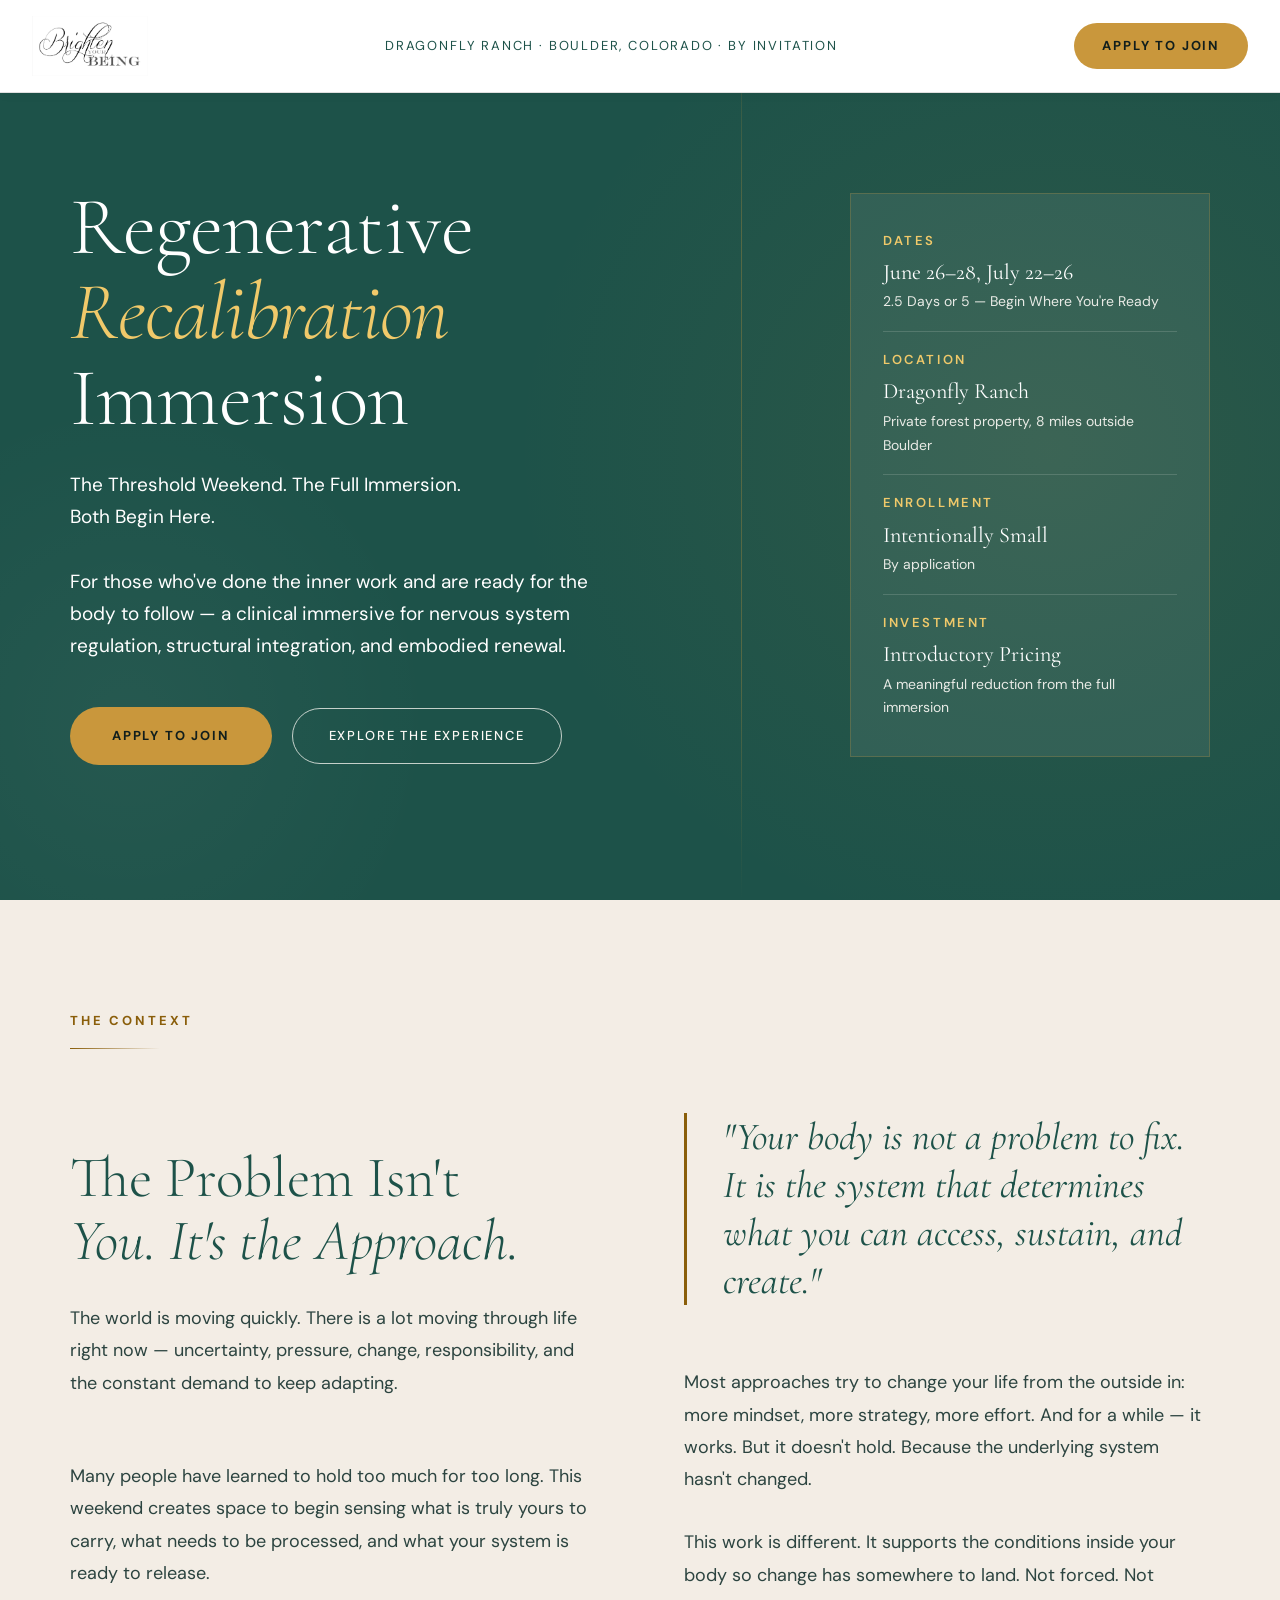
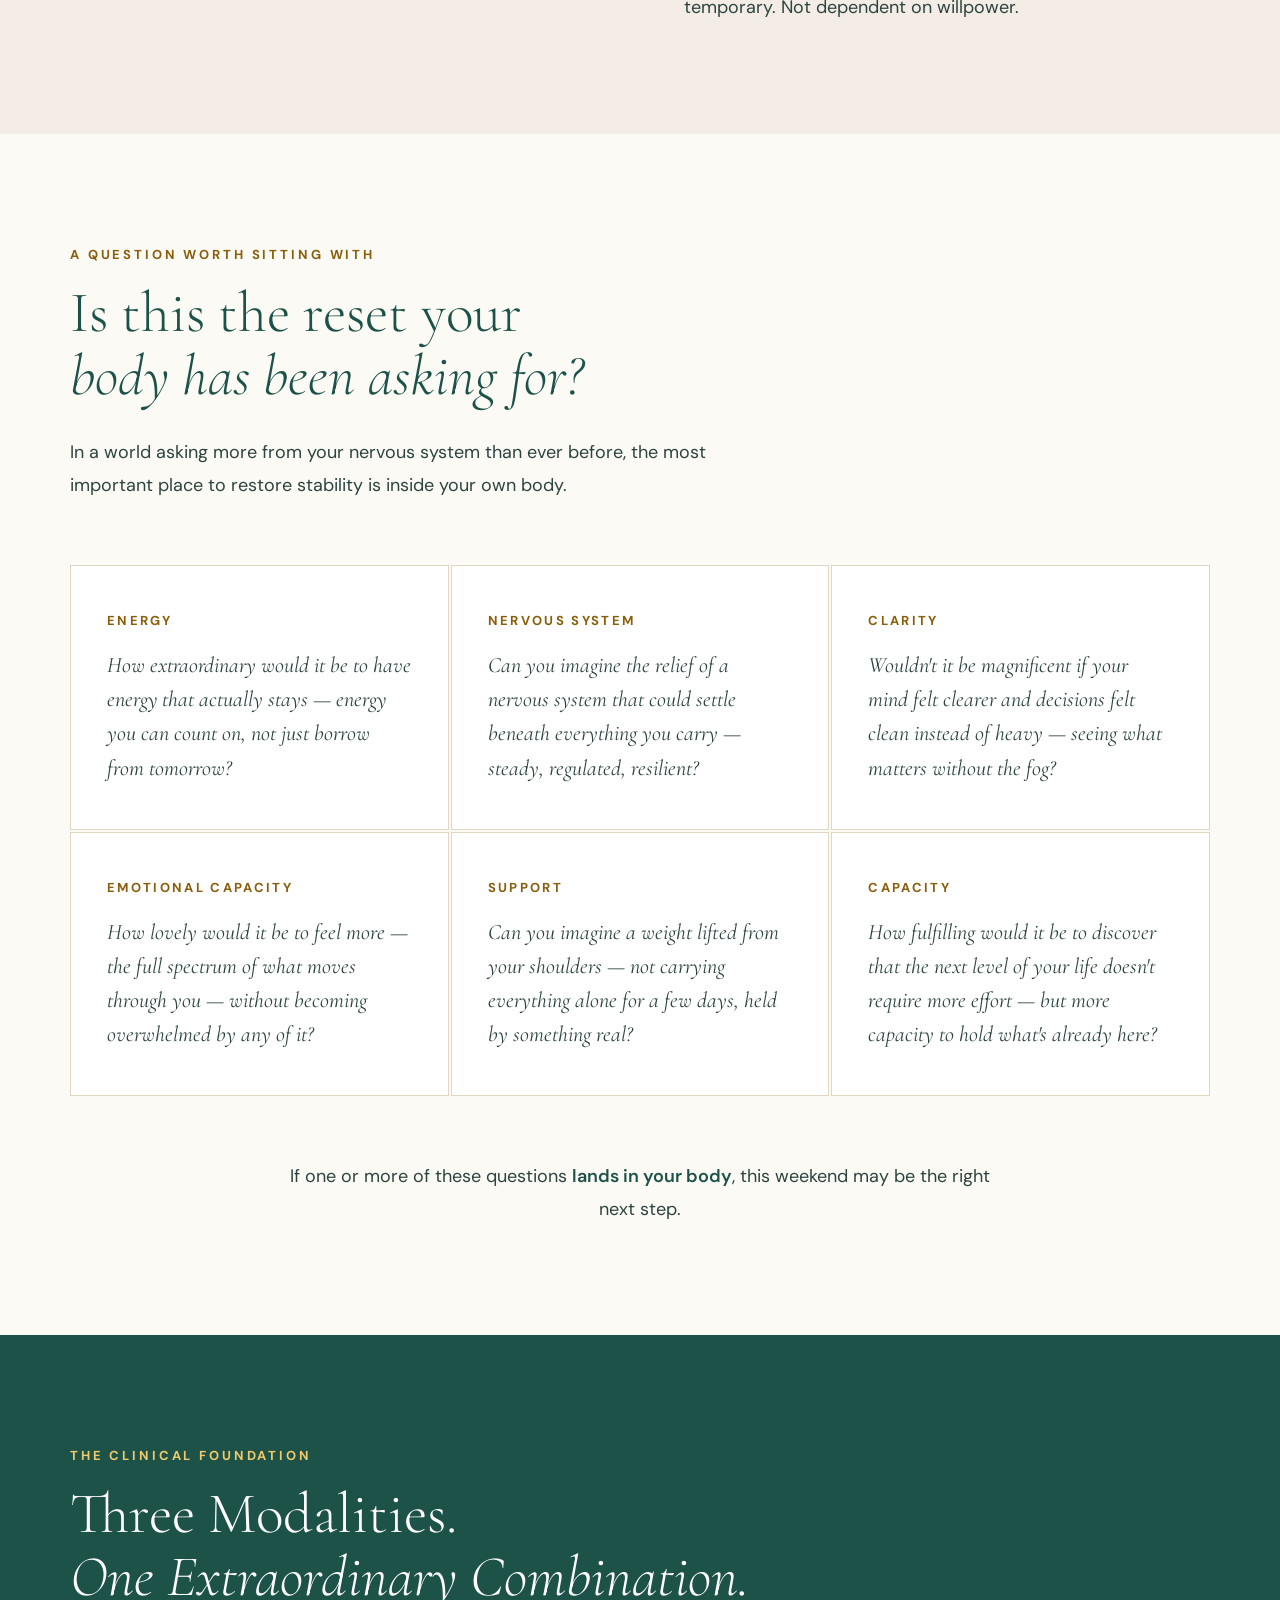
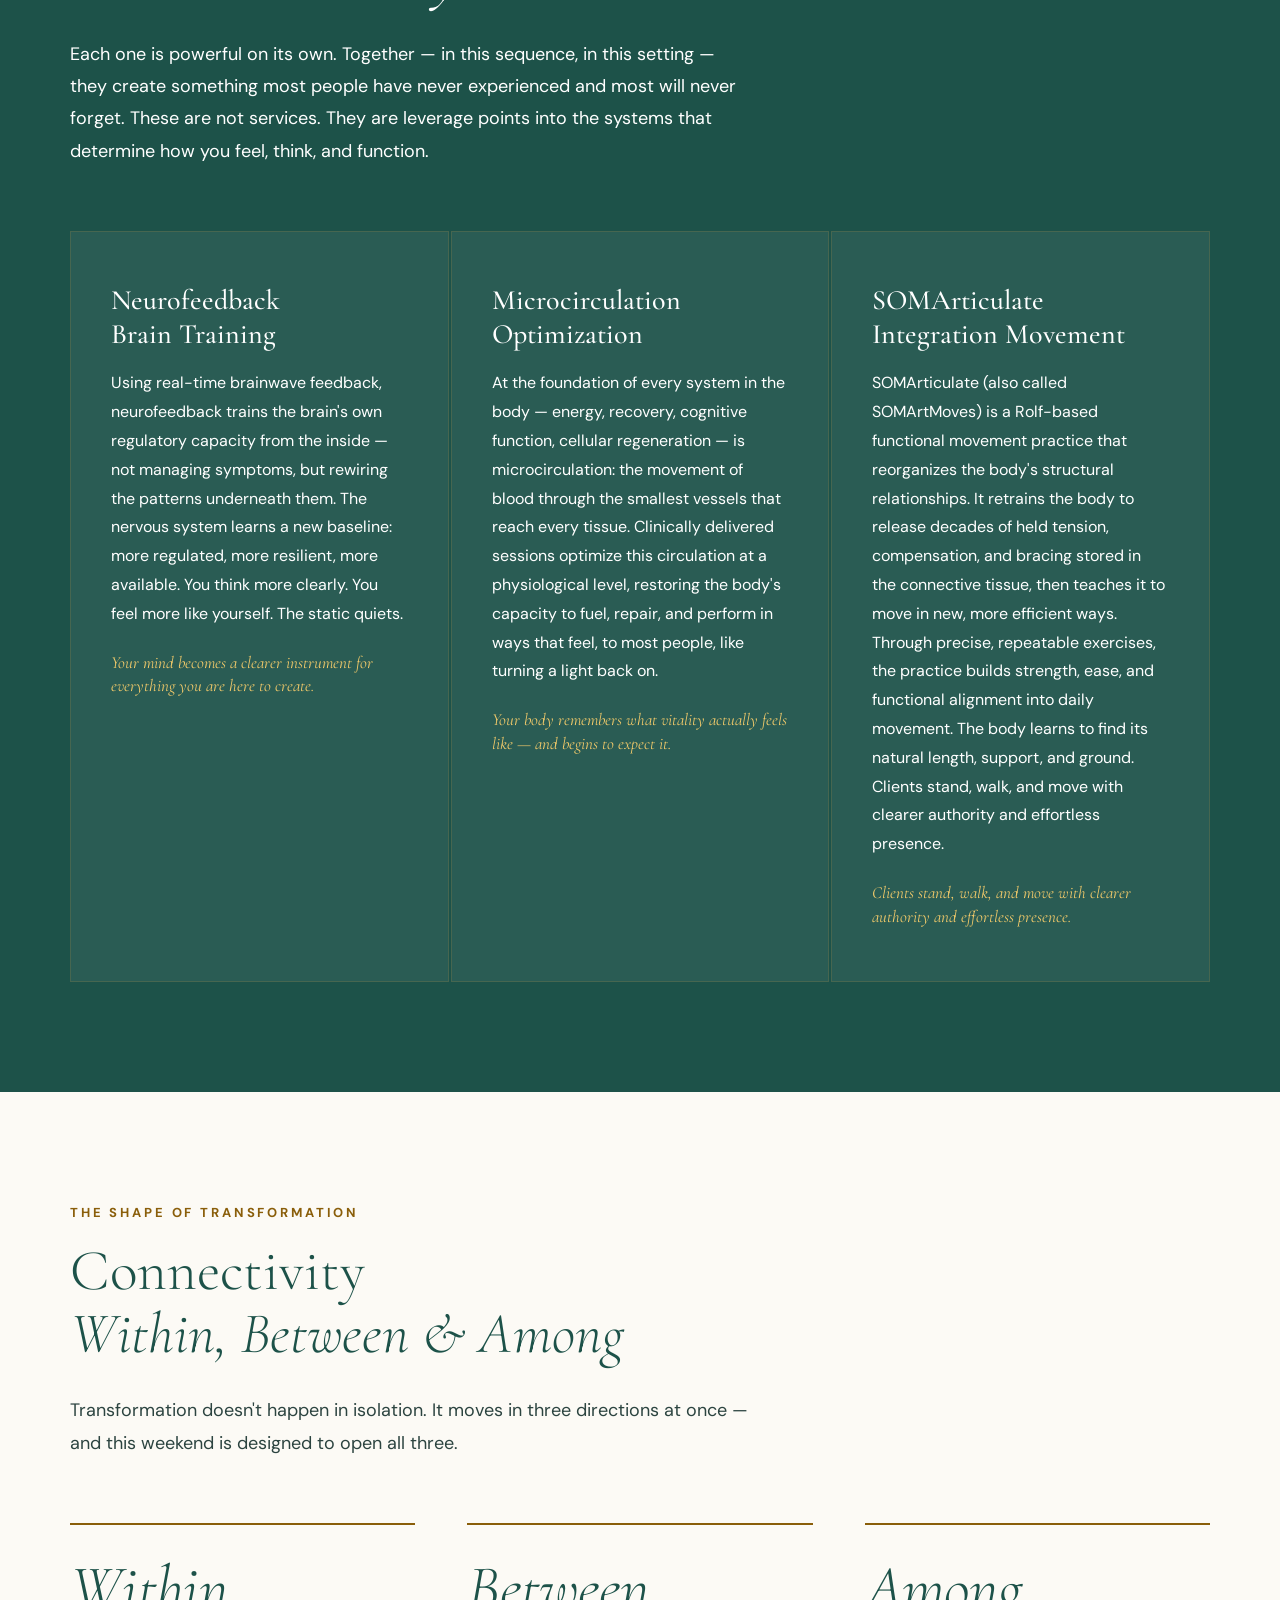
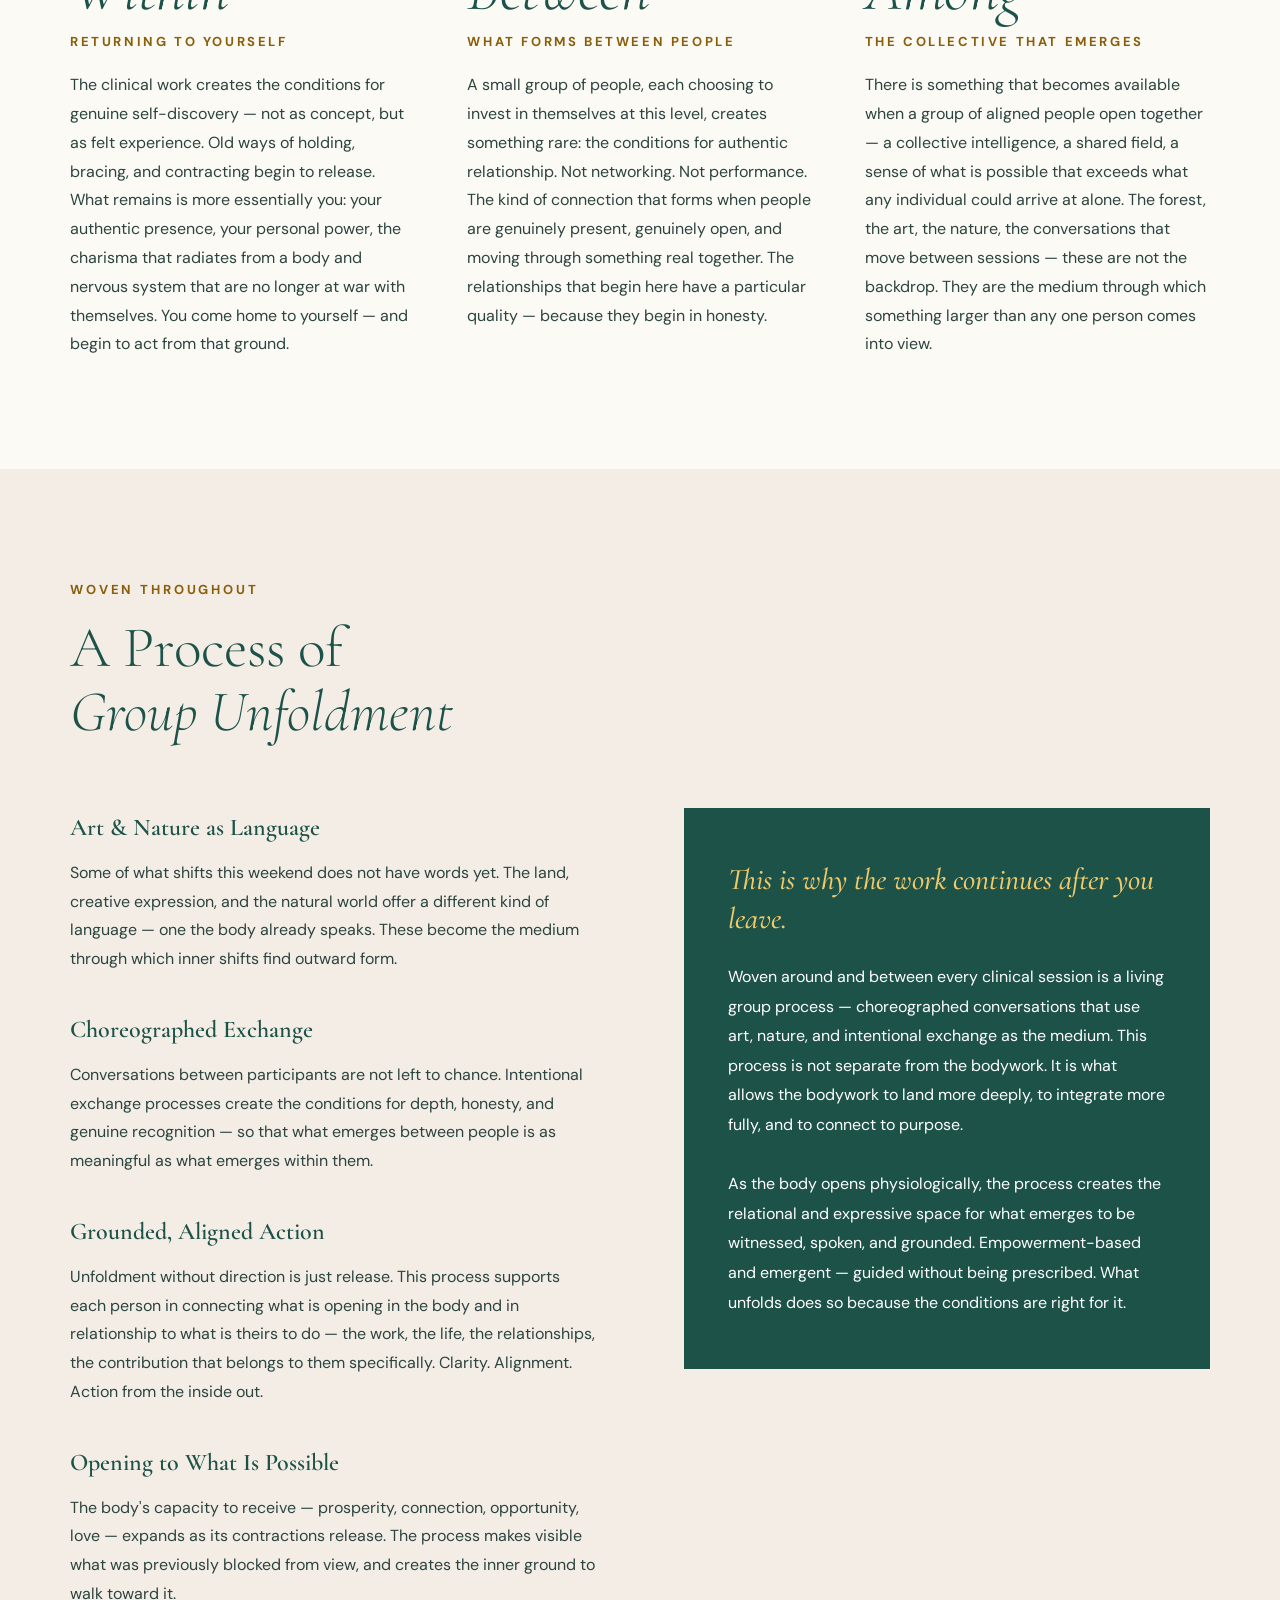
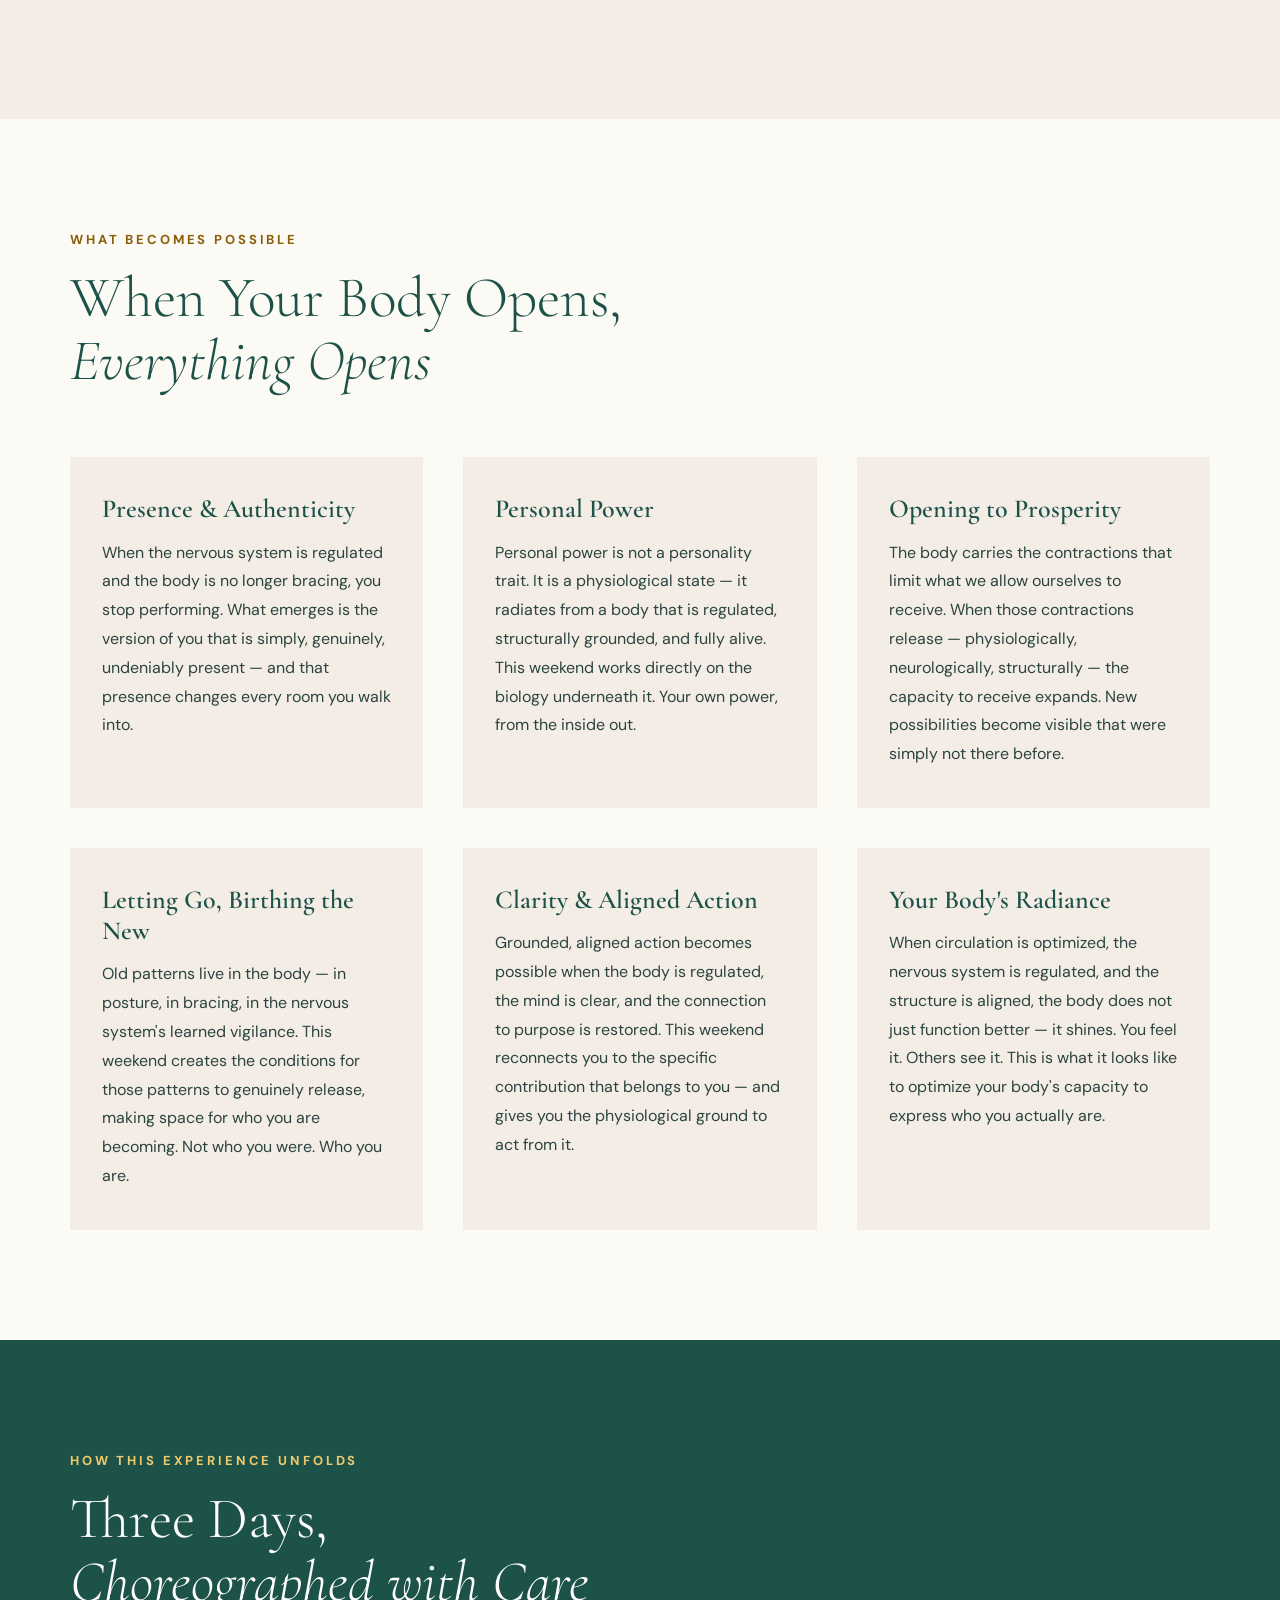
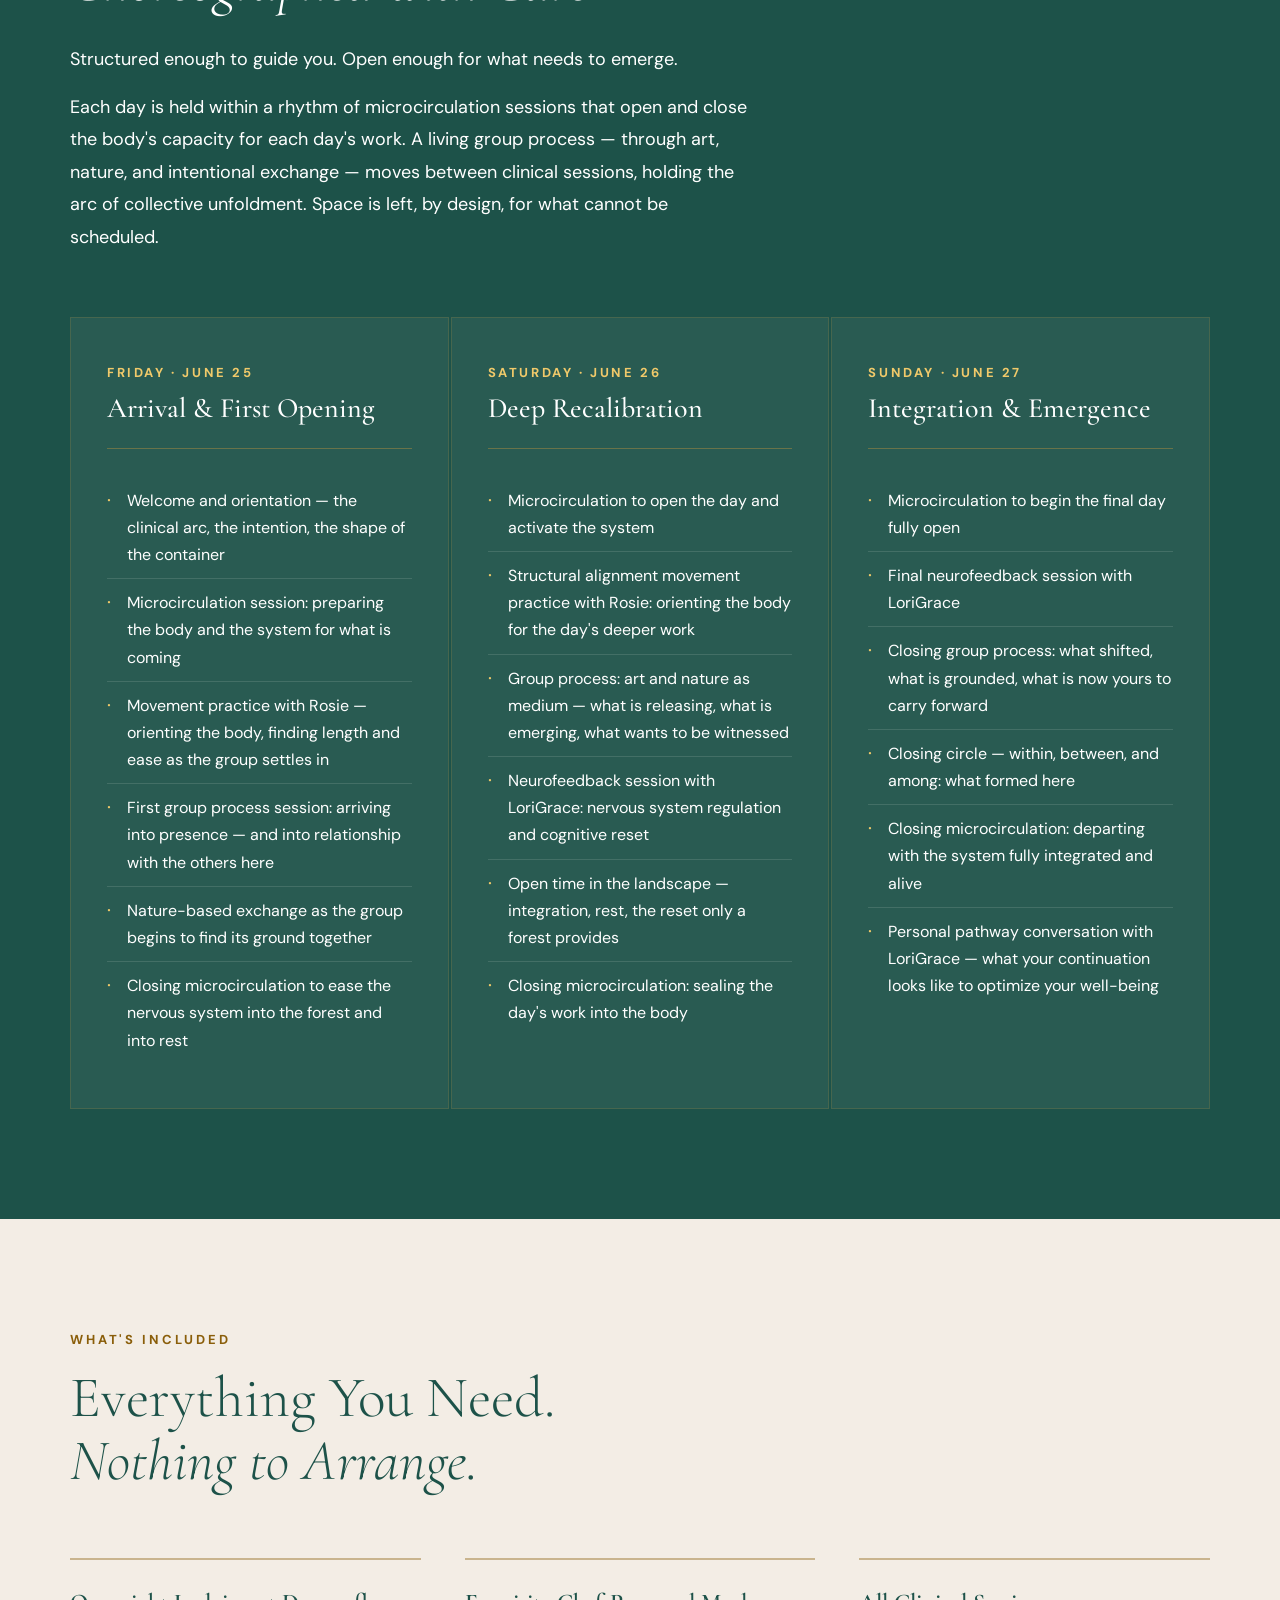
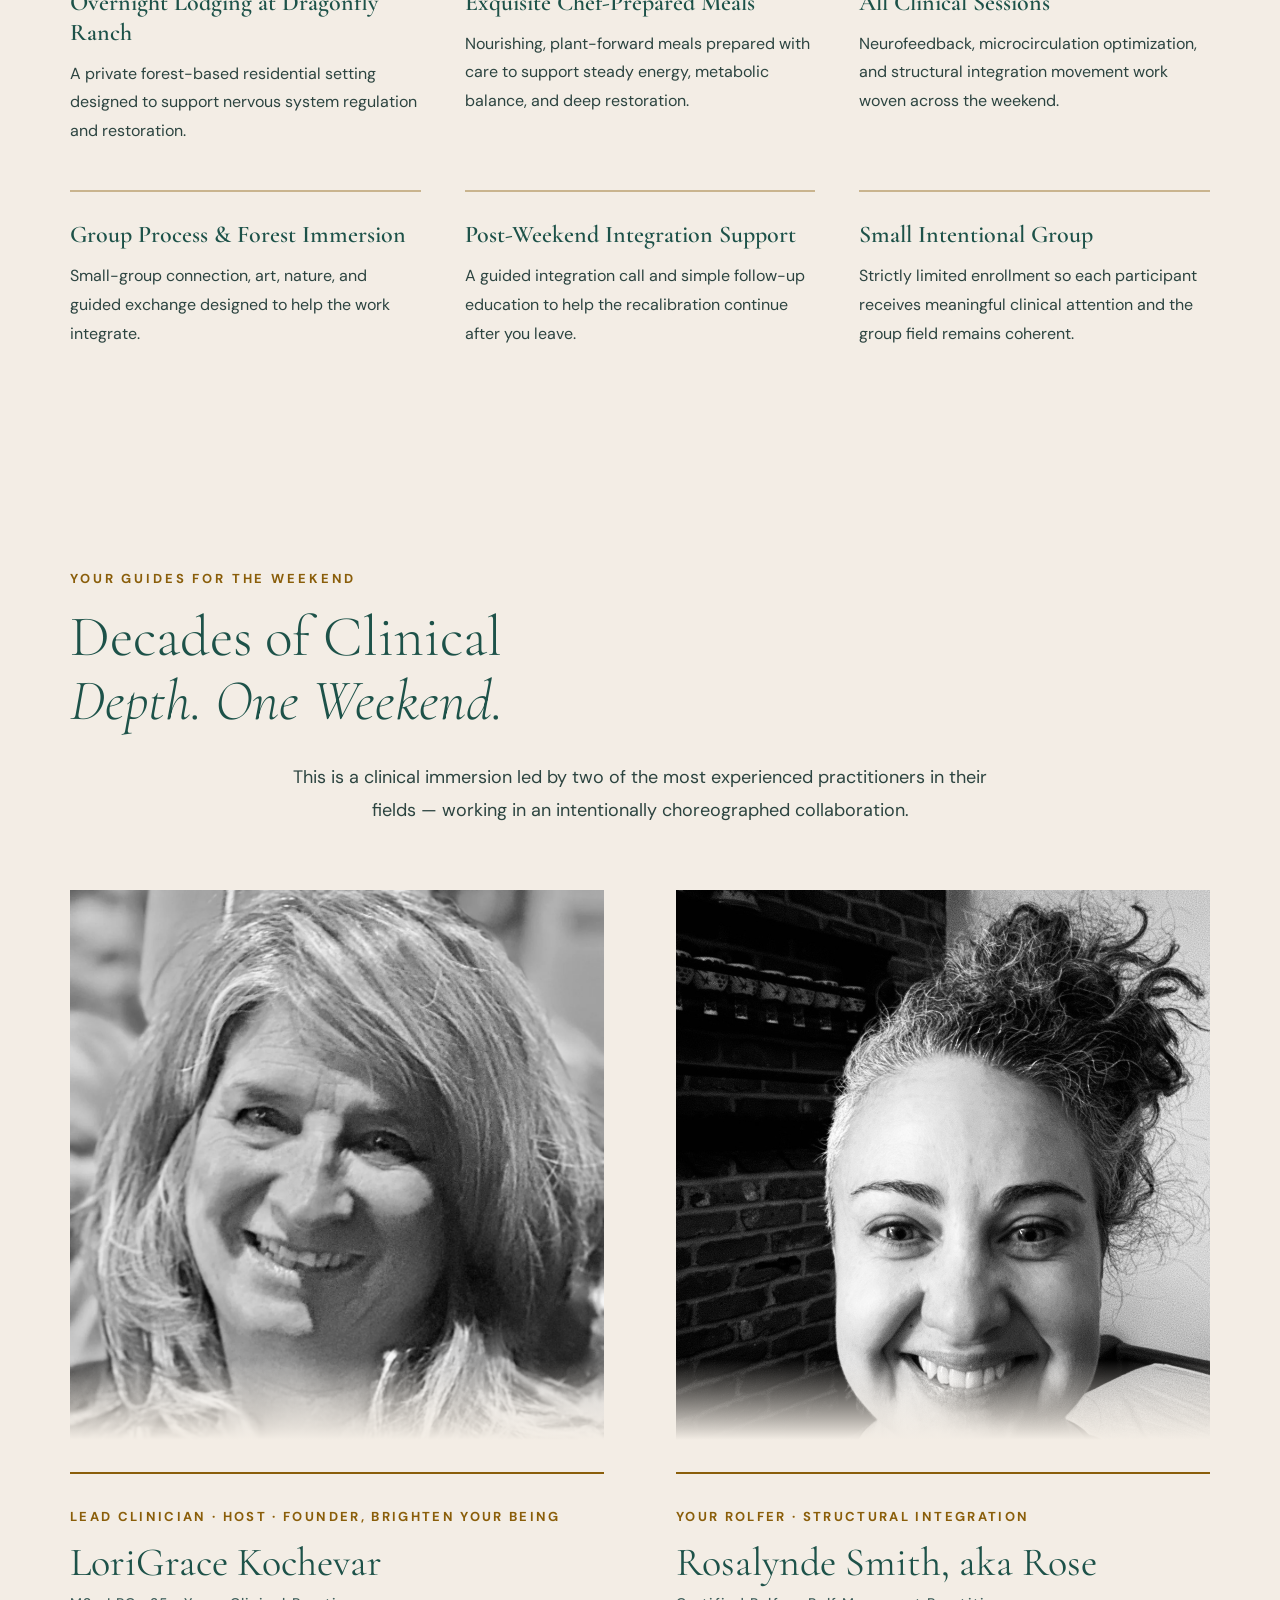
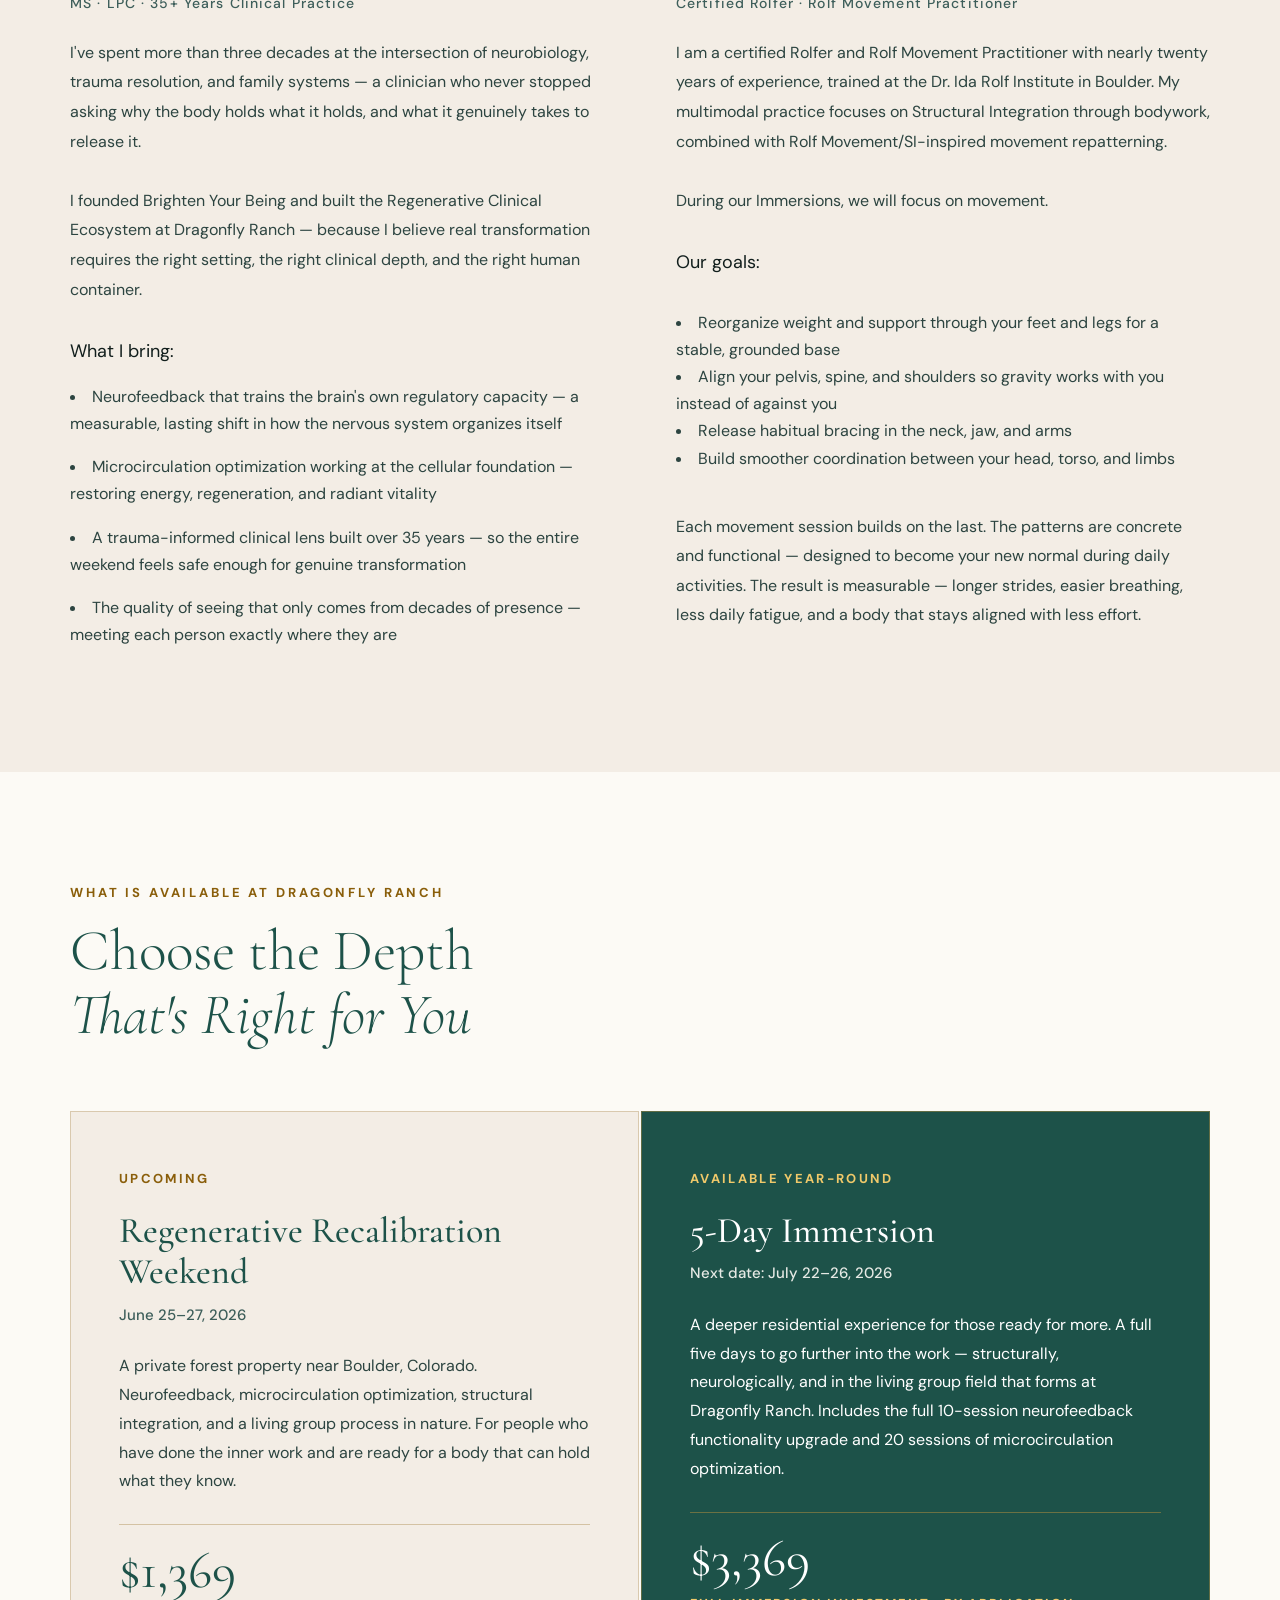
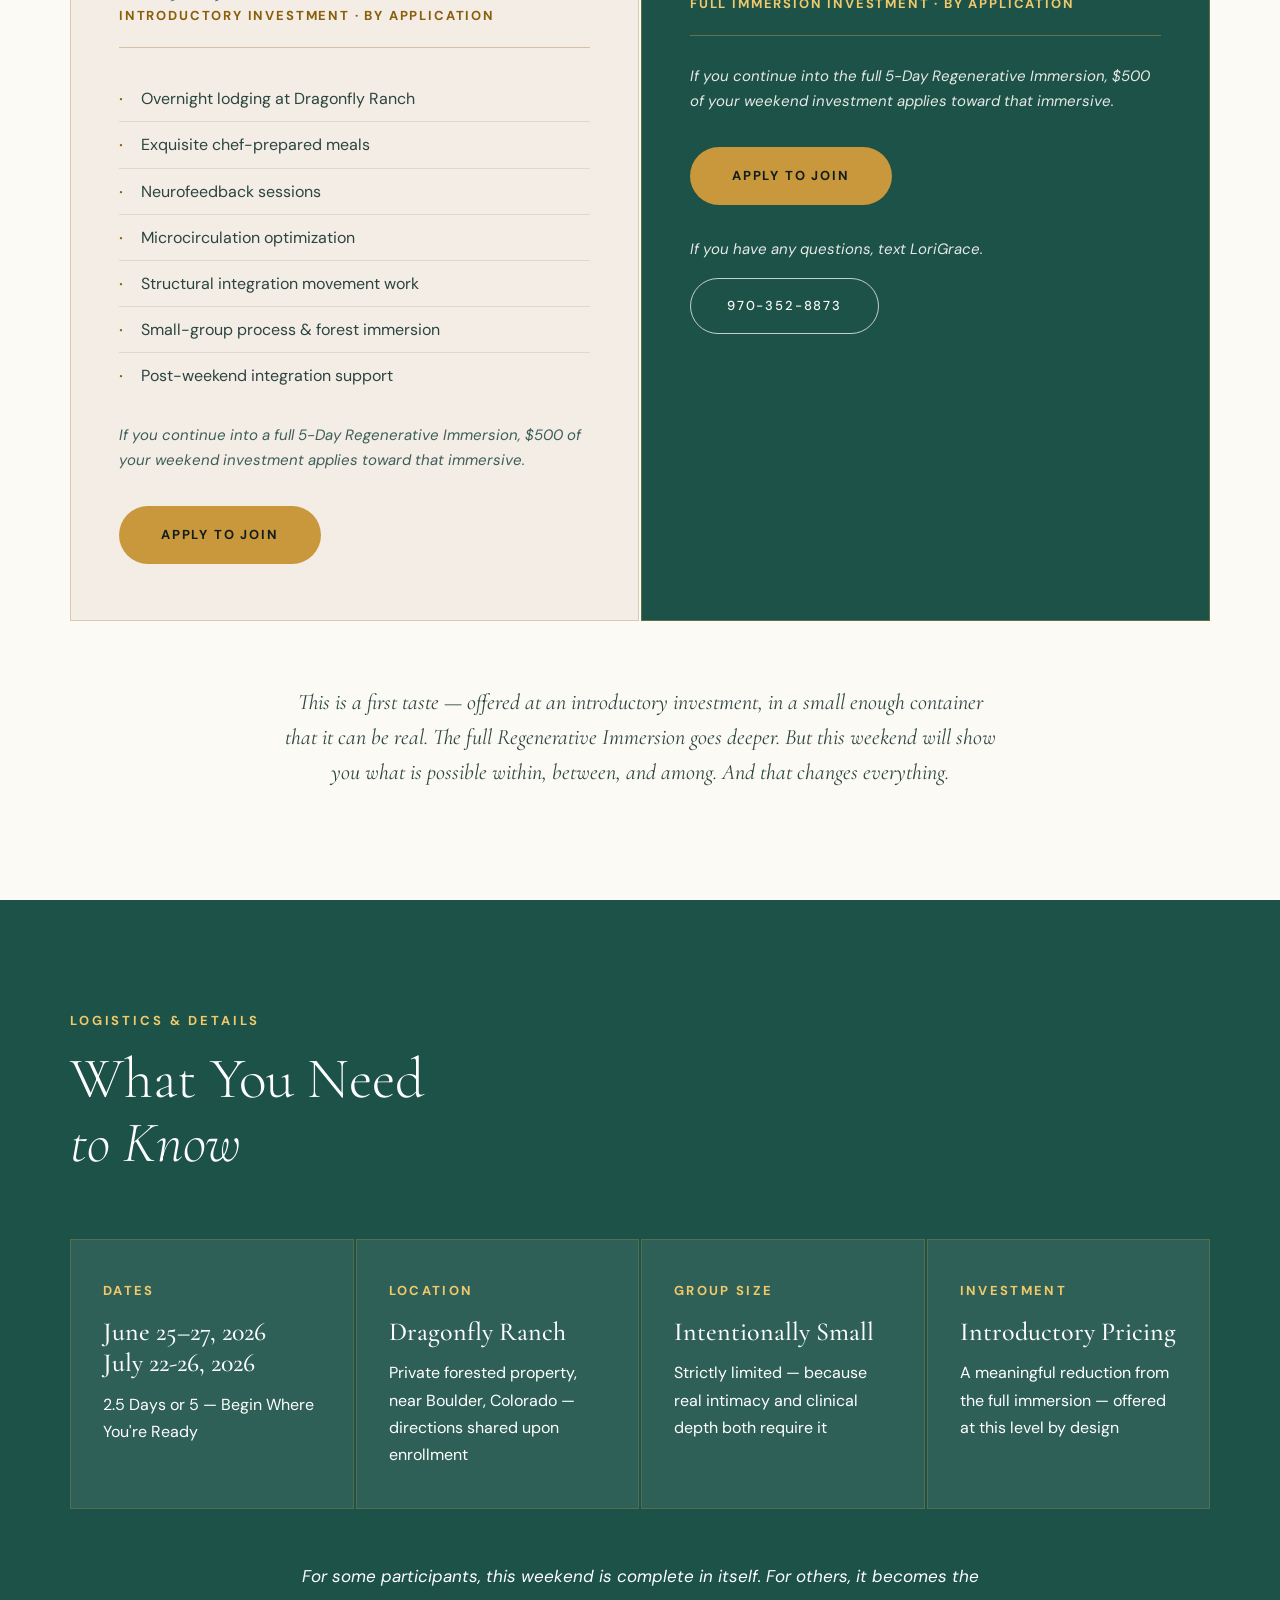
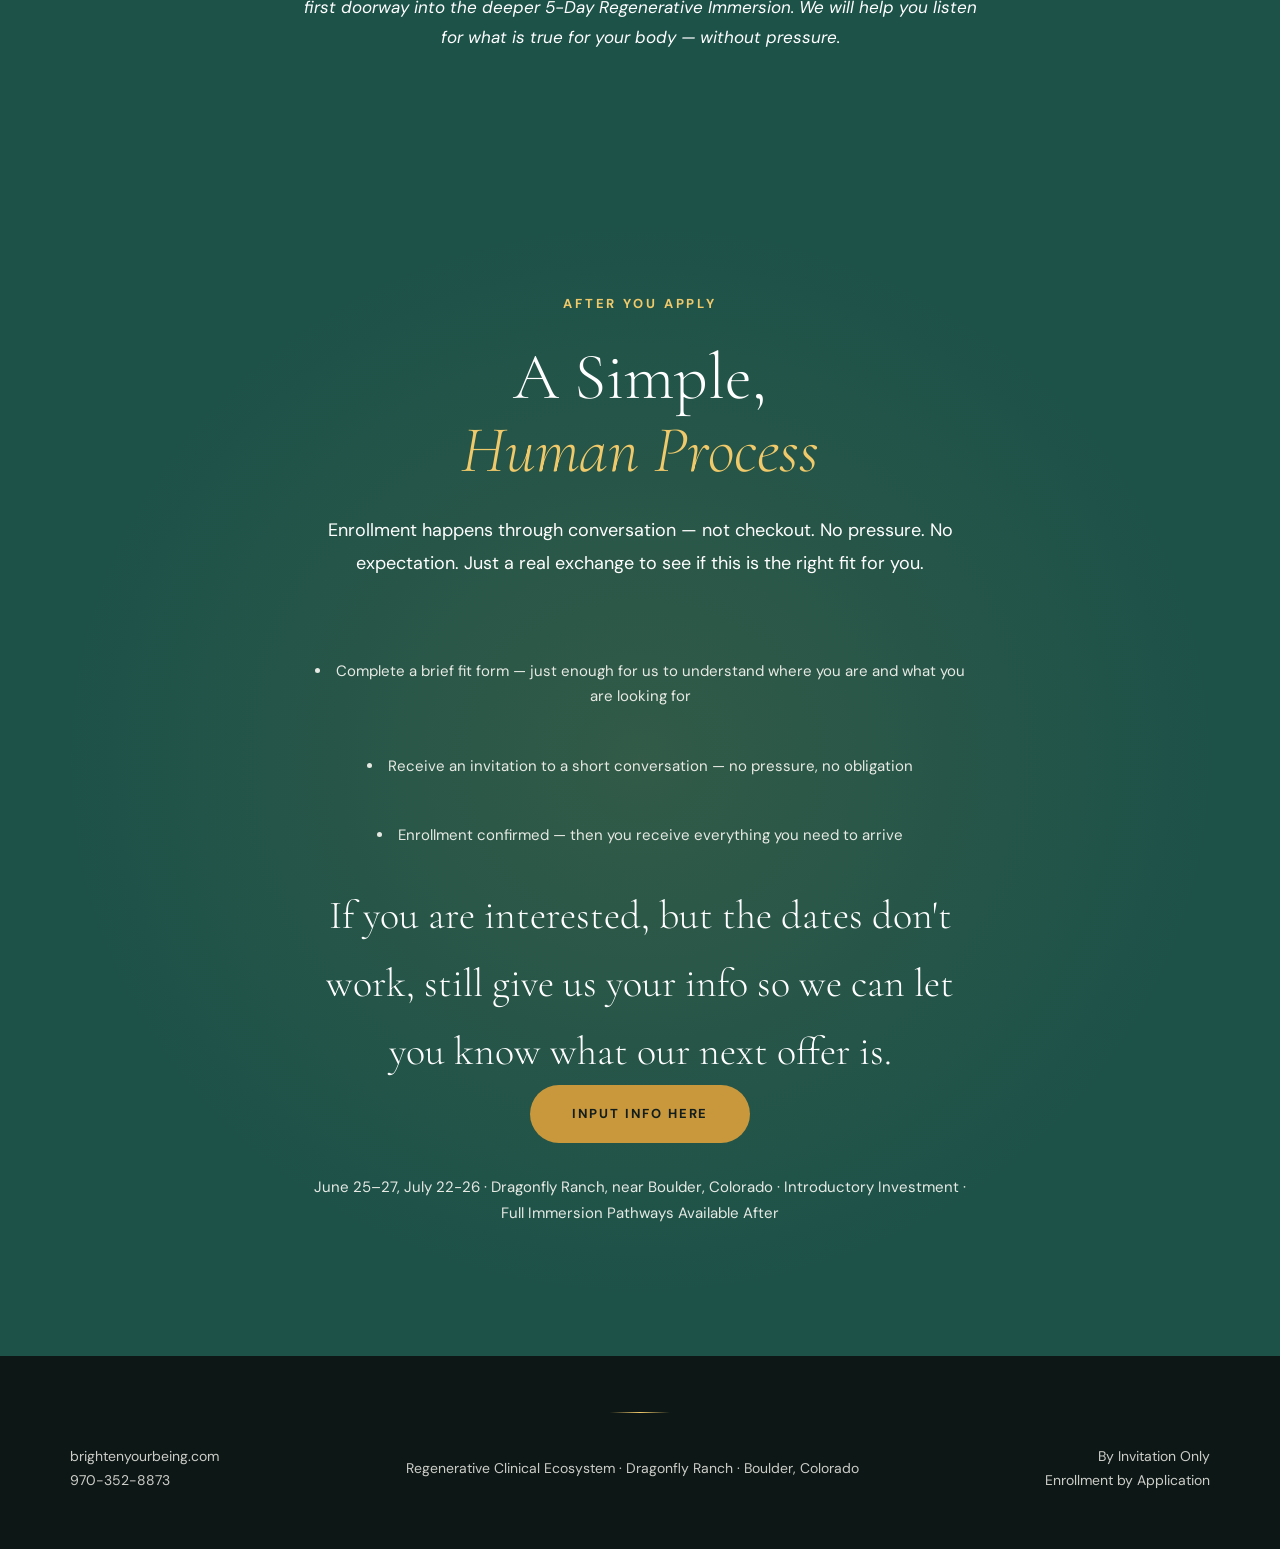
<file: index.html>
<!DOCTYPE html>
<html lang="en">
<head>
<meta charset="UTF-8">
<meta name="viewport" content="width=device-width, initial-scale=1.0">
<title>Regenerative Recalibration Weekend · Dragonfly Ranch</title>
<link href="https://fonts.googleapis.com/css2?family=Cormorant+Garamond:ital,wght@0,300;0,400;0,500;0,600;1,300;1,400;1,500;1,600&family=DM+Sans:wght@300;400;500&display=swap" rel="stylesheet">
<link rel="stylesheet" href="regenerativeweekend.css">
</head>
<body>

<nav class="topbar">
  <img class="topbar-brand" src="BYBLogo.png" alt="Brighten Your Being Logo"></img>
  <span class="topbar-detail">Dragonfly Ranch · Boulder, Colorado · By Invitation</span>
  <a href="https://info.brightenyourbeing.com/widget/survey/8J2h2x6CcT0ioehCpc5W" class="btn-primary" style="font-size:13px; padding:12px 28px;" target="_blank" rel="noopener noreferrer">Apply to Join</a>
</nav>

<section class="hero">
  <div class="hero-inner">
    <div class="hero-left">
      <h1 class="hero-title">
        Regenerative<br>
        <em>Recalibration</em><br>
        Immersion
      </h1>
      <p class="hero-subhead">
        The Threshold Weekend. The Full Immersion. <br>Both Begin Here.<br>
        <br>
        For those who've done the inner work and are ready for the body to follow — a clinical immersive for nervous system regulation, structural integration, and embodied renewal.
      </p>
      <div class="hero-cta-row">
        <a href="https://info.brightenyourbeing.com/widget/survey/8J2h2x6CcT0ioehCpc5W" class="btn-primary" target="_blank" rel="noopener noreferrer">Apply to Join</a>
        <a href="#experience" class="btn-outline">Explore the Experience</a>
      </div>
    </div>
    <div class="hero-panel">
      <div class="hero-panel-item">
        <h2 class="panel-label">Dates</h2>
        <h3 class="panel-value">June 26–28, July 22–26</h3>
        <p class="panel-sub">2.5 Days or 5 — Begin Where You're Ready</p>
      </div>
      <div class="hero-panel-item">
        <h2 class="panel-label">Location</h2>
        <h3 class="panel-value">Dragonfly Ranch</h3>
        <p class="panel-sub">Private forest property, 8 miles outside Boulder</p>
      </div>
      <div class="hero-panel-item">
        <h2 class="panel-label">Enrollment</h2>
        <h3 class="panel-value">Intentionally Small</h3>
        <p class="panel-sub">By application</p>
      </div>
      <div class="hero-panel-item">
        <h2 class="panel-label">Investment</h2>
        <h3 class="panel-value">Introductory Pricing</h3>
        <p class="panel-sub">A meaningful reduction from the full immersion</p>
      </div>
    </div>
  </div>
</section>

<section class="why-section" id="experience">
  <div class="section-inner">
    <p class="section-eyebrow fade-in">The Context</p>
    <hr class="divider">
    <div class="why-grid">
      <div class="fade-in">
        <h2 class="section-title">The Problem Isn't<br><em>You. It's the Approach.</em></h2>
        <p class="section-body">The world is moving quickly. There is a lot moving through life right now — uncertainty, pressure, change, responsibility, and the constant demand to keep adapting.</p>
        <br><br>
        <p class="section-body">Many people have learned to hold too much for too long. This weekend creates space to begin sensing what is truly yours to carry, what needs to be processed, and what your system is ready to release.</p>
      </div>
      <div class="fade-in">
        <p class="why-quote">"Your body is not a problem to fix. It is the system that determines what you can access, sustain, and create."</p>
        <br><br>
        <p class="section-body">Most approaches try to change your life from the outside in: more mindset, more strategy, more effort. And for a while — it works. But it doesn't hold. Because the underlying system hasn't changed.</p>
        <br>
        <p class="section-body">This work is different. It supports the conditions inside your body so change has somewhere to land. Not forced. Not temporary. Not dependent on willpower.</p>
      </div>
    </div>
  </div>
</section>

<section class="questions-section">
  <div class="section-inner">
    <p class="section-eyebrow fade-in">A Question Worth Sitting With</p>
    <h2 class="section-title fade-in">Is this the reset your<br><em>body has been asking for?</em></h2>
    <p class="section-body fade-in" style="max-width:680px; margin-bottom:0;">In a world asking more from your nervous system than ever before, the most important place to restore stability is inside your own body.</p>
    <div class="questions-grid">
      <div class="question-card fade-in">
        <span class="question-label">Energy</span>
        <p class="question-body">How extraordinary would it be to have energy that actually stays — energy you can count on, not just borrow from tomorrow?</p>
      </div>
      <div class="question-card fade-in">
        <span class="question-label">Nervous System</span>
        <p class="question-body">Can you imagine the relief of a nervous system that could settle beneath everything you carry — steady, regulated, resilient?</p>
      </div>
      <div class="question-card fade-in">
        <span class="question-label">Clarity</span>
        <p class="question-body">Wouldn't it be magnificent if your mind felt clearer and decisions felt clean instead of heavy — seeing what matters without the fog?</p>
      </div>
      <div class="question-card fade-in">
        <span class="question-label">Emotional Capacity</span>
        <p class="question-body">How lovely would it be to feel more — the full spectrum of what moves through you — without becoming overwhelmed by any of it?</p>
      </div>
      <div class="question-card fade-in">
        <span class="question-label">Support</span>
        <p class="question-body">Can you imagine a weight lifted from your shoulders — not carrying everything alone for a few days, held by something real?</p>
      </div>
      <div class="question-card fade-in">
        <span class="question-label">Capacity</span>
        <p class="question-body">How fulfilling would it be to discover that the next level of your life doesn't require more effort — but more capacity to hold what's already here?</p>
      </div>
    </div>
    <div class="questions-footer fade-in">
      <p>If one or more of these questions <strong>lands in your body</strong>, this weekend may be the right next step.</p>
    </div>
  </div>
</section>

<section class="modalities-section">
  <div class="section-inner">
    <p class="section-eyebrow fade-in">The Clinical Foundation</p>
    <h2 class="section-title fade-in">Three Modalities.<br><em>One Extraordinary Combination.</em></h2>
    <p class="section-body fade-in">Each one is powerful on its own. Together — in this sequence, in this setting — they create something most people have never experienced and most will never forget. These are not services. They are leverage points into the systems that determine how you feel, think, and function.</p>
    <div class="modalities-grid">
      <div class="modality-card fade-in">
        <h3 class="modality-title">Neurofeedback<br>Brain Training</h3>
        <p class="modality-body">Using real-time brainwave feedback, neurofeedback trains the brain's own regulatory capacity from the inside — not managing symptoms, but rewiring the patterns underneath them. The nervous system learns a new baseline: more regulated, more resilient, more available. You think more clearly. You feel more like yourself. The static quiets.</p>
        <p class="modality-close">Your mind becomes a clearer instrument for everything you are here to create.</p>
      </div>
      <div class="modality-card fade-in">
        <h3 class="modality-title">Microcirculation<br>Optimization</h3>
        <p class="modality-body">At the foundation of every system in the body — energy, recovery, cognitive function, cellular regeneration — is microcirculation: the movement of blood through the smallest vessels that reach every tissue. Clinically delivered sessions optimize this circulation at a physiological level, restoring the body's capacity to fuel, repair, and perform in ways that feel, to most people, like turning a light back on.</p>
        <p class="modality-close">Your body remembers what vitality actually feels like — and begins to expect it.</p>
      </div>
      <div class="modality-card fade-in">
        <h3 class="modality-title">SOMArticulate<br>Integration Movement</h3>
        <p class="modality-body">SOMArticulate (also called SOMArtMoves) is a Rolf-based functional movement practice that reorganizes the body's structural relationships. It retrains the body to release decades of held tension, compensation, and bracing stored in the connective tissue, then teaches it to move in new, more efficient ways.
Through precise, repeatable exercises, the practice builds strength, ease, and functional alignment into daily movement. The body learns to find its natural length, support, and ground.
Clients stand, walk, and move with clearer authority and effortless presence.
</p>
        <p class="modality-close">Clients stand, walk, and move with clearer authority and effortless presence.</p>
      </div>
    </div>
  </div>
</section>

<section class="connectivity-section">
  <div class="section-inner">
    <p class="section-eyebrow fade-in">The Shape of Transformation</p>
    <h2 class="section-title fade-in">Connectivity<br><em>Within, Between &amp; Among</em></h2>
    <p class="section-body fade-in">Transformation doesn't happen in isolation. It moves in three directions at once — and this weekend is designed to open all three.</p>
    <div class="connectivity-grid">
      <div class="conn-card fade-in">
        <h2 class="conn-direction">Within</h2>
        <p class="conn-subtitle">Returning to Yourself</p>
        <p class="conn-body">The clinical work creates the conditions for genuine self-discovery — not as concept, but as felt experience. Old ways of holding, bracing, and contracting begin to release. What remains is more essentially you: your authentic presence, your personal power, the charisma that radiates from a body and nervous system that are no longer at war with themselves. You come home to yourself — and begin to act from that ground.</p>
      </div>
      <div class="conn-card fade-in">
        <h2 class="conn-direction">Between</h2>
        <p class="conn-subtitle">What Forms Between People</p>
        <p class="conn-body">A small group of people, each choosing to invest in themselves at this level, creates something rare: the conditions for authentic relationship. Not networking. Not performance. The kind of connection that forms when people are genuinely present, genuinely open, and moving through something real together. The relationships that begin here have a particular quality — because they begin in honesty.</p>
      </div>
      <div class="conn-card fade-in">
        <h2 class="conn-direction">Among</h2>
        <p class="conn-subtitle">The Collective That Emerges</p>
        <p class="conn-body">There is something that becomes available when a group of aligned people open together — a collective intelligence, a shared field, a sense of what is possible that exceeds what any individual could arrive at alone. The forest, the art, the nature, the conversations that move between sessions — these are not the backdrop. They are the medium through which something larger than any one person comes into view.</p>
      </div>
    </div>
  </div>
</section>

<section class="process-section">
  <div class="section-inner">
    <p class="section-eyebrow fade-in">Woven Throughout</p>
    <h2 class="section-title fade-in">A Process of<br><em>Group Unfoldment</em></h2>
    <div class="process-grid">
      <div class="process-items">
        <div class="process-item fade-in">
          <div>
            <h2 class="process-item-title">Art &amp; Nature as Language</h2>
            <p class="process-item-body">Some of what shifts this weekend does not have words yet. The land, creative expression, and the natural world offer a different kind of language — one the body already speaks. These become the medium through which inner shifts find outward form.</p>
          </div>
        </div>
        <div class="process-item fade-in">
          <div>
            <h2 class="process-item-title">Choreographed Exchange</h2>
            <p class="process-item-body">Conversations between participants are not left to chance. Intentional exchange processes create the conditions for depth, honesty, and genuine recognition — so that what emerges between people is as meaningful as what emerges within them.</p>
          </div>
        </div>
        <div class="process-item fade-in">
          <div>
            <h2 class="process-item-title">Grounded, Aligned Action</h2>
            <p class="process-item-body">Unfoldment without direction is just release. This process supports each person in connecting what is opening in the body and in relationship to what is theirs to do — the work, the life, the relationships, the contribution that belongs to them specifically. Clarity. Alignment. Action from the inside out.</p>
          </div>
        </div>
        <div class="process-item fade-in">
          <div>
            <h2 class="process-item-title">Opening to What Is Possible</h2>
            <p class="process-item-body">The body's capacity to receive — prosperity, connection, opportunity, love — expands as its contractions release. The process makes visible what was previously blocked from view, and creates the inner ground to walk toward it.</p>
          </div>
        </div>
      </div>
      <div class="process-aside fade-in">
        <h2 class="process-aside-title">This is why the work continues after you leave.</h2>
        <p class="process-aside-body">Woven around and between every clinical session is a living group process — choreographed conversations that use art, nature, and intentional exchange as the medium. This process is not separate from the bodywork. It is what allows the bodywork to land more deeply, to integrate more fully, and to connect to purpose.<br><br>As the body opens physiologically, the process creates the relational and expressive space for what emerges to be witnessed, spoken, and grounded. Empowerment-based and emergent — guided without being prescribed. What unfolds does so because the conditions are right for it.</p>
      </div>
    </div>
  </div>
</section>

<section class="possible-section">
  <div class="section-inner">
    <p class="section-eyebrow fade-in">What Becomes Possible</p>
    <h2 class="section-title fade-in">When Your Body Opens,<br><em>Everything Opens</em></h2>
    <div class="possible-grid">
      <div class="possible-card fade-in">
        <h3 class="possible-card-title">Presence &amp; Authenticity</h3>
        <p class="possible-card-body">When the nervous system is regulated and the body is no longer bracing, you stop performing. What emerges is the version of you that is simply, genuinely, undeniably present — and that presence changes every room you walk into.</p>
      </div>
      <div class="possible-card fade-in">
        <h3 class="possible-card-title">Personal Power</h3>
        <p class="possible-card-body">Personal power is not a personality trait. It is a physiological state — it radiates from a body that is regulated, structurally grounded, and fully alive. This weekend works directly on the biology underneath it. Your own power, from the inside out.</p>
      </div>
      <div class="possible-card fade-in">
        <h3 class="possible-card-title">Opening to Prosperity</h3>
        <p class="possible-card-body">The body carries the contractions that limit what we allow ourselves to receive. When those contractions release — physiologically, neurologically, structurally — the capacity to receive expands. New possibilities become visible that were simply not there before.</p>
      </div>
      <div class="possible-card fade-in">
        <h3 class="possible-card-title">Letting Go, Birthing the New</h3>
        <p class="possible-card-body">Old patterns live in the body — in posture, in bracing, in the nervous system's learned vigilance. This weekend creates the conditions for those patterns to genuinely release, making space for who you are becoming. Not who you were. Who you are.</p>
      </div>
      <div class="possible-card fade-in">
        <h3 class="possible-card-title">Clarity &amp; Aligned Action</h3>
        <p class="possible-card-body">Grounded, aligned action becomes possible when the body is regulated, the mind is clear, and the connection to purpose is restored. This weekend reconnects you to the specific contribution that belongs to you — and gives you the physiological ground to act from it.</p>
      </div>
      <div class="possible-card fade-in">
        <h3 class="possible-card-title">Your Body's Radiance</h3>
        <p class="possible-card-body">When circulation is optimized, the nervous system is regulated, and the structure is aligned, the body does not just function better — it shines. You feel it. Others see it. This is what it looks like to optimize your body's capacity to express who you actually are.</p>
      </div>
    </div>
  </div>
</section>

<section class="schedule-section">
  <div class="section-inner">
    <p class="section-eyebrow fade-in">How This Experience Unfolds</p>
    <h2 class="section-title fade-in">Three Days,<br><em>Choreographed with Care</em></h2>
    <p class="section-body fade-in">Structured enough to guide you. Open enough for what needs to emerge.</p>
    <p class="section-body fade-in" style="margin-top:1rem;">Each day is held within a rhythm of microcirculation sessions that open and close the body's capacity for each day's work. A living group process — through art, nature, and intentional exchange — moves between clinical sessions, holding the arc of collective unfoldment. Space is left, by design, for what cannot be scheduled.</p>
    <div class="schedule-grid">
      <div class="schedule-day fade-in">
        <div class="day-header">
          <p class="day-label">Friday · June 25</p>
          <h3 class="day-title">Arrival &amp; First Opening</h3>
        </div>
        <ul class="day-items">
          <li>Welcome and orientation — the clinical arc, the intention, the shape of the container</li>
          <li>Microcirculation session: preparing the body and the system for what is coming</li>
          <li>Movement practice with Rosie — orienting the body, finding length and ease as the group settles in</li>
          <li>First group process session: arriving into presence — and into relationship with the others here</li>
          <li>Nature-based exchange as the group begins to find its ground together</li>
          <li>Closing microcirculation to ease the nervous system into the forest and into rest</li>
        </ul>
      </div>
      <div class="schedule-day fade-in">
        <div class="day-header">
          <p class="day-label">Saturday · June 26</p>
          <h3 class="day-title">Deep Recalibration</h3>
        </div>
        <ul class="day-items">
          <li>Microcirculation to open the day and activate the system</li>
          <li>Structural alignment movement practice with Rosie: orienting the body for the day's deeper work</li>
          <li>Group process: art and nature as medium — what is releasing, what is emerging, what wants to be witnessed</li>
          <li>Neurofeedback session with LoriGrace: nervous system regulation and cognitive reset</li>
          <li>Open time in the landscape — integration, rest, the reset only a forest provides</li>
          <li>Closing microcirculation: sealing the day's work into the body</li>
        </ul>
      </div>
      <div class="schedule-day fade-in">
        <div class="day-header">
          <p class="day-label">Sunday · June 27</p>
          <h3 class="day-title">Integration &amp; Emergence</h3>
        </div>
        <ul class="day-items">
          <li>Microcirculation to begin the final day fully open</li>
          <li>Final neurofeedback session with LoriGrace</li>
          <li>Closing group process: what shifted, what is grounded, what is now yours to carry forward</li>
          <li>Closing circle — within, between, and among: what formed here</li>
          <li>Closing microcirculation: departing with the system fully integrated and alive</li>
          <li>Personal pathway conversation with LoriGrace — what your continuation looks like to optimize your well-being</li>
        </ul>
      </div>
    </div>
  </div>
</section>

<section class="included-section">
  <div class="section-inner">
    <p class="section-eyebrow fade-in">What's Included</p>
    <h2 class="section-title fade-in">Everything You Need.<br><em>Nothing to Arrange.</em></h2>
    <div class="included-grid">
      <div class="included-item fade-in">
        <h3 class="included-title">Overnight Lodging at Dragonfly Ranch</h3>
        <p class="included-body">A private forest-based residential setting designed to support nervous system regulation and restoration.</p>
      </div>
      <div class="included-item fade-in">
        <h3 class="included-title">Exquisite Chef-Prepared Meals</h3>
        <p class="included-body">Nourishing, plant-forward meals prepared with care to support steady energy, metabolic balance, and deep restoration.</p>
      </div>
      <div class="included-item fade-in">
        <h3 class="included-title">All Clinical Sessions</h3>
        <p class="included-body">Neurofeedback, microcirculation optimization, and structural integration movement work woven across the weekend.</p>
      </div>
      <div class="included-item fade-in">
        <h3 class="included-title">Group Process &amp; Forest Immersion</h3>
        <p class="included-body">Small-group connection, art, nature, and guided exchange designed to help the work integrate.</p>
      </div>
      <div class="included-item fade-in">
        <h3 class="included-title">Post-Weekend Integration Support</h3>
        <p class="included-body">A guided integration call and simple follow-up education to help the recalibration continue after you leave.</p>
      </div>
      <div class="included-item fade-in">
        <h3 class="included-title">Small Intentional Group</h3>
        <p class="included-body">Strictly limited enrollment so each participant receives meaningful clinical attention and the group field remains coherent.</p>
      </div>
    </div>
  </div>
</section>

<section class="clinicians-section">
  <div class="section-inner">
    <p class="section-eyebrow fade-in">Your Guides for the Weekend</p>
    <h2 class="section-title fade-in">Decades of Clinical<br><em>Depth. One Weekend.</em></h2>
    <p class="section-body fade-in" style="text-align:center; max-width:700px; margin:0 auto 3rem;">This is a clinical immersion led by two of the most experienced practitioners in their fields — working in an intentionally choreographed collaboration.</p>
    <div class="clinicians-grid">
      <div class="fade-in">
        <div class="clinician-photo-wrap">
          <img src="LoriGrace.png" alt="LoriGrace Kochevar">
        </div>
        <div class="clinician-border">
          <p class="clinician-role">Lead Clinician · Host · Founder, Brighten Your Being</p>
          <h3 class="clinician-name">LoriGrace Kochevar</h3>
          <p class="clinician-cred">MS · LPC · 35+ Years Clinical Practice</p>
          <p class="clinician-bio">I've spent more than three decades at the intersection of neurobiology, trauma resolution, and family systems — a clinician who never stopped asking why the body holds what it holds, and what it genuinely takes to release it.<br><br>I founded Brighten Your Being and built the Regenerative Clinical Ecosystem at Dragonfly Ranch — because I believe real transformation requires the right setting, the right clinical depth, and the right human container.</p>
          <div class="clinician-brings">
            <p>What I bring:</p>
            <div class="brings-item"><li class="brings-text">Neurofeedback that trains the brain's own regulatory capacity — a measurable, lasting shift in how the nervous system organizes itself</li></div>
            <div class="brings-item"><li class="brings-text">Microcirculation optimization working at the cellular foundation — restoring energy, regeneration, and radiant vitality</li></div>
            <div class="brings-item"><li class="brings-text">A trauma-informed clinical lens built over 35 years — so the entire weekend feels safe enough for genuine transformation</li></div>
            <div class="brings-item"><li class="brings-text">The quality of seeing that only comes from decades of presence — meeting each person exactly where they are</li></div>
          </div>
        </div>
      </div>
      <div class="fade-in">
        <div class="clinician-photo-wrap">
          <img src="Rosalynde.png" alt="Rosalynde Sara Smith">
        </div>
        <div class="clinician-border">
          <p class="clinician-role">Your Rolfer · Structural Integration</p>
          <h3 class="clinician-name">Rosalynde Smith, aka Rose</h3>
          <p class="clinician-cred">Certified Rolfer · Rolf Movement Practitioner</p>
          <p class="clinician-bio">I am a certified Rolfer and Rolf Movement Practitioner with nearly twenty years of experience, trained at the Dr. Ida Rolf Institute in Boulder. My multimodal practice focuses on Structural Integration through bodywork, combined with Rolf Movement/SI-inspired movement repatterning.<br><br>During our Immersions, we will focus on movement.</p>
          <div class="clinician-brings">
            <div><p>Our goals:</p><br>
            <div class="brings-item"><li class="brings-text">Reorganize weight and support through your feet and legs for a stable, grounded base</li></div>
            <div class="brings-item"><li class="brings-text">Align your pelvis, spine, and shoulders so gravity works with you instead of against you</li></div>
            <div class="brings-item"><li class="brings-text">Release habitual bracing in the neck, jaw, and arms</li></div>
            <div class="brings-item"><li class="brings-text">Build smoother coordination between your head, torso, and limbs</li></div>
          </div>
          <p class="clinician-bio" style="margin-top:1.5rem;">Each movement session builds on the last. The patterns are concrete and functional — designed to become your new normal during daily activities. The result is measurable — longer strides, easier breathing, less daily fatigue, and a body that stays aligned with less effort.</p>
        </div>
      </div>
    </div>
  </div>
</section>

<section class="offerings-section">
  <div class="section-inner">
    <p class="section-eyebrow fade-in">What Is Available at Dragonfly Ranch</p>
    <h2 class="section-title fade-in">Choose the Depth<br><em>That's Right for You</em></h2>
    <div class="offerings-grid">
      <div class="offering-card fade-in">
        <span class="offering-tag">Upcoming</span>
        <h3 class="offering-title">Regenerative Recalibration Weekend</h3>
        <span class="offering-dates">June 25–27, 2026</span>
        <p class="offering-body">A private forest property near Boulder, Colorado. Neurofeedback, microcirculation optimization, structural integration, and a living group process in nature. For people who have done the inner work and are ready for a body that can hold what they know.</p>
        <div class="offering-price-block">
          <span class="offering-price">$1,369</span>
          <span class="offering-price-label">Introductory Investment · By Application</span>
        </div>
        <ul class="offering-features">
          <li>Overnight lodging at Dragonfly Ranch</li>
          <li>Exquisite chef-prepared meals</li>
          <li>Neurofeedback sessions</li>
          <li>Microcirculation optimization</li>
          <li>Structural integration movement work</li>
          <li>Small-group process &amp; forest immersion</li>
          <li>Post-weekend integration support</li>
        </ul>
        <p class="offering-note">If you continue into a full 5-Day Regenerative Immersion, $500 of your weekend investment applies toward that immersive.</p>
        <a href="https://info.brightenyourbeing.com/widget/survey/8J2h2x6CcT0ioehCpc5W" class="btn-primary" style="margin-top:2rem; display:inline-block;" target="_blank" rel="noopener noreferrer">Apply to Join</a>
      </div>
      <div class="offering-card offering-card--alt fade-in">
        <span class="offering-tag">Available Year-Round</span>
        <h3 class="offering-title">5-Day Immersion</h3>
        <span class="offering-dates">Next date: July 22–26, 2026</span>
        <p class="offering-body">A deeper residential experience for those ready for more. A full five days to go further into the work — structurally, neurologically, and in the living group field that forms at Dragonfly Ranch. Includes the full 10-session neurofeedback functionality upgrade and 20 sessions of microcirculation optimization.</p>
        <div class="offering-price-block">
          <span class="offering-price">$3,369</span>
          <span class="offering-price-label">Full Immersion Investment · By Application</span>
        </div>
        <p class="offering-note">If you continue into the full 5-Day Regenerative Immersion, $500 of your weekend investment applies toward that immersive.</p>
        <a href="https://info.brightenyourbeing.com/widget/survey/8J2h2x6CcT0ioehCpc5W" class="btn-primary" style="margin-top:2rem; display:inline-block;" target="_blank" rel="noopener noreferrer">Apply to Join</a>
        <p class="offering-note" style="margin-top:2rem;">If you have any questions, text LoriGrace.</p>
        <a href="sms:9703528873" class="btn-outline" style="margin-top:1rem; display:inline-block;">970-352-8873</a>
      </div>
    </div>
    <p class="offering-footer fade-in">This is a first taste — offered at an introductory investment, in a small enough container that it can be real. The full Regenerative Immersion goes deeper. But this weekend will show you what is possible within, between, and among. And that changes everything.</p>
  </div>
</section>

<section class="logistics-section">
  <div class="section-inner">
    <p class="section-eyebrow fade-in">Logistics &amp; Details</p>
    <h2 class="section-title fade-in">What You Need<br><em>to Know</em></h2>
    <div class="logistics-grid">
      <div class="logistics-card fade-in">
        <span class="logistics-label">Dates</span>
        <span class="logistics-value">June 25–27, 2026 <br> July 22-26, 2026</span>
        <p class="logistics-body">2.5 Days or 5 — Begin Where You're Ready</p>
      </div>
      <div class="logistics-card fade-in">
        <span class="logistics-label">Location</span>
        <span class="logistics-value">Dragonfly Ranch</span>
        <p class="logistics-body">Private forested property, near Boulder, Colorado — directions shared upon enrollment</p>
      </div>
      <div class="logistics-card fade-in">
        <span class="logistics-label">Group Size</span>
        <span class="logistics-value">Intentionally Small</span>
        <p class="logistics-body">Strictly limited — because real intimacy and clinical depth both require it</p>
      </div>
      <div class="logistics-card fade-in">
        <span class="logistics-label">Investment</span>
        <span class="logistics-value">Introductory Pricing</span>
        <p class="logistics-body">A meaningful reduction from the full immersion — offered at this level by design</p>
      </div>
    </div>
    <p class="logistics-note fade-in">For some participants, this weekend is complete in itself. For others, it becomes the first doorway into the deeper 5-Day Regenerative Immersion. We will help you listen for what is true for your body — without pressure.</p>
  </div>
</section>

<section class="cta-section" id="apply">
  <div class="cta-inner">
    <p class="cta-eyebrow fade-in">After You Apply</p>
    <h2 class="cta-title fade-in">A Simple,<br><em>Human Process</em></h2>
    <p class="cta-body fade-in">Enrollment happens through conversation — not checkout. No pressure. No expectation. Just a real exchange to see if this is the right fit for you.</p>
    <div style="display:flex; flex-direction:column; gap:1rem; align-items:center; margin:2rem 0;">
      <li class="cta-detail fade-in">Complete a brief fit form — just enough for us to understand where you are and what you are looking for</li>
      <li class="cta-detail fade-in">Receive an invitation to a short conversation — no pressure, no obligation</li>
      <li class="cta-detail fade-in">Enrollment confirmed — then you receive everything you need to arrive</li>
    </div>
    <h2 class="cta-apply fade-in" margin-bottom:2rem;">If you are interested, but the dates don't work, still give us your info so we can let you know what our next offer is.</h2>
    <a href="https://info.brightenyourbeing.com/widget/survey/8J2h2x6CcT0ioehCpc5W" class="btn-primary fade-in" target="_blank" rel="noopener noreferrer">Input info here</a>
    <p class="cta-detail fade-in" style="margin-top:2rem;">June 25–27, July 22-26 · Dragonfly Ranch, near Boulder, Colorado · Introductory Investment · Full Immersion Pathways Available After</p>
  </div>
</section>

<footer>
  <div class="footer-divider"></div>
  <div class="footer-bottom">
    <div class="footer-site">brightenyourbeing.com<br>970-352-8873</div>
    <div class="footer-detail">Regenerative Clinical Ecosystem · Dragonfly Ranch · Boulder, Colorado</div>
    <div class="footer-contact">By Invitation Only<br>Enrollment by Application</div>
  </div>
</footer>

<script>
  const observer = new IntersectionObserver((entries) => {
    entries.forEach(entry => {
      if (entry.isIntersecting) {
        setTimeout(() => entry.target.classList.add('visible'), 80);
        observer.unobserve(entry.target);
      }
    });
  }, { threshold: 0.08 });
  document.querySelectorAll('.fade-in').forEach(el => observer.observe(el));
</script>
</body>
</html>
</file>
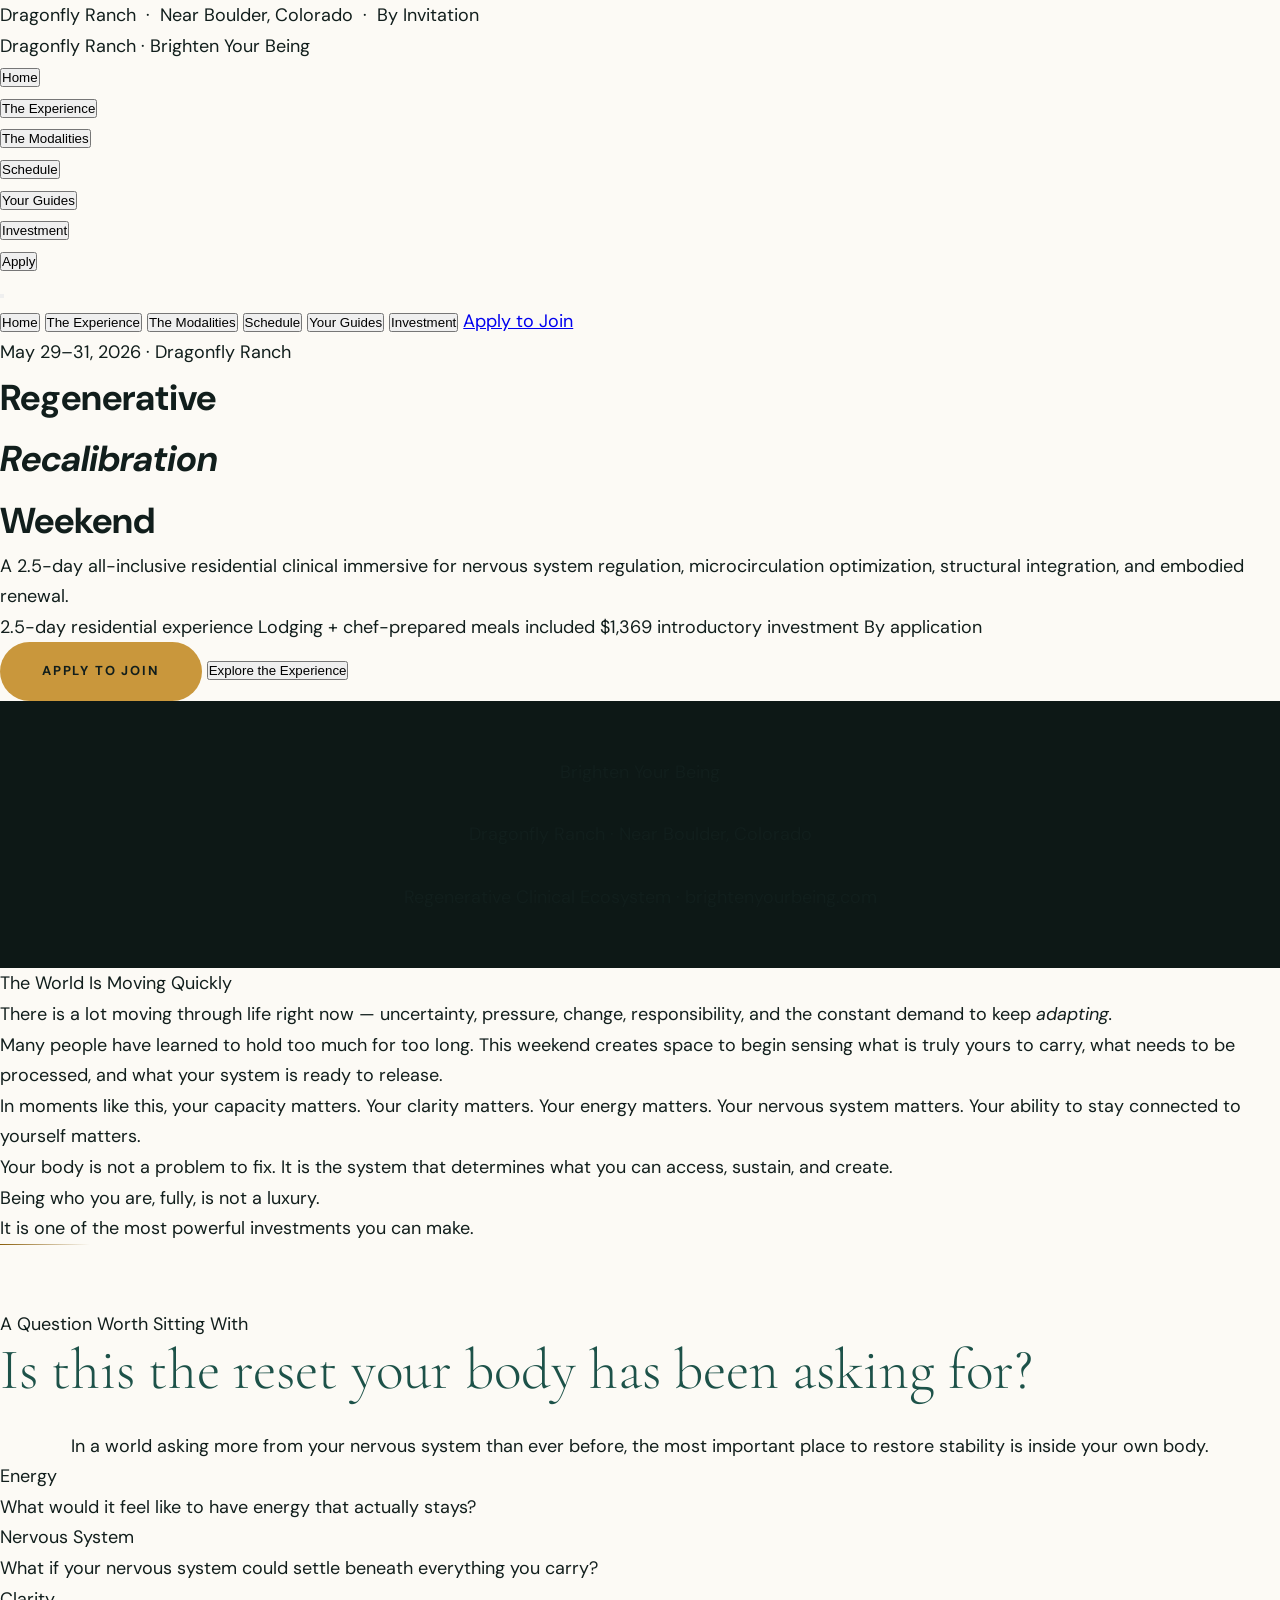
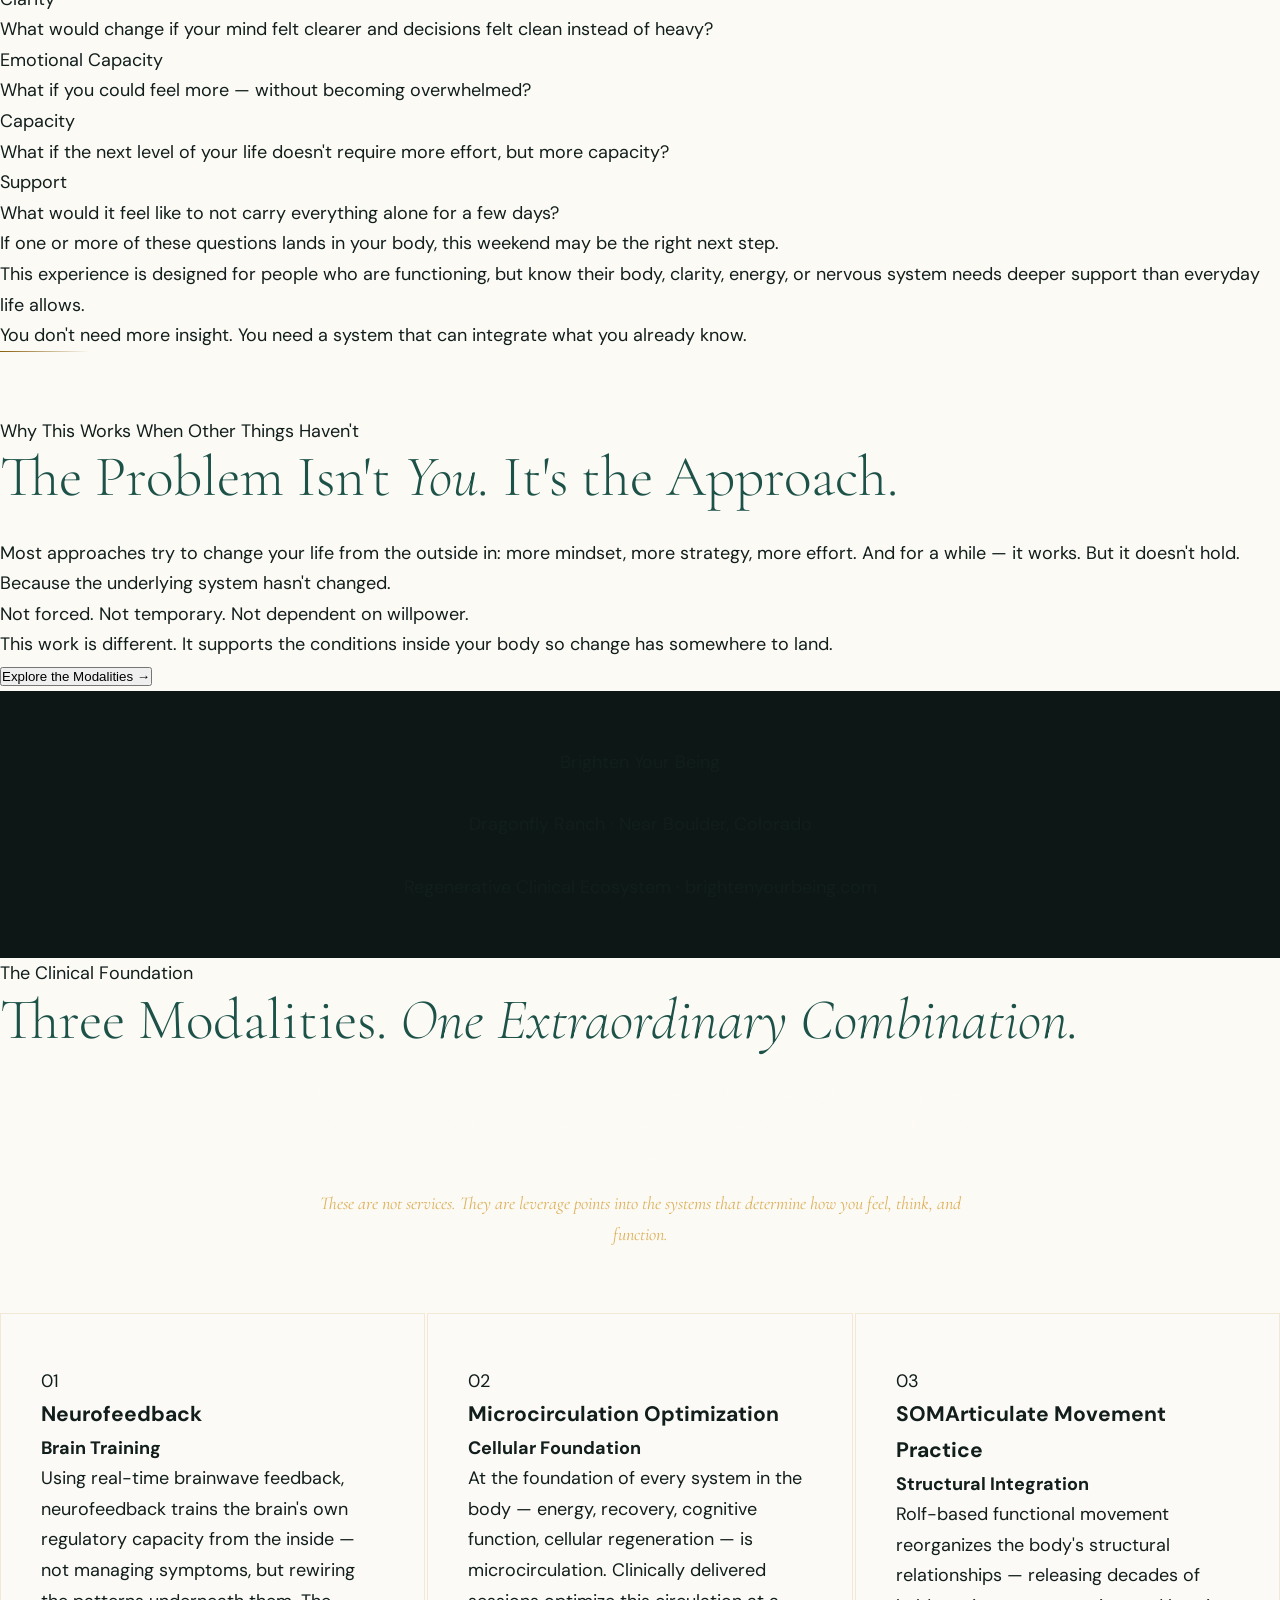
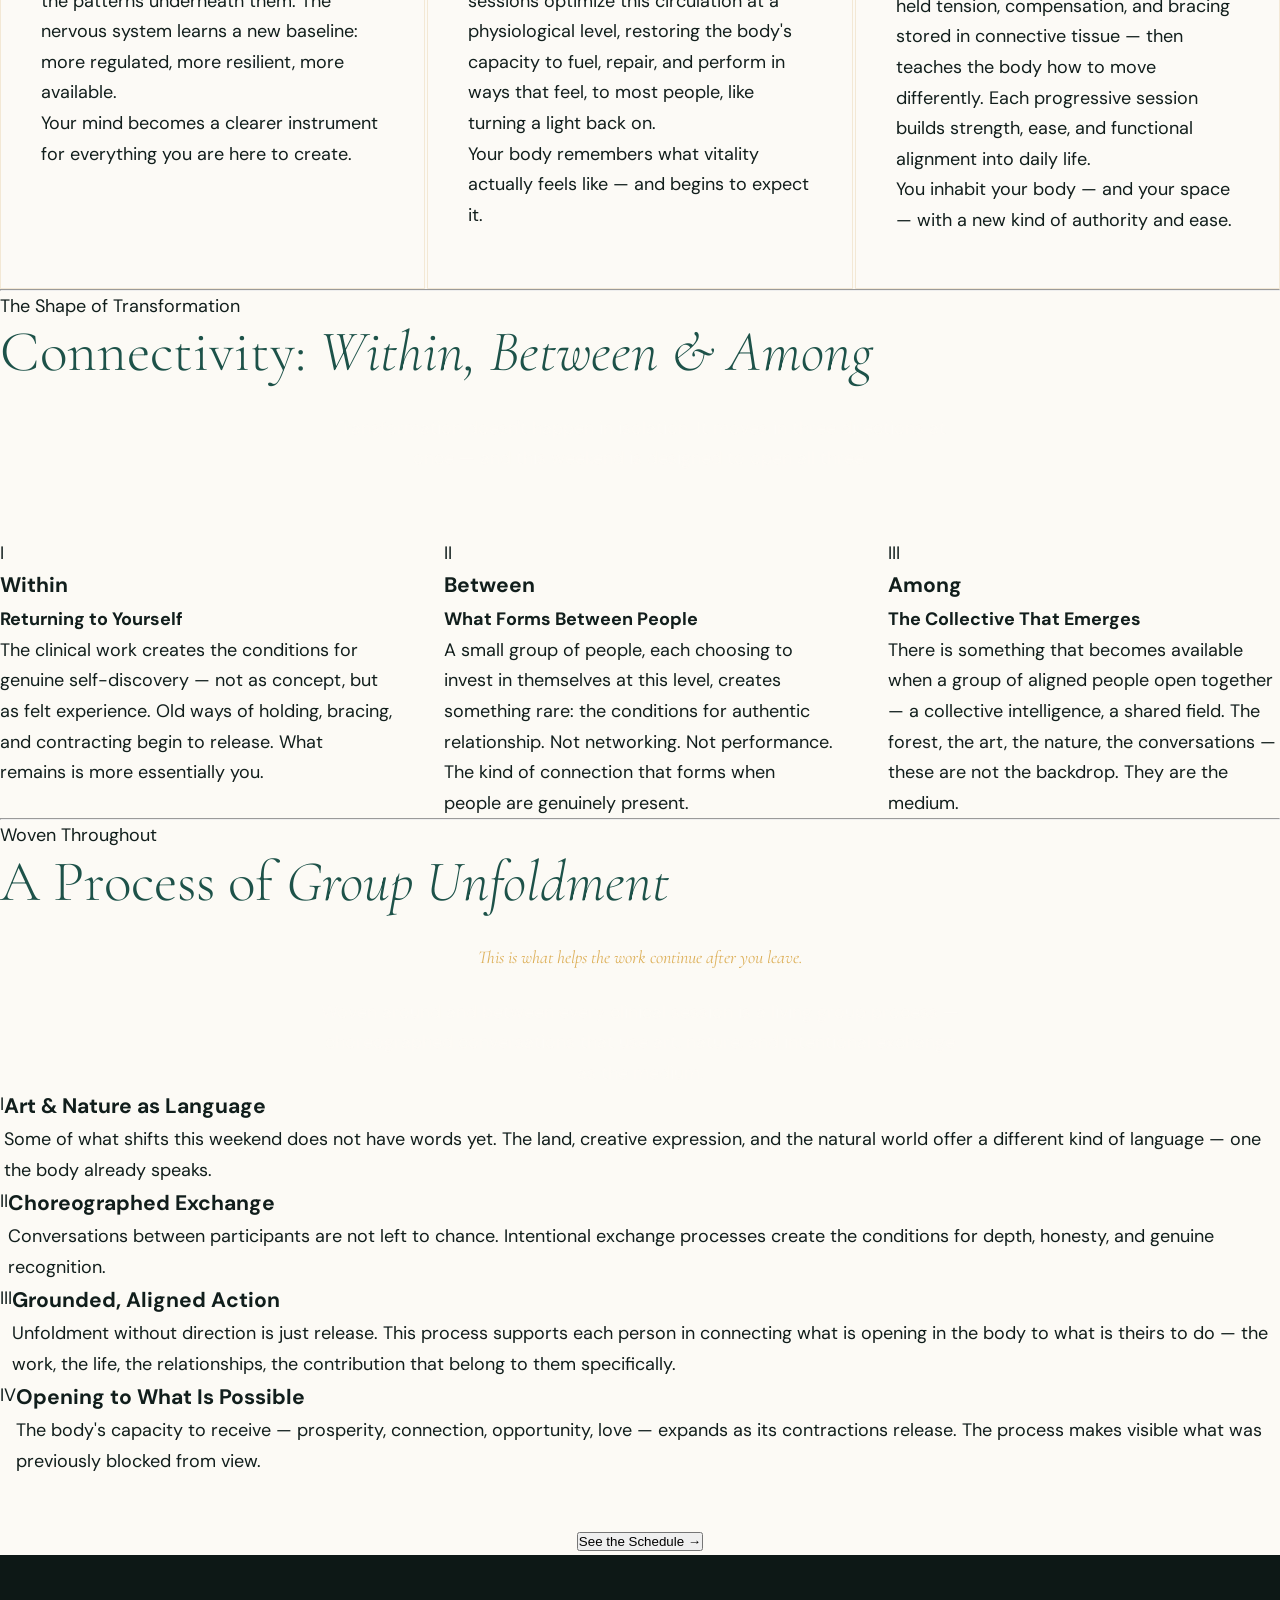
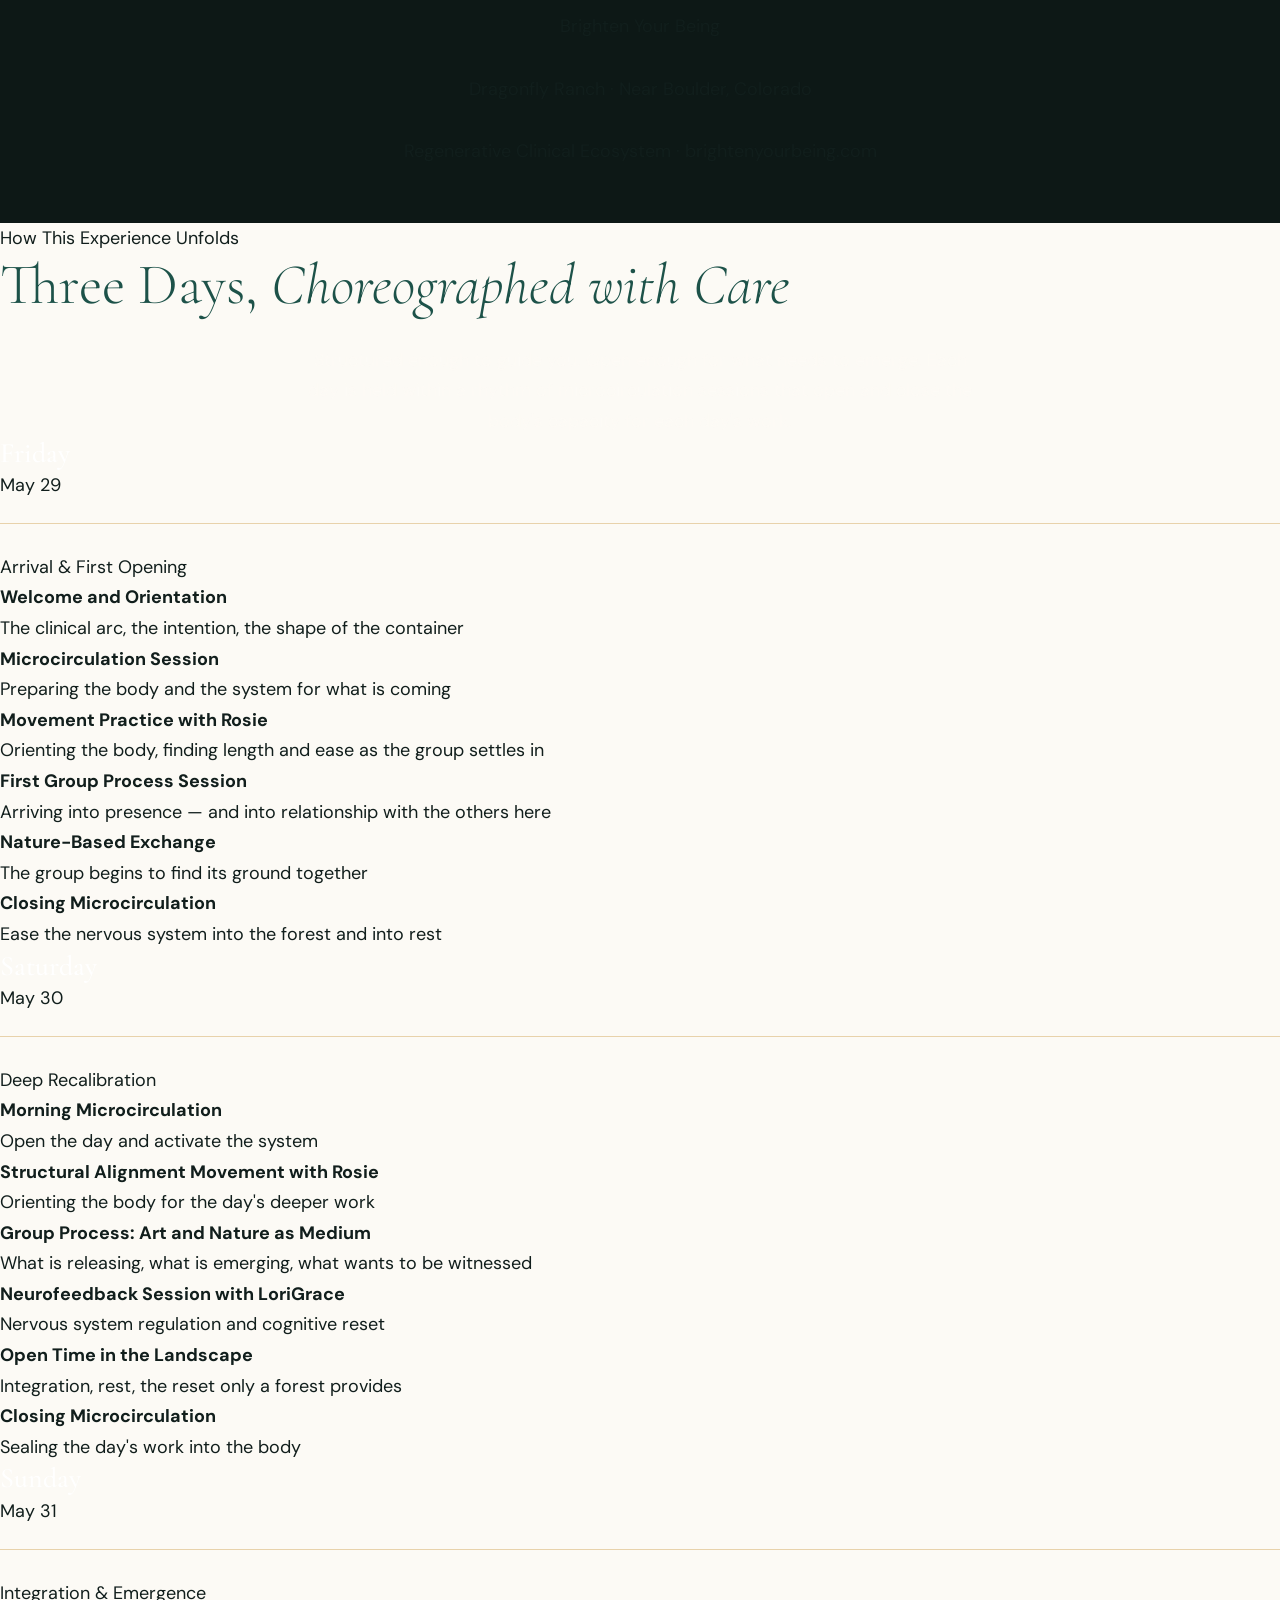
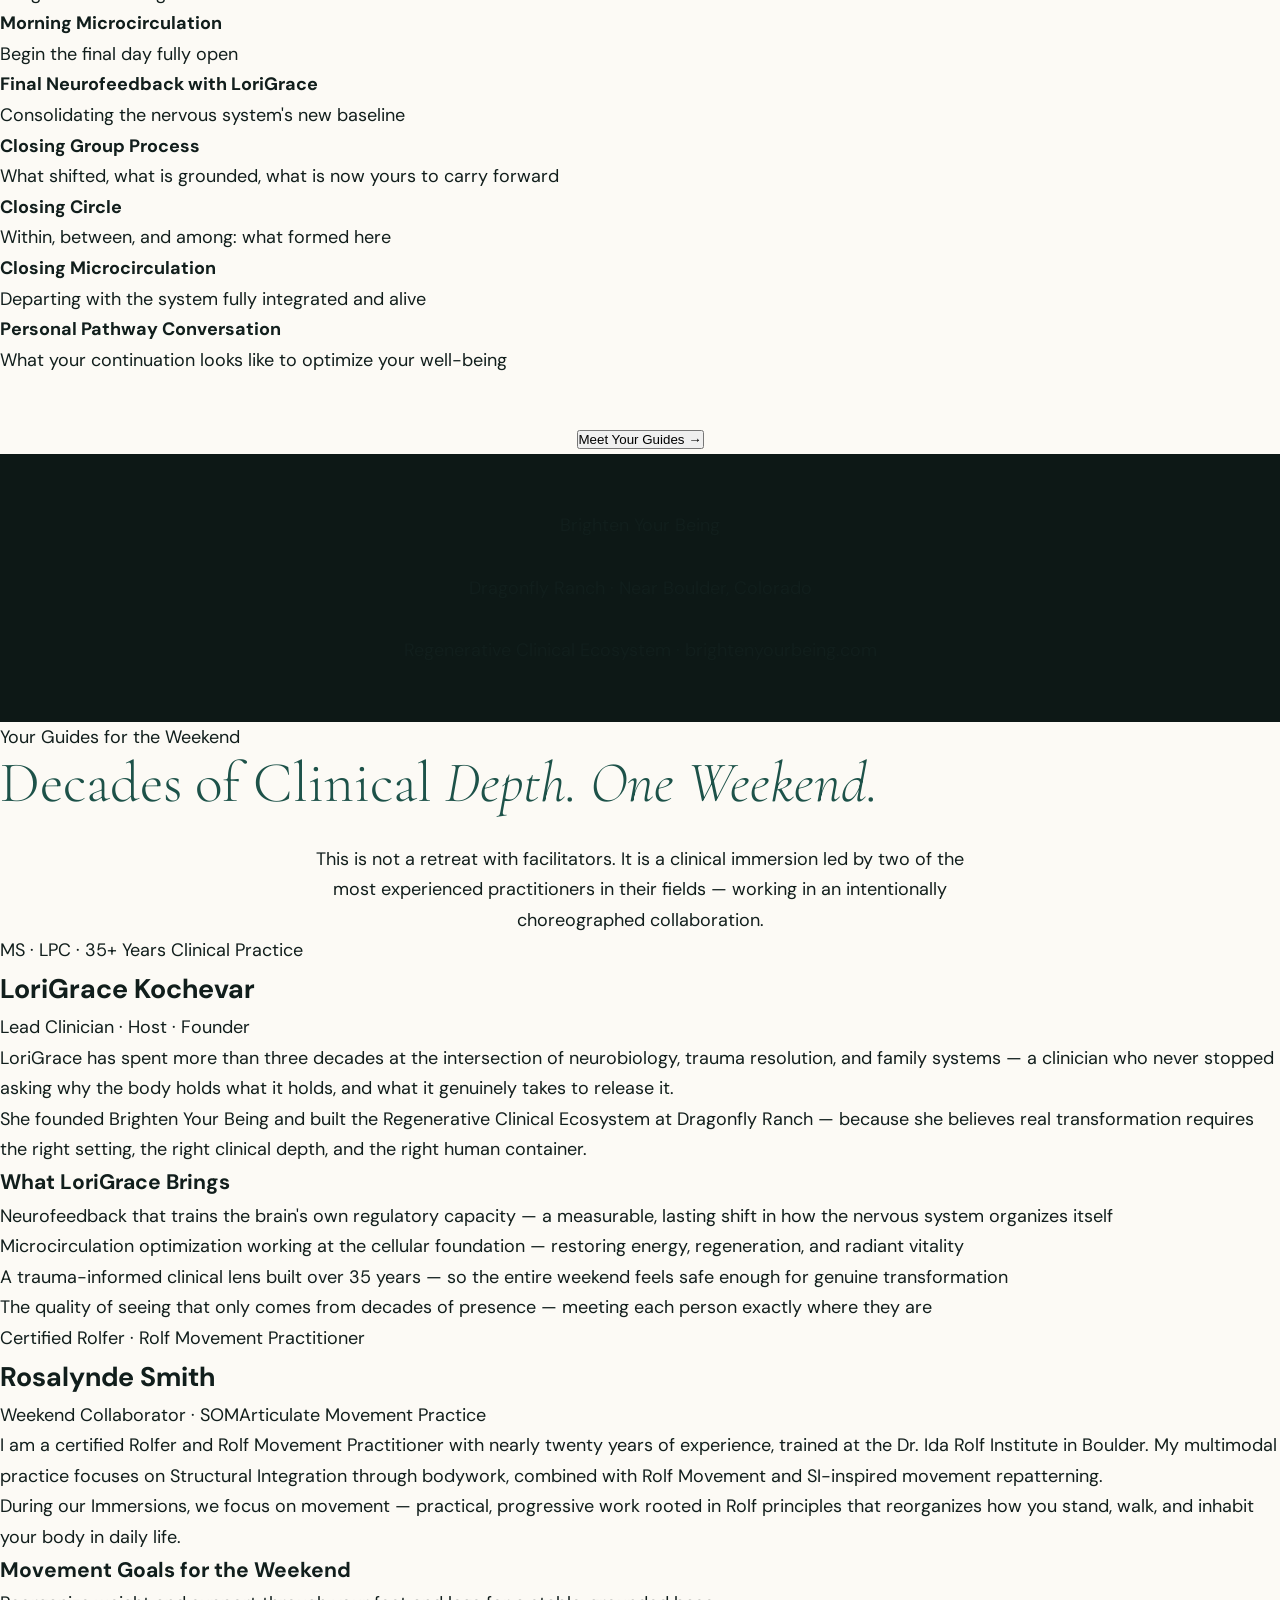
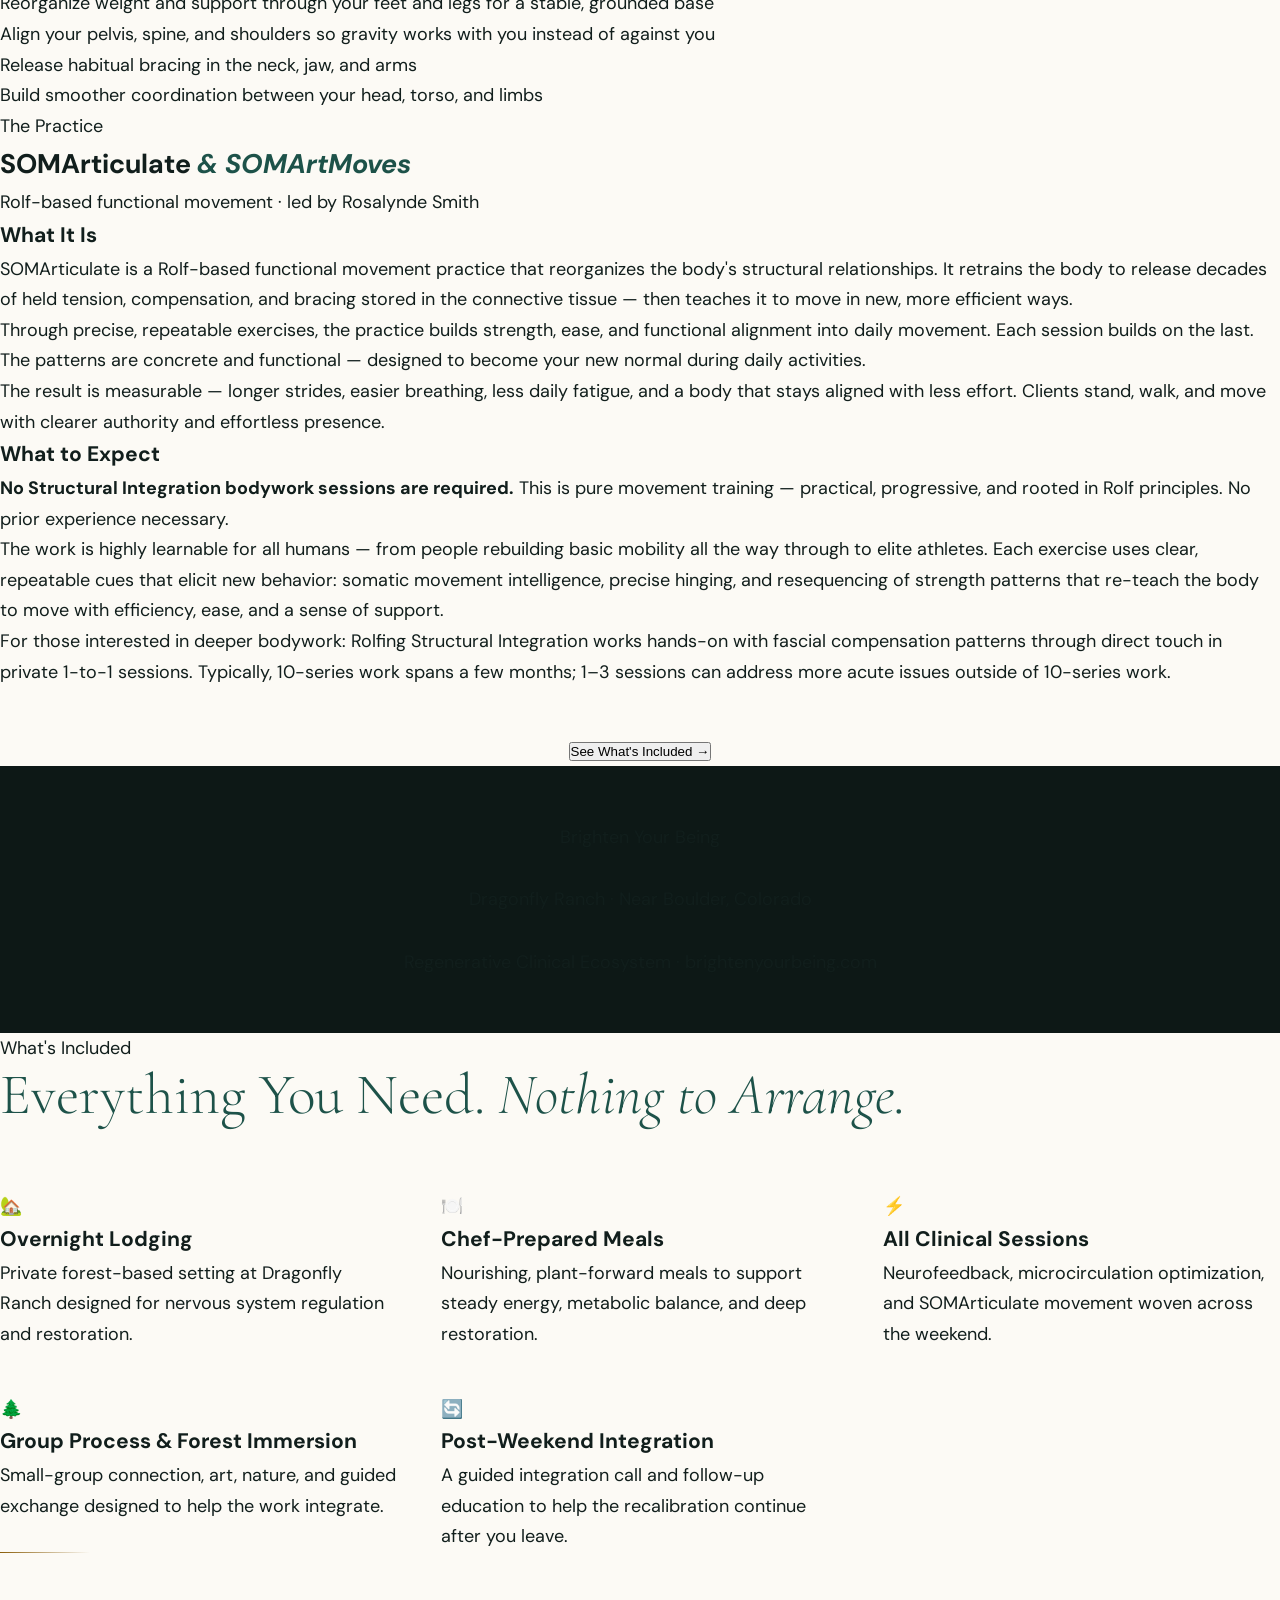
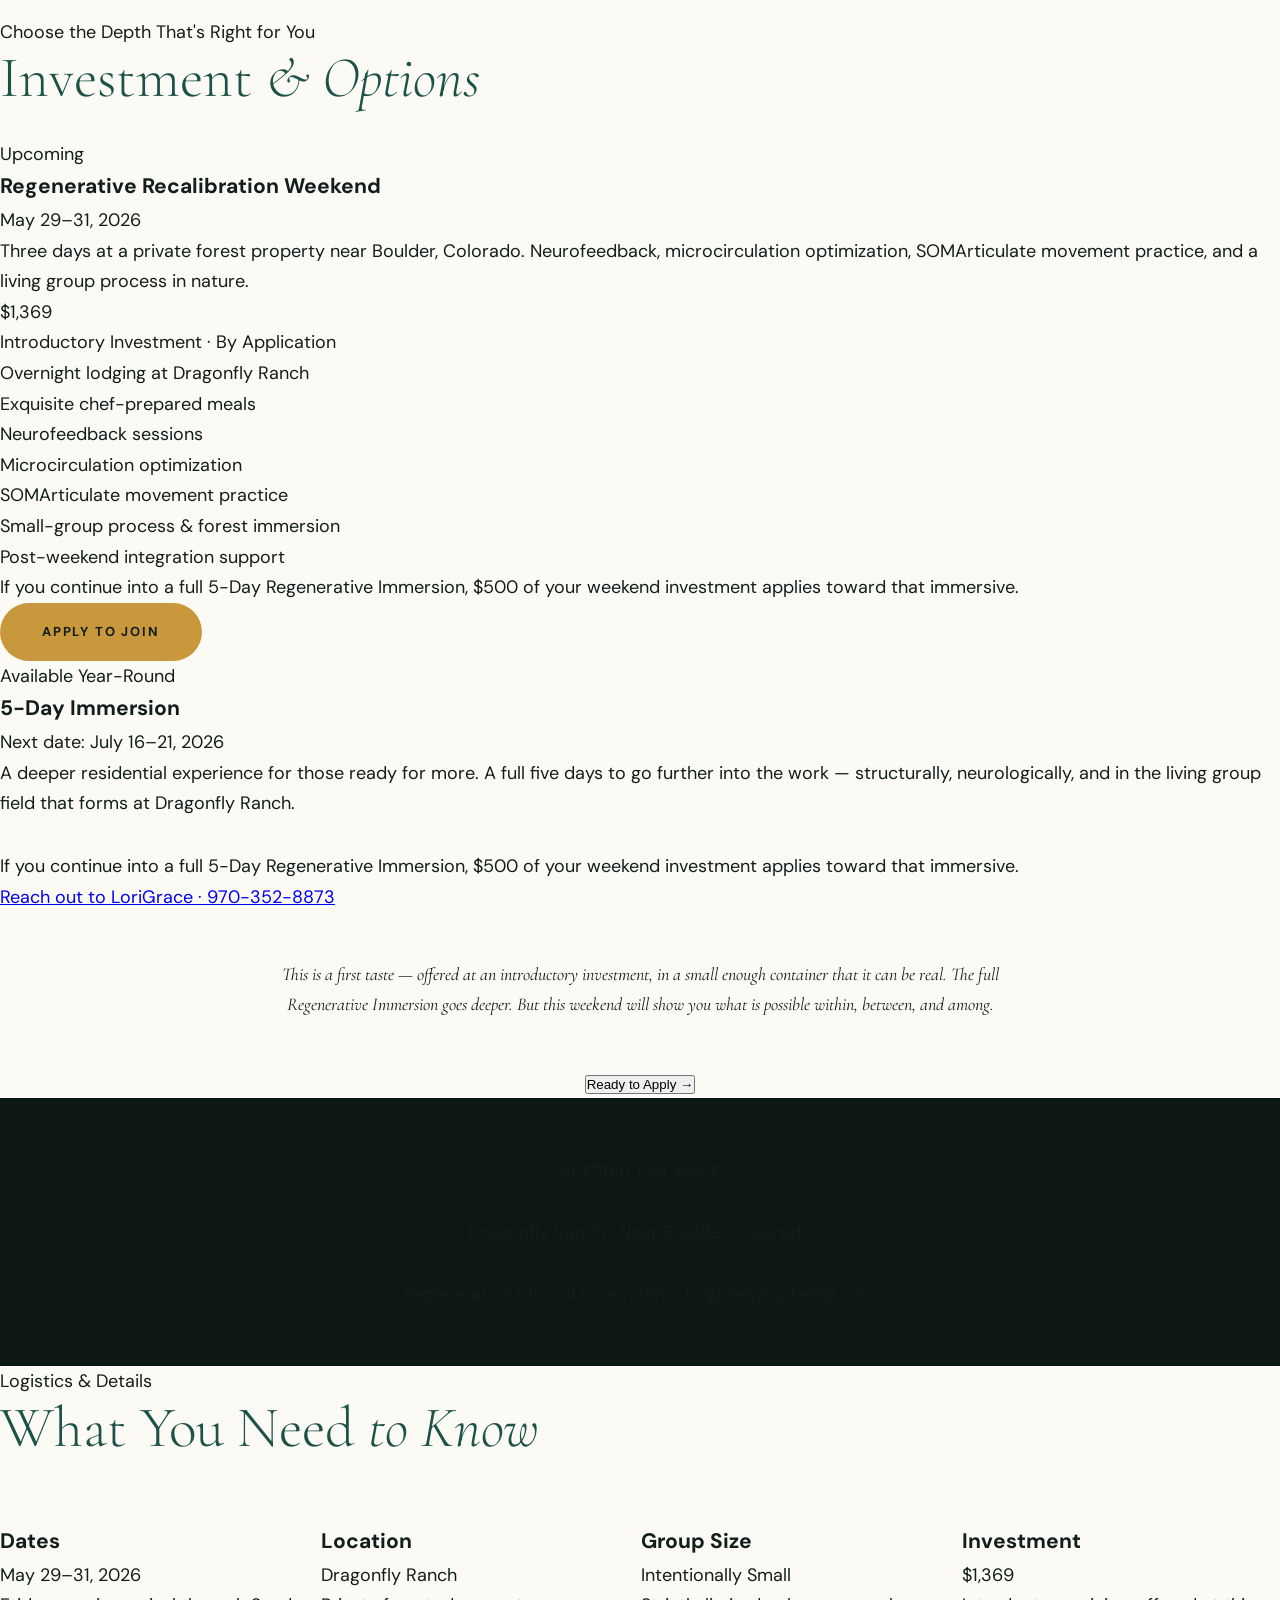
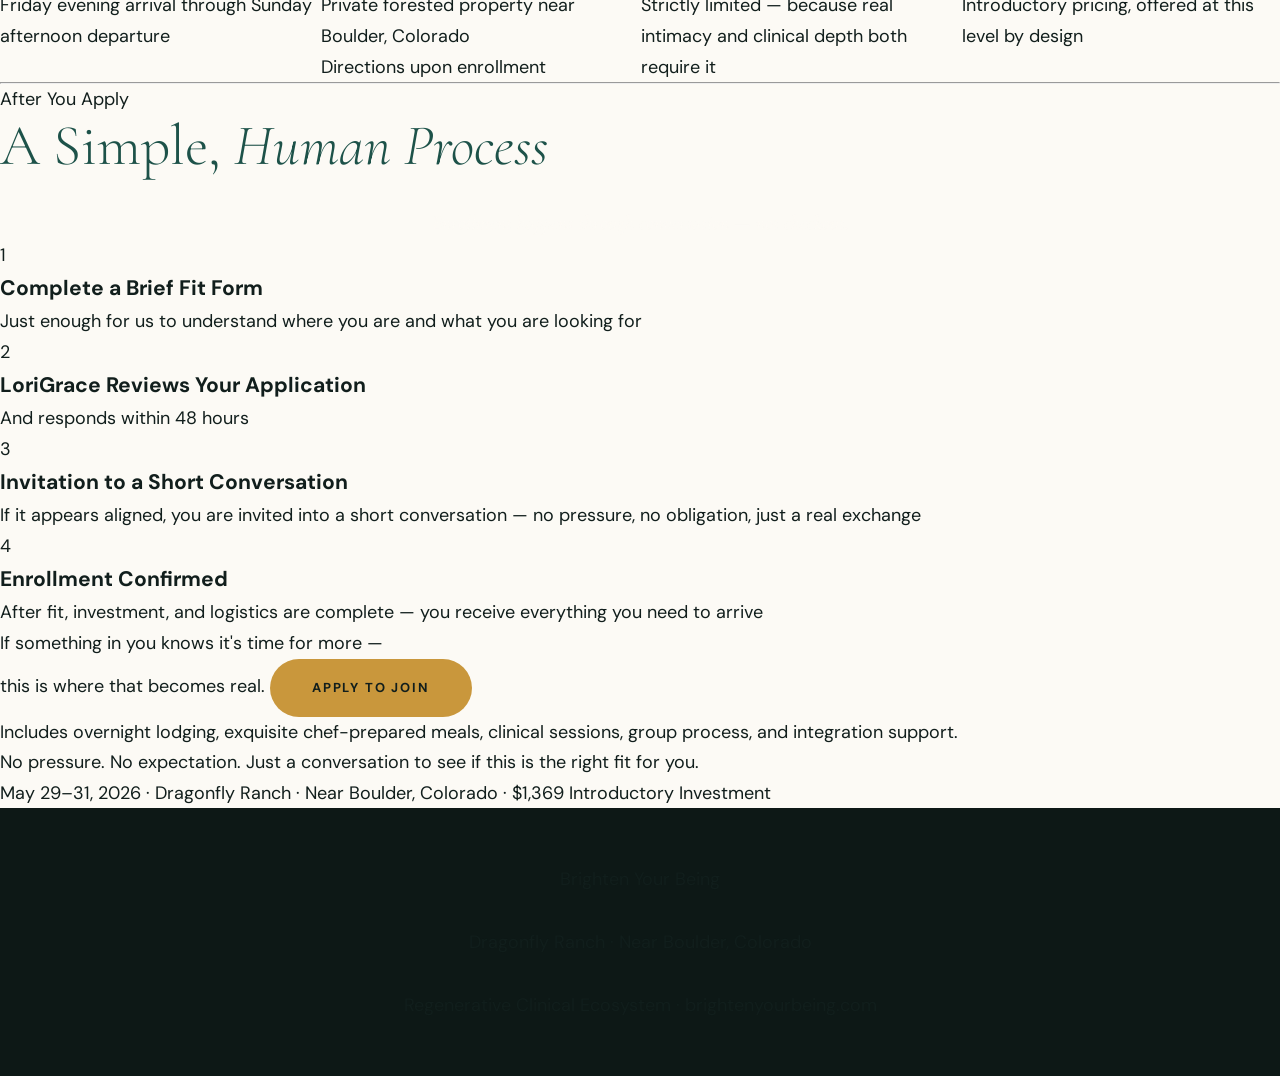
<file: regenerativeweekend.html>
<!DOCTYPE html>
<html lang="en">
<head>
  <meta charset="UTF-8">
  <meta name="viewport" content="width=device-width, initial-scale=1.0">
  <title>Regenerative Recalibration Weekend · Dragonfly Ranch</title>
  <link rel="preconnect" href="https://fonts.googleapis.com">
  <link rel="preconnect" href="https://fonts.gstatic.com" crossorigin>
  <link href="https://fonts.googleapis.com/css2?family=Cormorant+Garamond:ital,wght@0,300;0,400;0,500;0,600;1,300;1,400;1,500;1,600&family=DM+Sans:ital,wght@0,300;0,400;0,500;1,300;1,400&display=swap" rel="stylesheet">
  <link rel="stylesheet" href="regenerativeweekend.css">
</head>
<body>

<div class="top-banner">Dragonfly Ranch &nbsp;·&nbsp; Near Boulder, Colorado &nbsp;·&nbsp; By Invitation</div>

<nav class="site-nav" role="navigation" aria-label="Main navigation">
  <div class="nav-logo" onclick="showPage('home')">Dragonfly Ranch <span>·</span> Brighten Your Being</div>
  <ul class="nav-links">
    <li><button onclick="showPage('home')"        data-page="home">Home</button></li>
    <li><button onclick="showPage('experience')"  data-page="experience">The Experience</button></li>
    <li><button onclick="showPage('modalities')"  data-page="modalities">The Modalities</button></li>
    <li><button onclick="showPage('schedule')"    data-page="schedule">Schedule</button></li>
    <li><button onclick="showPage('guides')"      data-page="guides">Your Guides</button></li>
    <li><button onclick="showPage('investment')"  data-page="investment">Investment</button></li>
    <li><button onclick="showPage('apply')" class="nav-apply" data-page="apply">Apply</button></li>
  </ul>
  <button class="hamburger" id="hamburger" aria-label="Open menu" aria-expanded="false">
    <span></span><span></span><span></span>
  </button>
</nav>

<div class="mobile-menu" id="mobile-menu" role="navigation" aria-label="Mobile navigation">
  <button onclick="showPage('home');closeMobile()">Home</button>
  <button onclick="showPage('experience');closeMobile()">The Experience</button>
  <button onclick="showPage('modalities');closeMobile()">The Modalities</button>
  <button onclick="showPage('schedule');closeMobile()">Schedule</button>
  <button onclick="showPage('guides');closeMobile()">Your Guides</button>
  <button onclick="showPage('investment');closeMobile()">Investment</button>
  <a href="https://info.brightenyourbeing.com/widget/survey/8J2h2x6CcT0ioehCpc5W" class="mob-apply" target="_blank">Apply to Join</a>
</div>

<!-- ═══════════════
     HOME
═══════════════ -->
<main class="page active" id="page-home">
  <div class="hero-wrap">
    <div class="hero-content">
      <p class="hero-badge">May 29–31, 2026 · Dragonfly Ranch</p>
      <!-- h1 — only one on the site -->
      <h1>Regenerative<br><em>Recalibration</em><br>Weekend</h1>
      <div class="hero-rule" aria-hidden="true"></div>
      <p class="hero-lead">A 2.5-day all-inclusive residential clinical immersive for nervous system regulation, microcirculation optimization, structural integration, and embodied renewal.</p>
      <div class="hero-details" aria-label="Key details">
        <span>2.5-day residential experience</span>
        <span>Lodging + chef-prepared meals included</span>
        <span>$1,369 introductory investment</span>
        <span>By application</span>
      </div>
      <div class="hero-cta">
        <a href="https://info.brightenyourbeing.com/widget/survey/8J2h2x6CcT0ioehCpc5W" class="btn-primary" target="_blank">Apply to Join</a>
        <button class="btn-ghost" onclick="showPage('experience')">Explore the Experience</button>
      </div>
    </div>
  </div>
  <footer class="site-footer">
    <p class="footer-name">Brighten Your Being</p>
    <p>Dragonfly Ranch · Near Boulder, Colorado</p>
    <p class="tagline">Regenerative Clinical Ecosystem · brightenyourbeing.com</p>
  </footer>
</main>

<!-- ═══════════════
     THE EXPERIENCE
═══════════════ -->
<div class="page" id="page-experience">
  <div class="inner-narrow">
    <p class="section-label">The World Is Moving Quickly</p>
    <div class="big-question">There is a lot moving through life right now — uncertainty, pressure, change, responsibility, and the constant demand to keep <em>adapting.</em></div>
    <p>Many people have learned to hold too much for too long. This weekend creates space to begin sensing what is truly yours to carry, what needs to be processed, and what your system is ready to release.</p>
    <p>In moments like this, your capacity matters. Your clarity matters. Your energy matters. Your nervous system matters. Your ability to stay connected to yourself matters.</p>
    <p>Your body is not a problem to fix. It is the system that determines what you can access, sustain, and create.</p>
    <div class="pullquote"><p>Being who you are, fully, is not a luxury.<br>It is one of the most powerful investments you can make.</p></div>

    <hr class="divider">

    <p class="section-label">A Question Worth Sitting With</p>
    <h2 class="section-title">Is this the reset your body has been asking for?</h2>
    <p style="text-align:center;">In a world asking more from your nervous system than ever before, the most important place to restore stability is inside your own body.</p>

    <div class="question-pills">
      <div class="question-pill">
        <p class="pill-label">Energy</p>
        <p>What would it feel like to have energy that actually stays?</p>
      </div>
      <div class="question-pill">
        <p class="pill-label">Nervous System</p>
        <p>What if your nervous system could settle beneath everything you carry?</p>
      </div>
      <div class="question-pill">
        <p class="pill-label">Clarity</p>
        <p>What would change if your mind felt clearer and decisions felt clean instead of heavy?</p>
      </div>
      <div class="question-pill">
        <p class="pill-label">Emotional Capacity</p>
        <p>What if you could feel more — without becoming overwhelmed?</p>
      </div>
      <div class="question-pill">
        <p class="pill-label">Capacity</p>
        <p>What if the next level of your life doesn't require more effort, but more capacity?</p>
      </div>
      <div class="question-pill">
        <p class="pill-label">Support</p>
        <p>What would it feel like to not carry everything alone for a few days?</p>
      </div>
    </div>

    <p class="closing-quote">If one or more of these questions lands in your body, this weekend may be the right next step.</p>
    <p>This experience is designed for people who are functioning, but know their body, clarity, energy, or nervous system needs deeper support than everyday life allows.</p>
    <div class="pullquote"><p>You don't need more insight. You need a system that can integrate what you already know.</p></div>

    <hr class="divider">

    <p class="section-label">Why This Works When Other Things Haven't</p>
    <h2 class="section-title">The Problem Isn't <em>You.</em> It's the Approach.</h2>
    <div class="two-col">
      <div class="left">
        <p>Most approaches try to change your life from the outside in: more mindset, more strategy, more effort. And for a while — it works. But it doesn't hold.</p>
        <p>Because the underlying system hasn't changed.</p>
        <p>Not forced. Not temporary. Not dependent on willpower.</p>
      </div>
      <div>
        <div class="why-highlight">This work is different. It supports the conditions inside your body so change has somewhere to land.</div>
        <button class="btn-secondary" onclick="showPage('modalities')">Explore the Modalities →</button>
      </div>
    </div>
  </div>
  <footer class="site-footer">
    <p class="footer-name">Brighten Your Being</p>
    <p>Dragonfly Ranch · Near Boulder, Colorado</p>
    <p class="tagline">Regenerative Clinical Ecosystem · brightenyourbeing.com</p>
  </footer>
</div>

<!-- ═══════════════
     THE MODALITIES
═══════════════ -->
<div class="page" id="page-modalities">
  <div class="inner">
    <p class="section-label">The Clinical Foundation</p>
    <h2 class="section-title light">Three Modalities. <em>One Extraordinary Combination.</em></h2>
    <p style="text-align:center;max-width:680px;margin:0 auto;color:rgba(252,250,245,.8);">Each one is powerful on its own. Together — in this sequence, in this setting — they create something most people have never experienced and most will never forget.</p>
    <p style="text-align:center;font-family:'Cormorant Garamond',serif;font-style:italic;font-size:18px;color:var(--gold-light);margin:1rem auto 0;max-width:680px;">These are not services. They are leverage points into the systems that determine how you feel, think, and function.</p>

    <div class="modalities-grid">
      <div class="modality-card">
        <p class="modality-number" aria-hidden="true">01</p>
        <h3>Neurofeedback</h3>
        <h4>Brain Training</h4>
        <p>Using real-time brainwave feedback, neurofeedback trains the brain's own regulatory capacity from the inside — not managing symptoms, but rewiring the patterns underneath them. The nervous system learns a new baseline: more regulated, more resilient, more available.</p>
        <p class="impact">Your mind becomes a clearer instrument for everything you are here to create.</p>
      </div>
      <div class="modality-card">
        <p class="modality-number" aria-hidden="true">02</p>
        <h3>Microcirculation Optimization</h3>
        <h4>Cellular Foundation</h4>
        <p>At the foundation of every system in the body — energy, recovery, cognitive function, cellular regeneration — is microcirculation. Clinically delivered sessions optimize this circulation at a physiological level, restoring the body's capacity to fuel, repair, and perform in ways that feel, to most people, like turning a light back on.</p>
        <p class="impact">Your body remembers what vitality actually feels like — and begins to expect it.</p>
      </div>
      <div class="modality-card">
        <p class="modality-number" aria-hidden="true">03</p>
        <h3>SOMArticulate Movement Practice</h3>
        <h4>Structural Integration</h4>
        <p>Rolf-based functional movement reorganizes the body's structural relationships — releasing decades of held tension, compensation, and bracing stored in connective tissue — then teaches the body how to move differently. Each progressive session builds strength, ease, and functional alignment into daily life.</p>
        <p class="impact">You inhabit your body — and your space — with a new kind of authority and ease.</p>
      </div>
    </div>

    <hr class="divider-dark">

    <p class="section-label">The Shape of Transformation</p>
    <h2 class="section-title light">Connectivity: <em>Within, Between &amp; Among</em></h2>
    <p style="text-align:center;max-width:640px;margin:0 auto;color:rgba(252,250,245,.8);">Transformation doesn't happen in isolation. It moves in three directions at once — and this weekend is designed to open all three.</p>

    <div class="connectivity-grid">
      <div class="connectivity-card">
        <p class="icon-label">I</p>
        <h3>Within</h3>
        <h4>Returning to Yourself</h4>
        <p>The clinical work creates the conditions for genuine self-discovery — not as concept, but as felt experience. Old ways of holding, bracing, and contracting begin to release. What remains is more essentially you.</p>
      </div>
      <div class="connectivity-card">
        <p class="icon-label">II</p>
        <h3>Between</h3>
        <h4>What Forms Between People</h4>
        <p>A small group of people, each choosing to invest in themselves at this level, creates something rare: the conditions for authentic relationship. Not networking. Not performance. The kind of connection that forms when people are genuinely present.</p>
      </div>
      <div class="connectivity-card">
        <p class="icon-label">III</p>
        <h3>Among</h3>
        <h4>The Collective That Emerges</h4>
        <p>There is something that becomes available when a group of aligned people open together — a collective intelligence, a shared field. The forest, the art, the nature, the conversations — these are not the backdrop. They are the medium.</p>
      </div>
    </div>

    <hr class="divider-dark">

    <p class="section-label">Woven Throughout</p>
    <h2 class="section-title light">A Process of <em>Group Unfoldment</em></h2>
    <p style="text-align:center;font-family:'Cormorant Garamond',serif;font-style:italic;font-size:18px;color:var(--gold-light);max-width:640px;margin:0 auto 1.5rem;">This is what helps the work continue after you leave.</p>
    <p style="text-align:center;max-width:640px;margin:0 auto;color:rgba(252,250,245,.8);">Woven around and between every clinical session is a living group process — choreographed conversations that use art, nature, and intentional exchange as the medium.</p>

    <div class="process-list">
      <div class="process-item">
        <p class="process-roman" aria-hidden="true">I</p>
        <div class="process-content">
          <h3>Art &amp; Nature as Language</h3>
          <p>Some of what shifts this weekend does not have words yet. The land, creative expression, and the natural world offer a different kind of language — one the body already speaks.</p>
        </div>
      </div>
      <div class="process-item">
        <p class="process-roman" aria-hidden="true">II</p>
        <div class="process-content">
          <h3>Choreographed Exchange</h3>
          <p>Conversations between participants are not left to chance. Intentional exchange processes create the conditions for depth, honesty, and genuine recognition.</p>
        </div>
      </div>
      <div class="process-item">
        <p class="process-roman" aria-hidden="true">III</p>
        <div class="process-content">
          <h3>Grounded, Aligned Action</h3>
          <p>Unfoldment without direction is just release. This process supports each person in connecting what is opening in the body to what is theirs to do — the work, the life, the relationships, the contribution that belong to them specifically.</p>
        </div>
      </div>
      <div class="process-item">
        <p class="process-roman" aria-hidden="true">IV</p>
        <div class="process-content">
          <h3>Opening to What Is Possible</h3>
          <p>The body's capacity to receive — prosperity, connection, opportunity, love — expands as its contractions release. The process makes visible what was previously blocked from view.</p>
        </div>
      </div>
    </div>

    <div style="text-align:center;margin-top:3rem;">
      <button class="btn-ghost" onclick="showPage('schedule')">See the Schedule →</button>
    </div>
  </div>
  <footer class="site-footer">
    <p class="footer-name">Brighten Your Being</p>
    <p>Dragonfly Ranch · Near Boulder, Colorado</p>
    <p class="tagline">Regenerative Clinical Ecosystem · brightenyourbeing.com</p>
  </footer>
</div>

<!-- ═══════════════
     SCHEDULE
═══════════════ -->
<div class="page" id="page-schedule">
  <div class="inner">
    <p class="section-label">How This Experience Unfolds</p>
    <h2 class="section-title light">Three Days, <em>Choreographed with Care</em></h2>
    <p style="max-width:680px;margin:0 auto;text-align:center;color:rgba(252,250,245,.8);">Structured enough to guide you. Open enough for what needs to emerge. Each day is held within a rhythm of microcirculation sessions that open and close the body's capacity for each day's work.</p>

    <div class="days-grid">
      <div class="day-card">
        <div class="day-header">
          <p class="day-title">Friday</p>
          <p class="day-date">May 29</p>
        </div>
        <p class="day-subtitle">Arrival &amp; First Opening</p>
        <ul class="session-list">
          <li class="session-item"><div><h4>Welcome and Orientation</h4><p>The clinical arc, the intention, the shape of the container</p></div></li>
          <li class="session-item"><div><h4>Microcirculation Session</h4><p>Preparing the body and the system for what is coming</p></div></li>
          <li class="session-item"><div><h4>Movement Practice with Rosie</h4><p>Orienting the body, finding length and ease as the group settles in</p></div></li>
          <li class="session-item"><div><h4>First Group Process Session</h4><p>Arriving into presence — and into relationship with the others here</p></div></li>
          <li class="session-item"><div><h4>Nature-Based Exchange</h4><p>The group begins to find its ground together</p></div></li>
          <li class="session-item"><div><h4>Closing Microcirculation</h4><p>Ease the nervous system into the forest and into rest</p></div></li>
        </ul>
      </div>
      <div class="day-card">
        <div class="day-header">
          <p class="day-title">Saturday</p>
          <p class="day-date">May 30</p>
        </div>
        <p class="day-subtitle">Deep Recalibration</p>
        <ul class="session-list">
          <li class="session-item"><div><h4>Morning Microcirculation</h4><p>Open the day and activate the system</p></div></li>
          <li class="session-item"><div><h4>Structural Alignment Movement with Rosie</h4><p>Orienting the body for the day's deeper work</p></div></li>
          <li class="session-item"><div><h4>Group Process: Art and Nature as Medium</h4><p>What is releasing, what is emerging, what wants to be witnessed</p></div></li>
          <li class="session-item"><div><h4>Neurofeedback Session with LoriGrace</h4><p>Nervous system regulation and cognitive reset</p></div></li>
          <li class="session-item"><div><h4>Open Time in the Landscape</h4><p>Integration, rest, the reset only a forest provides</p></div></li>
          <li class="session-item"><div><h4>Closing Microcirculation</h4><p>Sealing the day's work into the body</p></div></li>
        </ul>
      </div>
      <div class="day-card">
        <div class="day-header">
          <p class="day-title">Sunday</p>
          <p class="day-date">May 31</p>
        </div>
        <p class="day-subtitle">Integration &amp; Emergence</p>
        <ul class="session-list">
          <li class="session-item"><div><h4>Morning Microcirculation</h4><p>Begin the final day fully open</p></div></li>
          <li class="session-item"><div><h4>Final Neurofeedback with LoriGrace</h4><p>Consolidating the nervous system's new baseline</p></div></li>
          <li class="session-item"><div><h4>Closing Group Process</h4><p>What shifted, what is grounded, what is now yours to carry forward</p></div></li>
          <li class="session-item"><div><h4>Closing Circle</h4><p>Within, between, and among: what formed here</p></div></li>
          <li class="session-item"><div><h4>Closing Microcirculation</h4><p>Departing with the system fully integrated and alive</p></div></li>
          <li class="session-item"><div><h4>Personal Pathway Conversation</h4><p>What your continuation looks like to optimize your well-being</p></div></li>
        </ul>
      </div>
    </div>

    <div style="text-align:center;margin-top:3rem;">
      <button class="btn-ghost" onclick="showPage('guides')">Meet Your Guides →</button>
    </div>
  </div>
  <footer class="site-footer">
    <p class="footer-name">Brighten Your Being</p>
    <p>Dragonfly Ranch · Near Boulder, Colorado</p>
    <p class="tagline">Regenerative Clinical Ecosystem · brightenyourbeing.com</p>
  </footer>
</div>

<!-- ═══════════════
     GUIDES
═══════════════ -->
<div class="page" id="page-guides">
  <div class="inner">
    <p class="section-label">Your Guides for the Weekend</p>
    <h2 class="section-title">Decades of Clinical <em>Depth. One Weekend.</em></h2>
    <p style="text-align:center;max-width:680px;margin:0 auto;">This is not a retreat with facilitators. It is a clinical immersion led by two of the most experienced practitioners in their fields — working in an intentionally choreographed collaboration.</p>

    <!-- Two guide bios side by side -->
    <div class="guides-grid">

      <!-- LoriGrace -->
      <div class="guide-card">
        <p class="cred">MS · LPC · 35+ Years Clinical Practice</p>
        <h2>LoriGrace Kochevar</h2>
        <span class="guide-role">Lead Clinician · Host · Founder</span>
        <p>LoriGrace has spent more than three decades at the intersection of neurobiology, trauma resolution, and family systems — a clinician who never stopped asking why the body holds what it holds, and what it genuinely takes to release it.</p>
        <p>She founded Brighten Your Being and built the Regenerative Clinical Ecosystem at Dragonfly Ranch — because she believes real transformation requires the right setting, the right clinical depth, and the right human container.</p>
        <div class="guide-brings">
          <h3>What LoriGrace Brings</h3>
          <ul>
            <li><p>Neurofeedback that trains the brain's own regulatory capacity — a measurable, lasting shift in how the nervous system organizes itself</p></li>
            <li><p>Microcirculation optimization working at the cellular foundation — restoring energy, regeneration, and radiant vitality</p></li>
            <li><p>A trauma-informed clinical lens built over 35 years — so the entire weekend feels safe enough for genuine transformation</p></li>
            <li><p>The quality of seeing that only comes from decades of presence — meeting each person exactly where they are</p></li>
          </ul>
        </div>
      </div>

      <!-- Rosie -->
      <div class="guide-card">
        <p class="cred">Certified Rolfer · Rolf Movement Practitioner</p>
        <h2>Rosalynde Smith</h2>
        <span class="guide-role">Weekend Collaborator · SOMArticulate Movement Practice</span>
        <p>I am a certified Rolfer and Rolf Movement Practitioner with nearly twenty years of experience, trained at the Dr. Ida Rolf Institute in Boulder. My multimodal practice focuses on Structural Integration through bodywork, combined with Rolf Movement and SI-inspired movement repatterning.</p>
        <p>During our Immersions, we focus on movement — practical, progressive work rooted in Rolf principles that reorganizes how you stand, walk, and inhabit your body in daily life.</p>
        <div class="guide-brings">
          <h3>Movement Goals for the Weekend</h3>
          <ul>
            <li><p>Reorganize weight and support through your feet and legs for a stable, grounded base</p></li>
            <li><p>Align your pelvis, spine, and shoulders so gravity works with you instead of against you</p></li>
            <li><p>Release habitual bracing in the neck, jaw, and arms</p></li>
            <li><p>Build smoother coordination between your head, torso, and limbs</p></li>
          </ul>
        </div>
      </div>

    </div><!-- /guides-grid -->

    <!-- SOMArticulate — full width below both bios -->
    <div class="somarticulate-section">
      <p class="section-label">The Practice</p>
      <h2>SOMArticulate <em style="font-style:italic;color:var(--sage);">&amp; SOMArtMoves</em></h2>
      <span class="somarticulate-aka">Rolf-based functional movement · led by Rosalynde Smith</span>

      <div class="somarticulate-body">
        <div>
          <h3>What It Is</h3>
          <p>SOMArticulate is a Rolf-based functional movement practice that reorganizes the body's structural relationships. It retrains the body to release decades of held tension, compensation, and bracing stored in the connective tissue — then teaches it to move in new, more efficient ways.</p>
          <p>Through precise, repeatable exercises, the practice builds strength, ease, and functional alignment into daily movement. Each session builds on the last. The patterns are concrete and functional — designed to become your new normal during daily activities.</p>
          <p class="somarticulate-result">The result is measurable — longer strides, easier breathing, less daily fatigue, and a body that stays aligned with less effort. Clients stand, walk, and move with clearer authority and effortless presence.</p>
        </div>
        <div>
          <h3>What to Expect</h3>
          <div class="somarticulate-note">
            <p><strong>No Structural Integration bodywork sessions are required.</strong> This is pure movement training — practical, progressive, and rooted in Rolf principles. No prior experience necessary.</p>
            <p>The work is highly learnable for all humans — from people rebuilding basic mobility all the way through to elite athletes. Each exercise uses clear, repeatable cues that elicit new behavior: somatic movement intelligence, precise hinging, and resequencing of strength patterns that re-teach the body to move with efficiency, ease, and a sense of support.</p>
            <p>For those interested in deeper bodywork: Rolfing Structural Integration works hands-on with fascial compensation patterns through direct touch in private 1-to-1 sessions. Typically, 10-series work spans a few months; 1–3 sessions can address more acute issues outside of 10-series work.</p>
          </div>
        </div>
      </div>
    </div>

    <div style="text-align:center;margin-top:3rem;">
      <button class="btn-secondary" onclick="showPage('investment')">See What's Included →</button>
    </div>
  </div>
  <footer class="site-footer">
    <p class="footer-name">Brighten Your Being</p>
    <p>Dragonfly Ranch · Near Boulder, Colorado</p>
    <p class="tagline">Regenerative Clinical Ecosystem · brightenyourbeing.com</p>
  </footer>
</div>

<!-- ═══════════════
     INVESTMENT
═══════════════ -->
<div class="page" id="page-investment">
  <div class="inner">
    <p class="section-label">What's Included</p>
    <h2 class="section-title">Everything You Need. <em>Nothing to Arrange.</em></h2>

    <div class="included-grid">
      <div class="included-card">
        <span class="included-icon" aria-hidden="true">🏡</span>
        <h3>Overnight Lodging</h3>
        <p>Private forest-based setting at Dragonfly Ranch designed for nervous system regulation and restoration.</p>
      </div>
      <div class="included-card">
        <span class="included-icon" aria-hidden="true">🍽️</span>
        <h3>Chef-Prepared Meals</h3>
        <p>Nourishing, plant-forward meals to support steady energy, metabolic balance, and deep restoration.</p>
      </div>
      <div class="included-card">
        <span class="included-icon" aria-hidden="true">⚡</span>
        <h3>All Clinical Sessions</h3>
        <p>Neurofeedback, microcirculation optimization, and SOMArticulate movement woven across the weekend.</p>
      </div>
      <div class="included-card">
        <span class="included-icon" aria-hidden="true">🌲</span>
        <h3>Group Process &amp; Forest Immersion</h3>
        <p>Small-group connection, art, nature, and guided exchange designed to help the work integrate.</p>
      </div>
      <div class="included-card">
        <span class="included-icon" aria-hidden="true">🔄</span>
        <h3>Post-Weekend Integration</h3>
        <p>A guided integration call and follow-up education to help the recalibration continue after you leave.</p>
      </div>
    </div>

    <hr class="divider">

    <p class="section-label">Choose the Depth That's Right for You</p>
    <h2 class="section-title">Investment <em>&amp; Options</em></h2>

    <div class="pricing-grid">
      <div class="pricing-card">
        <p class="pricing-badge">Upcoming</p>
        <h3>Regenerative Recalibration Weekend</h3>
        <span class="dates">May 29–31, 2026</span>
        <p>Three days at a private forest property near Boulder, Colorado. Neurofeedback, microcirculation optimization, SOMArticulate movement practice, and a living group process in nature.</p>
        <p class="price">$1,369</p>
        <span class="price-note">Introductory Investment · By Application</span>
        <ul class="pricing-features">
          <li>Overnight lodging at Dragonfly Ranch</li>
          <li>Exquisite chef-prepared meals</li>
          <li>Neurofeedback sessions</li>
          <li>Microcirculation optimization</li>
          <li>SOMArticulate movement practice</li>
          <li>Small-group process &amp; forest immersion</li>
          <li>Post-weekend integration support</li>
        </ul>
        <div class="pricing-note-box">If you continue into a full 5-Day Regenerative Immersion, $500 of your weekend investment applies toward that immersive.</div>
        <a href="https://info.brightenyourbeing.com/widget/survey/8J2h2x6CcT0ioehCpc5W" class="btn-primary" target="_blank">Apply to Join</a>
      </div>
      <div class="pricing-card">
        <p class="pricing-badge">Available Year-Round</p>
        <h3>5-Day Immersion</h3>
        <span class="dates">Next date: July 16–21, 2026</span>
        <p>A deeper residential experience for those ready for more. A full five days to go further into the work — structurally, neurologically, and in the living group field that forms at Dragonfly Ranch.</p>
        <div class="pricing-note-box" style="margin-top:2rem;">If you continue into a full 5-Day Regenerative Immersion, $500 of your weekend investment applies toward that immersive.</div>
        <a href="tel:970-352-8873" class="btn-secondary">Reach out to LoriGrace · 970-352-8873</a>
      </div>
    </div>

    <p style="font-family:'Cormorant Garamond',serif;font-style:italic;font-size:18px;color:var(--text-body);text-align:center;max-width:780px;margin:3rem auto 0;line-height:1.65;">This is a first taste — offered at an introductory investment, in a small enough container that it can be real. The full Regenerative Immersion goes deeper. But this weekend will show you what is possible within, between, and among.</p>

    <div style="text-align:center;margin-top:3rem;">
      <button class="btn-secondary" onclick="showPage('apply')">Ready to Apply →</button>
    </div>
  </div>
  <footer class="site-footer">
    <p class="footer-name">Brighten Your Being</p>
    <p>Dragonfly Ranch · Near Boulder, Colorado</p>
    <p class="tagline">Regenerative Clinical Ecosystem · brightenyourbeing.com</p>
  </footer>
</div>

<!-- ═══════════════
     APPLY
═══════════════ -->
<div class="page" id="page-apply">
  <div class="inner">
    <p class="section-label">Logistics &amp; Details</p>
    <h2 class="section-title light">What You Need <em>to Know</em></h2>

    <div class="logistics-grid">
      <div class="logistics-item">
        <h3>Dates</h3>
        <p>May 29–31, 2026<br>Friday evening arrival through Sunday afternoon departure</p>
      </div>
      <div class="logistics-item">
        <h3>Location</h3>
        <p>Dragonfly Ranch<br>Private forested property near Boulder, Colorado<br>Directions upon enrollment</p>
      </div>
      <div class="logistics-item">
        <h3>Group Size</h3>
        <p>Intentionally Small<br>Strictly limited — because real intimacy and clinical depth both require it</p>
      </div>
      <div class="logistics-item">
        <h3>Investment</h3>
        <p>$1,369<br>Introductory pricing, offered at this level by design</p>
      </div>
    </div>

    <hr class="divider-dark">

    <p class="section-label">After You Apply</p>
    <h2 class="section-title light">A Simple, <em>Human Process</em></h2>
    <p style="text-align:center;font-family:'Cormorant Garamond',serif;font-style:italic;font-size:20px;color:rgba(252,250,245,.8);">Enrollment happens through conversation — not checkout.</p>

    <div class="application-steps">
      <div class="application-step">
        <p class="step-number" aria-hidden="true">1</p>
        <div class="step-content">
          <h3>Complete a Brief Fit Form</h3>
          <p>Just enough for us to understand where you are and what you are looking for</p>
        </div>
      </div>
      <div class="application-step">
        <p class="step-number" aria-hidden="true">2</p>
        <div class="step-content">
          <h3>LoriGrace Reviews Your Application</h3>
          <p>And responds within 48 hours</p>
        </div>
      </div>
      <div class="application-step">
        <p class="step-number" aria-hidden="true">3</p>
        <div class="step-content">
          <h3>Invitation to a Short Conversation</h3>
          <p>If it appears aligned, you are invited into a short conversation — no pressure, no obligation, just a real exchange</p>
        </div>
      </div>
      <div class="application-step">
        <p class="step-number" aria-hidden="true">4</p>
        <div class="step-content">
          <h3>Enrollment Confirmed</h3>
          <p>After fit, investment, and logistics are complete — you receive everything you need to arrive</p>
        </div>
      </div>
    </div>

    <div class="apply-cta">
      <p>If something in you knows it's time for more —</p>
      <span class="tagline-lg">this is where that becomes real.</span>
      <a href="https://info.brightenyourbeing.com/widget/survey/8J2h2x6CcT0ioehCpc5W" class="btn-primary" target="_blank">Apply to Join</a>
      <p>Includes overnight lodging, exquisite chef-prepared meals, clinical sessions, group process, and integration support.</p>
      <p>No pressure. No expectation. Just a conversation to see if this is the right fit for you.</p>
      <span class="final-details">May 29–31, 2026 · Dragonfly Ranch · Near Boulder, Colorado · $1,369 Introductory Investment</span>
    </div>
  </div>
  <footer class="site-footer">
    <p class="footer-name">Brighten Your Being</p>
    <p>Dragonfly Ranch · Near Boulder, Colorado</p>
    <p class="tagline">Regenerative Clinical Ecosystem · brightenyourbeing.com</p>
  </footer>
</div>

<script>
  function showPage(id) {
    document.querySelectorAll('.page').forEach(p => p.classList.remove('active'));
    const target = document.getElementById('page-' + id);
    if (target) { target.classList.add('active'); window.scrollTo(0,0); }
    document.querySelectorAll('[data-page]').forEach(btn => {
      btn.classList.toggle('active', btn.dataset.page === id);
    });
  }

  const hamburger = document.getElementById('hamburger');
  const mobileMenu = document.getElementById('mobile-menu');
  hamburger.addEventListener('click', () => {
    const open = mobileMenu.classList.toggle('open');
    hamburger.classList.toggle('open', open);
    hamburger.setAttribute('aria-expanded', open);
    hamburger.setAttribute('aria-label', open ? 'Close menu' : 'Open menu');
  });
  function closeMobile() {
    mobileMenu.classList.remove('open');
    hamburger.classList.remove('open');
    hamburger.setAttribute('aria-expanded', 'false');
    hamburger.setAttribute('aria-label', 'Open menu');
  }

  document.querySelectorAll('[data-page="home"]').forEach(b => b.classList.add('active'));
</script>
</body>
</html>
</file>
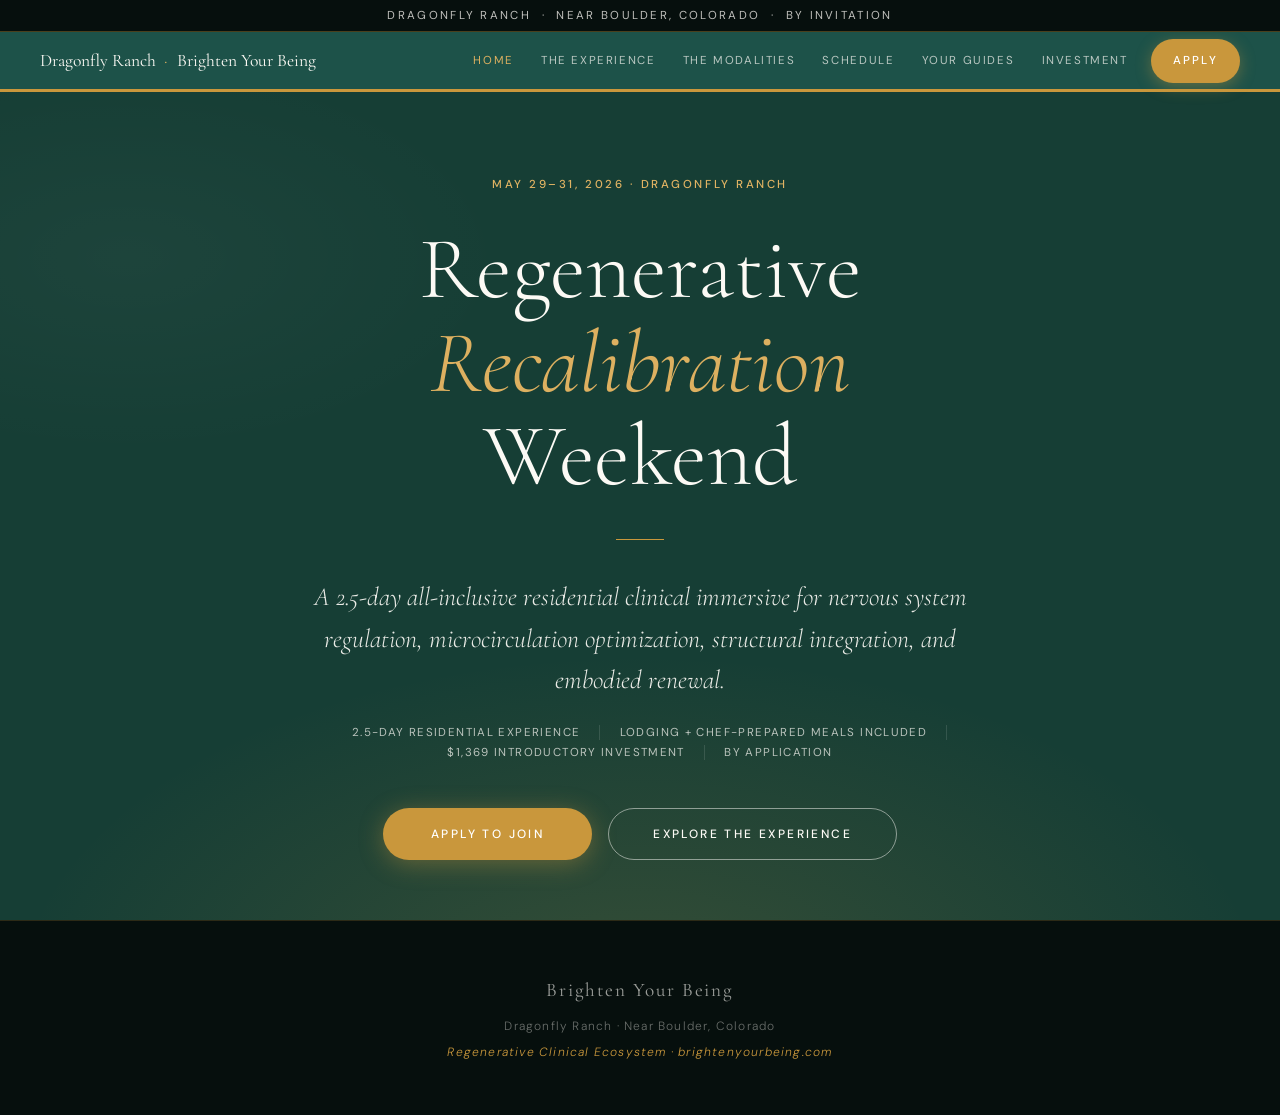
<file: regenitiveweekend.html>
<!DOCTYPE html>
<html lang="en">
<head>
  <meta charset="UTF-8">
  <meta name="viewport" content="width=device-width, initial-scale=1.0">
  <title>Regenerative Recalibration Weekend · Dragonfly Ranch</title>
  <link rel="preconnect" href="https://fonts.googleapis.com">
  <link rel="preconnect" href="https://fonts.gstatic.com" crossorigin>
  <link href="https://fonts.googleapis.com/css2?family=Cormorant+Garamond:ital,wght@0,300;0,400;0,500;0,600;1,300;1,400;1,500;1,600&family=DM+Sans:ital,wght@0,300;0,400;0,500;1,300;1,400&display=swap" rel="stylesheet">
  <link rel="stylesheet" href="regenitiveweekend.css">
</head>
<body>

<div class="top-banner">Dragonfly Ranch &nbsp;·&nbsp; Near Boulder, Colorado &nbsp;·&nbsp; By Invitation</div>

<nav class="site-nav" role="navigation" aria-label="Main navigation">
  <div class="nav-logo" onclick="showPage('home')">Dragonfly Ranch <span>·</span> Brighten Your Being</div>
  <ul class="nav-links">
    <li><button onclick="showPage('home')"        data-page="home">Home</button></li>
    <li><button onclick="showPage('experience')"  data-page="experience">The Experience</button></li>
    <li><button onclick="showPage('modalities')"  data-page="modalities">The Modalities</button></li>
    <li><button onclick="showPage('schedule')"    data-page="schedule">Schedule</button></li>
    <li><button onclick="showPage('guides')"      data-page="guides">Your Guides</button></li>
    <li><button onclick="showPage('investment')"  data-page="investment">Investment</button></li>
    <li><button onclick="showPage('apply')" class="nav-apply" data-page="apply">Apply</button></li>
  </ul>
  <button class="hamburger" id="hamburger" aria-label="Open menu" aria-expanded="false">
    <span></span><span></span><span></span>
  </button>
</nav>

<div class="mobile-menu" id="mobile-menu" role="navigation" aria-label="Mobile navigation">
  <button onclick="showPage('home');closeMobile()">Home</button>
  <button onclick="showPage('experience');closeMobile()">The Experience</button>
  <button onclick="showPage('modalities');closeMobile()">The Modalities</button>
  <button onclick="showPage('schedule');closeMobile()">Schedule</button>
  <button onclick="showPage('guides');closeMobile()">Your Guides</button>
  <button onclick="showPage('investment');closeMobile()">Investment</button>
  <a href="https://info.brightenyourbeing.com/widget/survey/8J2h2x6CcT0ioehCpc5W" class="mob-apply" target="_blank">Apply to Join</a>
</div>

<!-- ═══════════════
     HOME
═══════════════ -->
<main class="page active" id="page-home">
  <div class="hero-wrap">
    <div class="hero-content">
      <p class="hero-badge">May 29–31, 2026 · Dragonfly Ranch</p>
      <!-- h1 — only one on the site -->
      <h1>Regenerative<br><em>Recalibration</em><br>Weekend</h1>
      <div class="hero-rule" aria-hidden="true"></div>
      <p class="hero-lead">A 2.5-day all-inclusive residential clinical immersive for nervous system regulation, microcirculation optimization, structural integration, and embodied renewal.</p>
      <div class="hero-details" aria-label="Key details">
        <span>2.5-day residential experience</span>
        <span>Lodging + chef-prepared meals included</span>
        <span>$1,369 introductory investment</span>
        <span>By application</span>
      </div>
      <div class="hero-cta">
        <a href="https://info.brightenyourbeing.com/widget/survey/8J2h2x6CcT0ioehCpc5W" class="btn-primary" target="_blank">Apply to Join</a>
        <button class="btn-ghost" onclick="showPage('experience')">Explore the Experience</button>
      </div>
    </div>
  </div>
  <footer class="site-footer">
    <p class="footer-name">Brighten Your Being</p>
    <p>Dragonfly Ranch · Near Boulder, Colorado</p>
    <p class="tagline">Regenerative Clinical Ecosystem · brightenyourbeing.com</p>
  </footer>
</main>

<!-- ═══════════════
     THE EXPERIENCE
═══════════════ -->
<div class="page" id="page-experience">
  <div class="inner-narrow">
    <p class="section-label">The World Is Moving Quickly</p>
    <div class="big-question">There is a lot moving through life right now — uncertainty, pressure, change, responsibility, and the constant demand to keep <em>adapting.</em></div>
    <p>Many people have learned to hold too much for too long. This weekend creates space to begin sensing what is truly yours to carry, what needs to be processed, and what your system is ready to release.</p>
    <p>In moments like this, your capacity matters. Your clarity matters. Your energy matters. Your nervous system matters. Your ability to stay connected to yourself matters.</p>
    <p>Your body is not a problem to fix. It is the system that determines what you can access, sustain, and create.</p>
    <div class="pullquote"><p>Being who you are, fully, is not a luxury.<br>It is one of the most powerful investments you can make.</p></div>

    <hr class="divider">

    <p class="section-label">A Question Worth Sitting With</p>
    <h2 class="section-title">Is this the reset your body has been asking for?</h2>
    <p style="text-align:center;">In a world asking more from your nervous system than ever before, the most important place to restore stability is inside your own body.</p>

    <div class="question-pills">
      <div class="question-pill">
        <p class="pill-label">Energy</p>
        <p>What would it feel like to have energy that actually stays?</p>
      </div>
      <div class="question-pill">
        <p class="pill-label">Nervous System</p>
        <p>What if your nervous system could settle beneath everything you carry?</p>
      </div>
      <div class="question-pill">
        <p class="pill-label">Clarity</p>
        <p>What would change if your mind felt clearer and decisions felt clean instead of heavy?</p>
      </div>
      <div class="question-pill">
        <p class="pill-label">Emotional Capacity</p>
        <p>What if you could feel more — without becoming overwhelmed?</p>
      </div>
      <div class="question-pill">
        <p class="pill-label">Capacity</p>
        <p>What if the next level of your life doesn't require more effort, but more capacity?</p>
      </div>
      <div class="question-pill">
        <p class="pill-label">Support</p>
        <p>What would it feel like to not carry everything alone for a few days?</p>
      </div>
    </div>

    <p class="closing-quote">If one or more of these questions lands in your body, this weekend may be the right next step.</p>
    <p>This experience is designed for people who are functioning, but know their body, clarity, energy, or nervous system needs deeper support than everyday life allows.</p>
    <div class="pullquote"><p>You don't need more insight. You need a system that can integrate what you already know.</p></div>

    <hr class="divider">

    <p class="section-label">Why This Works When Other Things Haven't</p>
    <h2 class="section-title">The Problem Isn't <em>You.</em> It's the Approach.</h2>
    <div class="two-col">
      <div class="left">
        <p>Most approaches try to change your life from the outside in: more mindset, more strategy, more effort. And for a while — it works. But it doesn't hold.</p>
        <p>Because the underlying system hasn't changed.</p>
        <p>Not forced. Not temporary. Not dependent on willpower.</p>
      </div>
      <div>
        <div class="why-highlight">This work is different. It supports the conditions inside your body so change has somewhere to land.</div>
        <button class="btn-secondary" onclick="showPage('modalities')">Explore the Modalities →</button>
      </div>
    </div>
  </div>
  <footer class="site-footer">
    <p class="footer-name">Brighten Your Being</p>
    <p>Dragonfly Ranch · Near Boulder, Colorado</p>
    <p class="tagline">Regenerative Clinical Ecosystem · brightenyourbeing.com</p>
  </footer>
</div>

<!-- ═══════════════
     THE MODALITIES
═══════════════ -->
<div class="page" id="page-modalities">
  <div class="inner">
    <p class="section-label">The Clinical Foundation</p>
    <h2 class="section-title light">Three Modalities. <em>One Extraordinary Combination.</em></h2>
    <p style="text-align:center;max-width:680px;margin:0 auto;color:rgba(252,250,245,.8);">Each one is powerful on its own. Together — in this sequence, in this setting — they create something most people have never experienced and most will never forget.</p>
    <p style="text-align:center;font-family:'Cormorant Garamond',serif;font-style:italic;font-size:18px;color:var(--gold-light);margin:1rem auto 0;max-width:680px;">These are not services. They are leverage points into the systems that determine how you feel, think, and function.</p>

    <div class="modalities-grid">
      <div class="modality-card">
        <p class="modality-number" aria-hidden="true">01</p>
        <h3>Neurofeedback</h3>
        <h4>Brain Training</h4>
        <p>Using real-time brainwave feedback, neurofeedback trains the brain's own regulatory capacity from the inside — not managing symptoms, but rewiring the patterns underneath them. The nervous system learns a new baseline: more regulated, more resilient, more available.</p>
        <p class="impact">Your mind becomes a clearer instrument for everything you are here to create.</p>
      </div>
      <div class="modality-card">
        <p class="modality-number" aria-hidden="true">02</p>
        <h3>Microcirculation Optimization</h3>
        <h4>Cellular Foundation</h4>
        <p>At the foundation of every system in the body — energy, recovery, cognitive function, cellular regeneration — is microcirculation. Clinically delivered sessions optimize this circulation at a physiological level, restoring the body's capacity to fuel, repair, and perform in ways that feel, to most people, like turning a light back on.</p>
        <p class="impact">Your body remembers what vitality actually feels like — and begins to expect it.</p>
      </div>
      <div class="modality-card">
        <p class="modality-number" aria-hidden="true">03</p>
        <h3>SOMArticulate Movement Practice</h3>
        <h4>Structural Integration</h4>
        <p>Rolf-based functional movement reorganizes the body's structural relationships — releasing decades of held tension, compensation, and bracing stored in connective tissue — then teaches the body how to move differently. Each progressive session builds strength, ease, and functional alignment into daily life.</p>
        <p class="impact">You inhabit your body — and your space — with a new kind of authority and ease.</p>
      </div>
    </div>

    <hr class="divider-dark">

    <p class="section-label">The Shape of Transformation</p>
    <h2 class="section-title light">Connectivity: <em>Within, Between &amp; Among</em></h2>
    <p style="text-align:center;max-width:640px;margin:0 auto;color:rgba(252,250,245,.8);">Transformation doesn't happen in isolation. It moves in three directions at once — and this weekend is designed to open all three.</p>

    <div class="connectivity-grid">
      <div class="connectivity-card">
        <p class="icon-label">I</p>
        <h3>Within</h3>
        <h4>Returning to Yourself</h4>
        <p>The clinical work creates the conditions for genuine self-discovery — not as concept, but as felt experience. Old ways of holding, bracing, and contracting begin to release. What remains is more essentially you.</p>
      </div>
      <div class="connectivity-card">
        <p class="icon-label">II</p>
        <h3>Between</h3>
        <h4>What Forms Between People</h4>
        <p>A small group of people, each choosing to invest in themselves at this level, creates something rare: the conditions for authentic relationship. Not networking. Not performance. The kind of connection that forms when people are genuinely present.</p>
      </div>
      <div class="connectivity-card">
        <p class="icon-label">III</p>
        <h3>Among</h3>
        <h4>The Collective That Emerges</h4>
        <p>There is something that becomes available when a group of aligned people open together — a collective intelligence, a shared field. The forest, the art, the nature, the conversations — these are not the backdrop. They are the medium.</p>
      </div>
    </div>

    <hr class="divider-dark">

    <p class="section-label">Woven Throughout</p>
    <h2 class="section-title light">A Process of <em>Group Unfoldment</em></h2>
    <p style="text-align:center;font-family:'Cormorant Garamond',serif;font-style:italic;font-size:18px;color:var(--gold-light);max-width:640px;margin:0 auto 1.5rem;">This is what helps the work continue after you leave.</p>
    <p style="text-align:center;max-width:640px;margin:0 auto;color:rgba(252,250,245,.8);">Woven around and between every clinical session is a living group process — choreographed conversations that use art, nature, and intentional exchange as the medium.</p>

    <div class="process-list">
      <div class="process-item">
        <p class="process-roman" aria-hidden="true">I</p>
        <div class="process-content">
          <h3>Art &amp; Nature as Language</h3>
          <p>Some of what shifts this weekend does not have words yet. The land, creative expression, and the natural world offer a different kind of language — one the body already speaks.</p>
        </div>
      </div>
      <div class="process-item">
        <p class="process-roman" aria-hidden="true">II</p>
        <div class="process-content">
          <h3>Choreographed Exchange</h3>
          <p>Conversations between participants are not left to chance. Intentional exchange processes create the conditions for depth, honesty, and genuine recognition.</p>
        </div>
      </div>
      <div class="process-item">
        <p class="process-roman" aria-hidden="true">III</p>
        <div class="process-content">
          <h3>Grounded, Aligned Action</h3>
          <p>Unfoldment without direction is just release. This process supports each person in connecting what is opening in the body to what is theirs to do — the work, the life, the relationships, the contribution that belong to them specifically.</p>
        </div>
      </div>
      <div class="process-item">
        <p class="process-roman" aria-hidden="true">IV</p>
        <div class="process-content">
          <h3>Opening to What Is Possible</h3>
          <p>The body's capacity to receive — prosperity, connection, opportunity, love — expands as its contractions release. The process makes visible what was previously blocked from view.</p>
        </div>
      </div>
    </div>

    <div style="text-align:center;margin-top:3rem;">
      <button class="btn-ghost" onclick="showPage('schedule')">See the Schedule →</button>
    </div>
  </div>
  <footer class="site-footer">
    <p class="footer-name">Brighten Your Being</p>
    <p>Dragonfly Ranch · Near Boulder, Colorado</p>
    <p class="tagline">Regenerative Clinical Ecosystem · brightenyourbeing.com</p>
  </footer>
</div>

<!-- ═══════════════
     SCHEDULE
═══════════════ -->
<div class="page" id="page-schedule">
  <div class="inner">
    <p class="section-label">How This Experience Unfolds</p>
    <h2 class="section-title light">Three Days, <em>Choreographed with Care</em></h2>
    <p style="max-width:680px;margin:0 auto;text-align:center;color:rgba(252,250,245,.8);">Structured enough to guide you. Open enough for what needs to emerge. Each day is held within a rhythm of microcirculation sessions that open and close the body's capacity for each day's work.</p>

    <div class="days-grid">
      <div class="day-card">
        <div class="day-header">
          <p class="day-title">Friday</p>
          <p class="day-date">May 29</p>
        </div>
        <p class="day-subtitle">Arrival &amp; First Opening</p>
        <ul class="session-list">
          <li class="session-item"><div><h4>Welcome and Orientation</h4><p>The clinical arc, the intention, the shape of the container</p></div></li>
          <li class="session-item"><div><h4>Microcirculation Session</h4><p>Preparing the body and the system for what is coming</p></div></li>
          <li class="session-item"><div><h4>Movement Practice with Rosie</h4><p>Orienting the body, finding length and ease as the group settles in</p></div></li>
          <li class="session-item"><div><h4>First Group Process Session</h4><p>Arriving into presence — and into relationship with the others here</p></div></li>
          <li class="session-item"><div><h4>Nature-Based Exchange</h4><p>The group begins to find its ground together</p></div></li>
          <li class="session-item"><div><h4>Closing Microcirculation</h4><p>Ease the nervous system into the forest and into rest</p></div></li>
        </ul>
      </div>
      <div class="day-card">
        <div class="day-header">
          <p class="day-title">Saturday</p>
          <p class="day-date">May 30</p>
        </div>
        <p class="day-subtitle">Deep Recalibration</p>
        <ul class="session-list">
          <li class="session-item"><div><h4>Morning Microcirculation</h4><p>Open the day and activate the system</p></div></li>
          <li class="session-item"><div><h4>Structural Alignment Movement with Rosie</h4><p>Orienting the body for the day's deeper work</p></div></li>
          <li class="session-item"><div><h4>Group Process: Art and Nature as Medium</h4><p>What is releasing, what is emerging, what wants to be witnessed</p></div></li>
          <li class="session-item"><div><h4>Neurofeedback Session with LoriGrace</h4><p>Nervous system regulation and cognitive reset</p></div></li>
          <li class="session-item"><div><h4>Open Time in the Landscape</h4><p>Integration, rest, the reset only a forest provides</p></div></li>
          <li class="session-item"><div><h4>Closing Microcirculation</h4><p>Sealing the day's work into the body</p></div></li>
        </ul>
      </div>
      <div class="day-card">
        <div class="day-header">
          <p class="day-title">Sunday</p>
          <p class="day-date">May 31</p>
        </div>
        <p class="day-subtitle">Integration &amp; Emergence</p>
        <ul class="session-list">
          <li class="session-item"><div><h4>Morning Microcirculation</h4><p>Begin the final day fully open</p></div></li>
          <li class="session-item"><div><h4>Final Neurofeedback with LoriGrace</h4><p>Consolidating the nervous system's new baseline</p></div></li>
          <li class="session-item"><div><h4>Closing Group Process</h4><p>What shifted, what is grounded, what is now yours to carry forward</p></div></li>
          <li class="session-item"><div><h4>Closing Circle</h4><p>Within, between, and among: what formed here</p></div></li>
          <li class="session-item"><div><h4>Closing Microcirculation</h4><p>Departing with the system fully integrated and alive</p></div></li>
          <li class="session-item"><div><h4>Personal Pathway Conversation</h4><p>What your continuation looks like to optimize your well-being</p></div></li>
        </ul>
      </div>
    </div>

    <div style="text-align:center;margin-top:3rem;">
      <button class="btn-ghost" onclick="showPage('guides')">Meet Your Guides →</button>
    </div>
  </div>
  <footer class="site-footer">
    <p class="footer-name">Brighten Your Being</p>
    <p>Dragonfly Ranch · Near Boulder, Colorado</p>
    <p class="tagline">Regenerative Clinical Ecosystem · brightenyourbeing.com</p>
  </footer>
</div>

<!-- ═══════════════
     GUIDES
═══════════════ -->
<div class="page" id="page-guides">
  <div class="inner">
    <p class="section-label">Your Guides for the Weekend</p>
    <h2 class="section-title">Decades of Clinical <em>Depth. One Weekend.</em></h2>
    <p style="text-align:center;max-width:680px;margin:0 auto;">This is not a retreat with facilitators. It is a clinical immersion led by two of the most experienced practitioners in their fields — working in an intentionally choreographed collaboration.</p>

    <!-- Two guide bios side by side -->
    <div class="guides-grid">

      <!-- LoriGrace -->
      <div class="guide-card">
        <p class="cred">MS · LPC · 35+ Years Clinical Practice</p>
        <h2>LoriGrace Kochevar</h2>
        <span class="guide-role">Lead Clinician · Host · Founder</span>
        <p>LoriGrace has spent more than three decades at the intersection of neurobiology, trauma resolution, and family systems — a clinician who never stopped asking why the body holds what it holds, and what it genuinely takes to release it.</p>
        <p>She founded Brighten Your Being and built the Regenerative Clinical Ecosystem at Dragonfly Ranch — because she believes real transformation requires the right setting, the right clinical depth, and the right human container.</p>
        <div class="guide-brings">
          <h3>What LoriGrace Brings</h3>
          <ul>
            <li><p>Neurofeedback that trains the brain's own regulatory capacity — a measurable, lasting shift in how the nervous system organizes itself</p></li>
            <li><p>Microcirculation optimization working at the cellular foundation — restoring energy, regeneration, and radiant vitality</p></li>
            <li><p>A trauma-informed clinical lens built over 35 years — so the entire weekend feels safe enough for genuine transformation</p></li>
            <li><p>The quality of seeing that only comes from decades of presence — meeting each person exactly where they are</p></li>
          </ul>
        </div>
      </div>

      <!-- Rosie -->
      <div class="guide-card">
        <p class="cred">Certified Rolfer · Rolf Movement Practitioner</p>
        <h2>Rosalynde Smith</h2>
        <span class="guide-role">Weekend Collaborator · SOMArticulate Movement Practice</span>
        <p>I am a certified Rolfer and Rolf Movement Practitioner with nearly twenty years of experience, trained at the Dr. Ida Rolf Institute in Boulder. My multimodal practice focuses on Structural Integration through bodywork, combined with Rolf Movement and SI-inspired movement repatterning.</p>
        <p>During our Immersions, we focus on movement — practical, progressive work rooted in Rolf principles that reorganizes how you stand, walk, and inhabit your body in daily life.</p>
        <div class="guide-brings">
          <h3>Movement Goals for the Weekend</h3>
          <ul>
            <li><p>Reorganize weight and support through your feet and legs for a stable, grounded base</p></li>
            <li><p>Align your pelvis, spine, and shoulders so gravity works with you instead of against you</p></li>
            <li><p>Release habitual bracing in the neck, jaw, and arms</p></li>
            <li><p>Build smoother coordination between your head, torso, and limbs</p></li>
          </ul>
        </div>
      </div>

    </div><!-- /guides-grid -->

    <!-- SOMArticulate — full width below both bios -->
    <div class="somarticulate-section">
      <p class="section-label">The Practice</p>
      <h2>SOMArticulate <em style="font-style:italic;color:var(--sage);">&amp; SOMArtMoves</em></h2>
      <span class="somarticulate-aka">Rolf-based functional movement · led by Rosalynde Smith</span>

      <div class="somarticulate-body">
        <div>
          <h3>What It Is</h3>
          <p>SOMArticulate is a Rolf-based functional movement practice that reorganizes the body's structural relationships. It retrains the body to release decades of held tension, compensation, and bracing stored in the connective tissue — then teaches it to move in new, more efficient ways.</p>
          <p>Through precise, repeatable exercises, the practice builds strength, ease, and functional alignment into daily movement. Each session builds on the last. The patterns are concrete and functional — designed to become your new normal during daily activities.</p>
          <p class="somarticulate-result">The result is measurable — longer strides, easier breathing, less daily fatigue, and a body that stays aligned with less effort. Clients stand, walk, and move with clearer authority and effortless presence.</p>
        </div>
        <div>
          <h3>What to Expect</h3>
          <div class="somarticulate-note">
            <p><strong>No Structural Integration bodywork sessions are required.</strong> This is pure movement training — practical, progressive, and rooted in Rolf principles. No prior experience necessary.</p>
            <p>The work is highly learnable for all humans — from people rebuilding basic mobility all the way through to elite athletes. Each exercise uses clear, repeatable cues that elicit new behavior: somatic movement intelligence, precise hinging, and resequencing of strength patterns that re-teach the body to move with efficiency, ease, and a sense of support.</p>
            <p>For those interested in deeper bodywork: Rolfing Structural Integration works hands-on with fascial compensation patterns through direct touch in private 1-to-1 sessions. Typically, 10-series work spans a few months; 1–3 sessions can address more acute issues outside of 10-series work.</p>
          </div>
        </div>
      </div>
    </div>

    <div style="text-align:center;margin-top:3rem;">
      <button class="btn-secondary" onclick="showPage('investment')">See What's Included →</button>
    </div>
  </div>
  <footer class="site-footer">
    <p class="footer-name">Brighten Your Being</p>
    <p>Dragonfly Ranch · Near Boulder, Colorado</p>
    <p class="tagline">Regenerative Clinical Ecosystem · brightenyourbeing.com</p>
  </footer>
</div>

<!-- ═══════════════
     INVESTMENT
═══════════════ -->
<div class="page" id="page-investment">
  <div class="inner">
    <p class="section-label">What's Included</p>
    <h2 class="section-title">Everything You Need. <em>Nothing to Arrange.</em></h2>

    <div class="included-grid">
      <div class="included-card">
        <span class="included-icon" aria-hidden="true">🏡</span>
        <h3>Overnight Lodging</h3>
        <p>Private forest-based setting at Dragonfly Ranch designed for nervous system regulation and restoration.</p>
      </div>
      <div class="included-card">
        <span class="included-icon" aria-hidden="true">🍽️</span>
        <h3>Chef-Prepared Meals</h3>
        <p>Nourishing, plant-forward meals to support steady energy, metabolic balance, and deep restoration.</p>
      </div>
      <div class="included-card">
        <span class="included-icon" aria-hidden="true">⚡</span>
        <h3>All Clinical Sessions</h3>
        <p>Neurofeedback, microcirculation optimization, and SOMArticulate movement woven across the weekend.</p>
      </div>
      <div class="included-card">
        <span class="included-icon" aria-hidden="true">🌲</span>
        <h3>Group Process &amp; Forest Immersion</h3>
        <p>Small-group connection, art, nature, and guided exchange designed to help the work integrate.</p>
      </div>
      <div class="included-card">
        <span class="included-icon" aria-hidden="true">🔄</span>
        <h3>Post-Weekend Integration</h3>
        <p>A guided integration call and follow-up education to help the recalibration continue after you leave.</p>
      </div>
    </div>

    <hr class="divider">

    <p class="section-label">Choose the Depth That's Right for You</p>
    <h2 class="section-title">Investment <em>&amp; Options</em></h2>

    <div class="pricing-grid">
      <div class="pricing-card">
        <p class="pricing-badge">Upcoming</p>
        <h3>Regenerative Recalibration Weekend</h3>
        <span class="dates">May 29–31, 2026</span>
        <p>Three days at a private forest property near Boulder, Colorado. Neurofeedback, microcirculation optimization, SOMArticulate movement practice, and a living group process in nature.</p>
        <p class="price">$1,369</p>
        <span class="price-note">Introductory Investment · By Application</span>
        <ul class="pricing-features">
          <li>Overnight lodging at Dragonfly Ranch</li>
          <li>Exquisite chef-prepared meals</li>
          <li>Neurofeedback sessions</li>
          <li>Microcirculation optimization</li>
          <li>SOMArticulate movement practice</li>
          <li>Small-group process &amp; forest immersion</li>
          <li>Post-weekend integration support</li>
        </ul>
        <div class="pricing-note-box">If you continue into a full 5-Day Regenerative Immersion, $500 of your weekend investment applies toward that immersive.</div>
        <a href="https://info.brightenyourbeing.com/widget/survey/8J2h2x6CcT0ioehCpc5W" class="btn-primary" target="_blank">Apply to Join</a>
      </div>
      <div class="pricing-card">
        <p class="pricing-badge">Available Year-Round</p>
        <h3>5-Day Immersion</h3>
        <span class="dates">Next date: July 16–21, 2026</span>
        <p>A deeper residential experience for those ready for more. A full five days to go further into the work — structurally, neurologically, and in the living group field that forms at Dragonfly Ranch.</p>
        <div class="pricing-note-box" style="margin-top:2rem;">If you continue into a full 5-Day Regenerative Immersion, $500 of your weekend investment applies toward that immersive.</div>
        <a href="tel:970-352-8873" class="btn-secondary">Reach out to LoriGrace · 970-352-8873</a>
      </div>
    </div>

    <p style="font-family:'Cormorant Garamond',serif;font-style:italic;font-size:18px;color:var(--text-body);text-align:center;max-width:780px;margin:3rem auto 0;line-height:1.65;">This is a first taste — offered at an introductory investment, in a small enough container that it can be real. The full Regenerative Immersion goes deeper. But this weekend will show you what is possible within, between, and among.</p>

    <div style="text-align:center;margin-top:3rem;">
      <button class="btn-secondary" onclick="showPage('apply')">Ready to Apply →</button>
    </div>
  </div>
  <footer class="site-footer">
    <p class="footer-name">Brighten Your Being</p>
    <p>Dragonfly Ranch · Near Boulder, Colorado</p>
    <p class="tagline">Regenerative Clinical Ecosystem · brightenyourbeing.com</p>
  </footer>
</div>

<!-- ═══════════════
     APPLY
═══════════════ -->
<div class="page" id="page-apply">
  <div class="inner">
    <p class="section-label">Logistics &amp; Details</p>
    <h2 class="section-title light">What You Need <em>to Know</em></h2>

    <div class="logistics-grid">
      <div class="logistics-item">
        <h3>Dates</h3>
        <p>May 29–31, 2026<br>Friday evening arrival through Sunday afternoon departure</p>
      </div>
      <div class="logistics-item">
        <h3>Location</h3>
        <p>Dragonfly Ranch<br>Private forested property near Boulder, Colorado<br>Directions upon enrollment</p>
      </div>
      <div class="logistics-item">
        <h3>Group Size</h3>
        <p>Intentionally Small<br>Strictly limited — because real intimacy and clinical depth both require it</p>
      </div>
      <div class="logistics-item">
        <h3>Investment</h3>
        <p>$1,369<br>Introductory pricing, offered at this level by design</p>
      </div>
    </div>

    <hr class="divider-dark">

    <p class="section-label">After You Apply</p>
    <h2 class="section-title light">A Simple, <em>Human Process</em></h2>
    <p style="text-align:center;font-family:'Cormorant Garamond',serif;font-style:italic;font-size:20px;color:rgba(252,250,245,.8);">Enrollment happens through conversation — not checkout.</p>

    <div class="application-steps">
      <div class="application-step">
        <p class="step-number" aria-hidden="true">1</p>
        <div class="step-content">
          <h3>Complete a Brief Fit Form</h3>
          <p>Just enough for us to understand where you are and what you are looking for</p>
        </div>
      </div>
      <div class="application-step">
        <p class="step-number" aria-hidden="true">2</p>
        <div class="step-content">
          <h3>LoriGrace Reviews Your Application</h3>
          <p>And responds within 48 hours</p>
        </div>
      </div>
      <div class="application-step">
        <p class="step-number" aria-hidden="true">3</p>
        <div class="step-content">
          <h3>Invitation to a Short Conversation</h3>
          <p>If it appears aligned, you are invited into a short conversation — no pressure, no obligation, just a real exchange</p>
        </div>
      </div>
      <div class="application-step">
        <p class="step-number" aria-hidden="true">4</p>
        <div class="step-content">
          <h3>Enrollment Confirmed</h3>
          <p>After fit, investment, and logistics are complete — you receive everything you need to arrive</p>
        </div>
      </div>
    </div>

    <div class="apply-cta">
      <p>If something in you knows it's time for more —</p>
      <span class="tagline-lg">this is where that becomes real.</span>
      <a href="https://info.brightenyourbeing.com/widget/survey/8J2h2x6CcT0ioehCpc5W" class="btn-primary" target="_blank">Apply to Join</a>
      <p>Includes overnight lodging, exquisite chef-prepared meals, clinical sessions, group process, and integration support.</p>
      <p>No pressure. No expectation. Just a conversation to see if this is the right fit for you.</p>
      <span class="final-details">May 29–31, 2026 · Dragonfly Ranch · Near Boulder, Colorado · $1,369 Introductory Investment</span>
    </div>
  </div>
  <footer class="site-footer">
    <p class="footer-name">Brighten Your Being</p>
    <p>Dragonfly Ranch · Near Boulder, Colorado</p>
    <p class="tagline">Regenerative Clinical Ecosystem · brightenyourbeing.com</p>
  </footer>
</div>

<script>
  function showPage(id) {
    document.querySelectorAll('.page').forEach(p => p.classList.remove('active'));
    const target = document.getElementById('page-' + id);
    if (target) { target.classList.add('active'); window.scrollTo(0,0); }
    document.querySelectorAll('[data-page]').forEach(btn => {
      btn.classList.toggle('active', btn.dataset.page === id);
    });
  }

  const hamburger = document.getElementById('hamburger');
  const mobileMenu = document.getElementById('mobile-menu');
  hamburger.addEventListener('click', () => {
    const open = mobileMenu.classList.toggle('open');
    hamburger.classList.toggle('open', open);
    hamburger.setAttribute('aria-expanded', open);
    hamburger.setAttribute('aria-label', open ? 'Close menu' : 'Open menu');
  });
  function closeMobile() {
    mobileMenu.classList.remove('open');
    hamburger.classList.remove('open');
    hamburger.setAttribute('aria-expanded', 'false');
    hamburger.setAttribute('aria-label', 'Open menu');
  }

  document.querySelectorAll('[data-page="home"]').forEach(b => b.classList.add('active'));
</script>
</body>
</html>
</file>
<file: regenerativeweekend.css>
:root {
  --sage: #1D5249;
  --sage-light: #2a6b5e;
  --cream: #FCFAF5;
  --tan: #F3EDE5;
  --gold: #C9973C;
  --gold-dark: #8a5e0a;      /* dark gold — passes 4.5:1 on cream & tan */
  --gold-bright: #f0c96a;    /* bright gold — passes 4.5:1 on sage */
  --gold-light: #ddb05a;
  --text-dark: #111e1c;
  --text-mid: #2c4440;
  --text-muted: #3d5e5a;     /* replaces text-light for body use — passes 4.5:1 */
  --text-light: #5a7874;     /* kept for reference but not used on small text */
}

*, *::before, *::after { box-sizing: border-box; margin: 0; padding: 0; }
html { scroll-behavior: smooth; }
body {
  font-family: 'DM Sans', sans-serif;
  background: var(--cream);
  color: var(--text-dark);
  font-size: 18px;
  line-height: 1.7;
  overflow-x: hidden;
}

/* ─────────────────────────────────────────
   TOPBAR
───────────────────────────────────────── */
.topbar {
  position: fixed;
  top: 0;
  left: 0;
  width: 100%;
  
  display: flex;
  align-items: center;
  justify-content: space-between;

  padding: 16px 32px;
  box-sizing: border-box;
  z-index: 1000;

  background: rgb(255, 255, 255);
  backdrop-filter: blur(10px);

  border-bottom: 1px solid rgba(0, 0, 0, 0.12);
  box-shadow: 0 2px 10px rgba(0, 0, 0, 0.04);
}
.topbar-brand {
  height: 60px;
  width: auto;
  object-fit: contain;
  color: var(--gold-bright); font-weight: 500;
}

.topbar-detail {
  font-size: 13px; letter-spacing: 0.14em; text-transform: uppercase;
  color:var(--sage); font-weight: 400;
}

/* ─────────────────────────────────────────
   BUTTONS
───────────────────────────────────────── */
.btn-primary {
  display: inline-block; background: var(--gold); color: var(--text-dark);
  font-family: 'DM Sans', sans-serif; font-size: 13px; font-weight: 700;
  letter-spacing: 0.14em; text-transform: uppercase; text-decoration: none;
  padding: 18px 42px; border-radius: 50px;
  transition: all 0.3s ease; border: none; cursor: pointer;
}
.btn-primary:hover {
  background: var(--gold-light); transform: translateY(-2px);
  box-shadow: 0 8px 28px rgba(201,151,60,0.35);
}
.btn-outline {
  display: inline-block; background: transparent; color: var(--cream);
  font-family: 'DM Sans', sans-serif; font-size: 13px; font-weight: 500;
  letter-spacing: 0.14em; text-transform: uppercase; text-decoration: none;
  padding: 16px 36px; border-radius: 50px; border: 1.5px solid rgba(252,250,245,0.75);
  transition: all 0.3s ease; cursor: pointer;
}
.btn-outline:hover { border-color: var(--gold-bright); color: var(--gold-bright); }

/* ─────────────────────────────────────────
   HERO
───────────────────────────────────────── */
.hero {
  min-height: 100vh; background: var(--sage);
  display: flex; flex-direction: column; justify-content: center;
  position: relative; overflow: hidden; padding: 110px 48px 60px;
}
.hero::before {
  content: ''; position: absolute; inset: 0;
  background:
    radial-gradient(ellipse 60% 80% at 82% 50%, rgba(201,151,60,0.09) 0%, transparent 70%),
    radial-gradient(ellipse 40% 60% at 10% 80%, rgba(252,250,245,0.04) 0%, transparent 60%);
  pointer-events: none;
}
.hero::after {
  content: ''; position: absolute; top: 0; bottom: 0; right: 42%; width: 1px;
  background: linear-gradient(to bottom, transparent, rgba(201,151,60,0.3) 25%, rgba(201,151,60,0.3) 75%, transparent);
}
.hero-inner {
  max-width: 1140px; margin: 0 auto; width: 100%;
  display: grid; grid-template-columns: 1fr 360px;
  gap: 64px; align-items: center; position: relative; z-index: 2;
}
.hero-title {
  font-family: 'Cormorant Garamond', serif;
  font-size: clamp(54px, 6.5vw, 82px);
  font-weight: 300; line-height: 1.04; color: #ffffff;
  letter-spacing: -0.01em; margin-bottom: 28px;
}
.hero-title em { font-style: italic; color: var(--gold-bright); }
/* was rgba(…,0.88) weight 300 — fails at 19px weight 300 */
.hero-subhead {
  font-size: 19px; line-height: 1.7; color: #ffffff;
  font-weight: 400; max-width: 520px; margin-bottom: 44px;
}
.hero-cta-row { display: flex; align-items: center; gap: 20px; flex-wrap: wrap; }

.hero-panel {
  background: rgba(252,250,245,0.07); border: 1px solid rgba(201,151,60,0.25);
  padding: 36px 32px;
}
.hero-panel-item { padding: 17px 0; border-bottom: 1px solid rgba(252,250,245,0.15); }
.hero-panel-item:last-child { border-bottom: none; padding-bottom: 0; }
.hero-panel-item:first-child { padding-top: 0; }
/* was 10px — fails WCAG at any contrast */
.panel-label {
  font-size: 13px; letter-spacing: 0.2em; text-transform: uppercase;
  color: var(--gold-bright); margin-bottom: 6px; font-weight: 600;
}
.panel-value {
  font-family: 'Cormorant Garamond', serif; font-size: 22px;
  font-weight: 400; color: #ffffff; line-height: 1.3;
}
/* was rgba(…,0.55) — fails badly */
.panel-sub { font-size: 14px; color: rgba(252,250,245,0.90); margin-top: 4px; font-weight: 400; }

/* ─────────────────────────────────────────
   SHARED SECTION STYLES
───────────────────────────────────────── */
section { padding: 110px 48px; }
.section-inner { max-width: 1140px; margin: 0 auto; }
/* was 11px gold on cream/tan — #C9973C on #FCFAF5 = ~2.8:1 — fails */
.section-eyebrow {
  font-size: 13px; letter-spacing: 0.22em; text-transform: uppercase;
  color: var(--gold-dark); margin-bottom: 16px; font-weight: 700;
}
.section-title {
  font-family: 'Cormorant Garamond', serif;
  font-size: clamp(40px, 4.5vw, 60px);
  font-weight: 300; line-height: 1.1; color: var(--sage); margin-bottom: 28px;
}
.section-title em { font-style: italic; }
/* was weight 300 — borderline at 18px */
.section-body {
  font-size: 18px; line-height: 1.8; color: var(--text-mid);
  font-weight: 400; max-width: 680px;
}
hr.divider {
  border: none; height: 1px;
  background: linear-gradient(to right, var(--gold-dark), transparent);
  margin: 0 0 64px 0; max-width: 90px;
}

/* ─────────────────────────────────────────
   WHY SECTION
───────────────────────────────────────── */
.why-section { background: var(--tan); }
.why-grid {
  display: grid; grid-template-columns: 1fr 1fr;
  gap: 88px; align-items: center; margin-top: 64px;
}
/* was weight 300 on tan */
.why-quote {
  font-family: 'Cormorant Garamond', serif;
  font-size: clamp(30px, 3vw, 46px);
  font-weight: 400; line-height: 1.25; color: var(--sage);
  font-style: italic; border-left: 3px solid var(--gold-dark); padding-left: 36px;
}

/* ─────────────────────────────────────────
   MODALITIES
───────────────────────────────────────── */
.modalities-section { background: var(--sage); }
.modalities-section .section-title { color: #ffffff; }
/* eyebrow on dark — use bright gold */
.modalities-section .section-eyebrow { color: var(--gold-bright); }
/* was rgba(…,0.82) weight 300 — fails */
.modalities-section .section-body { color: #ffffff; font-weight: 400; }
.modalities-grid {
  display: grid; grid-template-columns: repeat(3, 1fr);
  gap: 2px; margin-top: 64px;
}
.modality-card {
  background: rgba(252,250,245,0.06); border: 1px solid rgba(201,151,60,0.18);
  padding: 52px 40px; transition: background 0.3s ease;
}
.modality-card:hover { background: rgba(252,250,245,0.1); }
/* modality-num removed — was rgba(…,0.22) ghost text, unreadable */
.modality-title {
  font-family: 'Cormorant Garamond', serif; font-size: 28px;
  font-weight: 500; color: #ffffff; margin-bottom: 18px; line-height: 1.2;
}
/* was rgba(…,0.82) weight 300 — fails */
.modality-body {
  font-size: 16px; line-height: 1.8; color: #ffffff; font-weight: 400;
}
.modality-close {
  font-family: 'Cormorant Garamond', serif; font-size: 17px;
  font-style: italic; color: var(--gold-bright); margin-top: 22px; line-height: 1.4;
  font-weight: 400;
}

/* ─────────────────────────────────────────
   CONNECTIVITY
───────────────────────────────────────── */
.connectivity-section { background: var(--cream); }
.connectivity-grid {
  display: grid; grid-template-columns: repeat(3, 1fr);
  gap: 52px; margin-top: 64px;
}
.conn-card { border-top: 2px solid var(--gold-dark); padding-top: 32px; }
.conn-direction {
  font-family: 'Cormorant Garamond', serif;
  font-size: 64px; font-weight: 300; font-style: italic;
  color: var(--sage); line-height: 1; margin-bottom: 10px; letter-spacing: -0.01em;
}
/* was 11px gold on cream — fails */
.conn-subtitle {
  font-size: 13px; letter-spacing: 0.2em; text-transform: uppercase;
  color: var(--gold-dark); margin-bottom: 18px; font-weight: 700;
}
/* was weight 300 */
.conn-body {
  font-size: 16px; line-height: 1.8; color: var(--text-mid); font-weight: 400;
}

/* ─────────────────────────────────────────
   PROCESS
───────────────────────────────────────── */
.process-section { background: var(--tan); }
.process-grid {
  display: grid; grid-template-columns: 1fr 1fr;
  gap: 88px; align-items: start; margin-top: 64px;
}
.process-items { display: flex; flex-direction: column; gap: 36px; }
/* process-roman removed — gold on tan fails 4.5:1 */
.process-item { display: flex; gap: 0; align-items: flex-start; }
.process-item-title {
  font-family: 'Cormorant Garamond', serif; font-size: 24px;
  font-weight: 600; color: var(--sage); margin-bottom: 10px;
}
/* was weight 300 */
.process-item-body { font-size: 16px; line-height: 1.8; color: var(--text-mid); font-weight: 400; }
.process-aside { background: var(--sage); padding: 52px 44px; }
/* was gold on sage — bright gold passes */
.process-aside-title {
  font-family: 'Cormorant Garamond', serif; font-size: 30px;
  font-weight: 500; font-style: italic; color: var(--gold-bright);
  margin-bottom: 24px; line-height: 1.3;
}
/* was rgba(…,0.85) weight 300 — fails */
.process-aside-body { font-size: 16px; line-height: 1.85; color: #ffffff; font-weight: 400; }

/* ─────────────────────────────────────────
   POSSIBLE
───────────────────────────────────────── */
.possible-section { background: var(--cream); }
.possible-grid {
  display: grid; grid-template-columns: repeat(3, 1fr);
  gap: 40px; margin-top: 64px;
}
.possible-card {
  padding: 36px 32px; background: var(--tan);
  border-bottom: 3px solid transparent; transition: border-color 0.3s ease;
}
.possible-card:hover { border-color: var(--gold-dark); }
/* possible-card-num removed — 15px italic gold on tan fails */
.possible-card-title {
  font-family: 'Cormorant Garamond', serif; font-size: 26px;
  font-weight: 600; color: var(--sage); margin-bottom: 14px; line-height: 1.2;
}
/* was 15px weight 300 — too light */
.possible-card-body { font-size: 16px; line-height: 1.8; color: var(--text-mid); font-weight: 400; }

/* ─────────────────────────────────────────
   SCHEDULE
───────────────────────────────────────── */
.schedule-section { background: var(--sage); }
.schedule-section .section-title { color: #ffffff; }
.schedule-section .section-eyebrow { color: var(--gold-bright); }
/* was rgba(…,0.82) weight 300 */
.schedule-section .section-body { color: #ffffff; font-weight: 400; }
.schedule-grid {
  display: grid; grid-template-columns: repeat(3, 1fr);
  gap: 2px; margin-top: 64px;
}
.schedule-day {
  background: rgba(252,250,245,0.05); border: 1px solid rgba(201,151,60,0.18);
  padding: 44px 36px;
}
.day-header { border-bottom: 1px solid rgba(201,151,60,0.4); padding-bottom: 22px; margin-bottom: 28px; }
/* was 11px gold on sage — fails */
.day-label {
  font-size: 13px; letter-spacing: 0.2em; text-transform: uppercase;
  color: var(--gold-bright); margin-bottom: 8px; font-weight: 700; display: block;
}
.day-title {
  font-family: 'Cormorant Garamond', serif; font-size: 28px;
  font-weight: 500; color: #ffffff; line-height: 1.2;
}
.day-items { list-style: none; }
/* was rgba(…,0.85) weight 300 at 15px — fails on both */
.day-items li {
  font-size: 16px; line-height: 1.7; color: #ffffff;
  font-weight: 400; padding: 10px 0 10px 20px;
  border-bottom: 1px solid rgba(252,250,245,0.12); position: relative;
}
.day-items li::before { content: '·'; position: absolute; left: 0; color: var(--gold-bright); font-size: 20px; line-height: 1.35; }
.day-items li:last-child { border-bottom: none; }

/* ─────────────────────────────────────────
   CLINICIANS
───────────────────────────────────────── */
.clinicians-section { background: var(--tan); }
.clinicians-grid {
  display: grid; grid-template-columns: 1fr 1fr;
  gap: 72px; margin-top: 64px;
}
.clinician-photo-wrap {
  width: 100%; height: 550px; overflow: hidden; margin-bottom: 32px; position: relative;
  background: #ddd8cf;
  display: flex; align-items: center; justify-content: center;
}
.clinician-photo-wrap img {
  width: 100%; height: 100%; object-fit: cover; object-position: center top;
  display: block; transition: transform 0.6s ease;
}
.clinician-photo-wrap:hover img { transform: scale(1.03); }
.clinician-photo-wrap::after {
  content: ''; position: absolute; bottom: 0; left: 0; right: 0; height: 80px;
  background: linear-gradient(to top, var(--tan), transparent); pointer-events: none;
}
.clinician-border { border-top: 2px solid var(--gold-dark); padding-top: 32px; }
/* was 11px gold on tan — fails */
.clinician-role {
  font-size: 13px; letter-spacing: 0.18em; text-transform: uppercase;
  color: var(--gold-dark); margin-bottom: 12px; font-weight: 700;
}
.clinician-name {
  font-family: 'Cormorant Garamond', serif; font-size: 40px;
  font-weight: 400; color: var(--sage); line-height: 1.1; margin-bottom: 8px;
}
/* was text-light (#5a7874) on tan — ~3.4:1 fails 4.5:1 */
.clinician-cred {
  font-size: 14px; letter-spacing: 0.08em; color: var(--text-muted); margin-bottom: 22px; font-weight: 500;
}
/* was weight 300 */
.clinician-bio { font-size: 16px; line-height: 1.85; color: var(--text-mid); font-weight: 400; margin-bottom: 32px; }
.clinician-brings { display: flex; flex-direction: column; gap: 16px; }
.brings-item { display: flex; align-items: flex-start; }
/* brings-num removed — gold italic on tan fails */
/* was 15px weight 300 */
.brings-text { font-size: 16px; line-height: 1.7; color: var(--text-mid); font-weight: 400; }

/* ─────────────────────────────────────────
   CTA
───────────────────────────────────────── */
.cta-section {
  background: var(--sage); text-align: center;
  padding: 130px 48px; position: relative; overflow: hidden;
}
.cta-section::before {
  content: ''; position: absolute; inset: 0;
  background: radial-gradient(ellipse 65% 65% at 50% 50%, rgba(201,151,60,0.12) 0%, transparent 70%);
  pointer-events: none;
}
.cta-inner { position: relative; z-index: 2; max-width: 660px; margin: 0 auto; }
/* was 11px gold on sage — fails */
.cta-eyebrow {
  font-size: 13px; letter-spacing: 0.22em; text-transform: uppercase;
  color: var(--gold-bright); margin-bottom: 26px; font-weight: 700;
}
.cta-title {
  font-family: 'Cormorant Garamond', serif; font-size: clamp(44px, 5.5vw, 66px);
  font-weight: 300; color: #ffffff; line-height: 1.1; margin-bottom: 28px;
}
.cta-title em { font-style: italic; color: var(--gold-bright); }
/* was rgba(…,0.82) weight 300 — fails */
.cta-body {
  font-size: 18px; line-height: 1.8; color: #ffffff;
  font-weight: 400; margin-bottom: 52px;
}
/* was 12px rgba(…,0.4) — catastrophically fails */
.cta-detail {
  font-size: 15px; color: rgba(252,250,245,0.90);
  font-weight: 400; margin-top: 28px; line-height: 1.7;
}

.cta-apply {
  font-family: 'Cormorant Garamond', serif; font-size: 40px;
  font-weight: 150; color: #ffffff; 
}
/* ─────────────────────────────────────────
   FOOTER
───────────────────────────────────────── */
footer {
  background: #0d1816; padding: 56px 48px;
  display: flex; flex-direction: column; align-items: center; gap: 32px;
}
.footer-divider {
  width: 60px; height: 1px;
  background: linear-gradient(to right, transparent, var(--gold-bright), transparent);
}
.footer-bottom {
  display: flex; justify-content: space-between; align-items: center;
  width: 100%; max-width: 1140px;
}
/* all three were rgba(…,0.35–0.45) — catastrophically fail */
.footer-detail {
  font-size: 14px; color: rgba(252,250,245,0.80);
  text-align: center; flex: 1; line-height: 1.7; font-weight: 400;
}
.footer-contact { font-size: 14px; color: rgba(252,250,245,0.80); text-align: right; line-height: 1.7; font-weight: 400; }
.footer-site { font-size: 14px; color: rgba(252,250,245,0.80); text-align: left; line-height: 1.7; font-weight: 400; }

/* ─────────────────────────────────────────
   ANIMATION
───────────────────────────────────────── */
.fade-in { opacity: 0; transform: translateY(28px); transition: opacity 0.85s ease, transform 0.85s ease; }
.fade-in.visible { opacity: 1; transform: translateY(0); }

/* ─────────────────────────────────────────
   QUESTIONS SECTION
───────────────────────────────────────── */
.questions-section { background: var(--cream); }
.questions-grid {
  display: grid; grid-template-columns: repeat(3, 1fr);
  gap: 2px; margin-top: 64px;
}
.question-card {
  background-color: #ffffff;
  border: 1px solid rgba(138,94,10,0.25);
  padding: 44px 36px; transition: background 0.3s ease;
}
.question-card:hover { background: var(--tan); }
.question-label {
  font-size: 13px; letter-spacing: 0.18em; text-transform: uppercase;
  color: var(--gold-dark); margin-bottom: 16px; font-weight: 700; display: block;
}
.question-body {
  font-family: 'Cormorant Garamond', serif; font-size: 22px;
  font-weight: 400; line-height: 1.55; color: var(--text-mid); font-style: italic;
}
.questions-footer {
  margin-top: 64px; max-width: 700px; text-align: center;
  margin-left: auto; margin-right: auto;
  font-size: 18px; line-height: 1.8; color: var(--text-mid); font-weight: 400;
}
.questions-footer strong { color: var(--sage); font-weight: 600; }
.questions-footer em { font-family: 'Cormorant Garamond', serif; font-style: italic; font-size: 1.05em; }

/* ─────────────────────────────────────────
   WHAT'S INCLUDED
───────────────────────────────────────── */
.included-section { background: var(--tan); }
.included-grid {
  display: grid; grid-template-columns: repeat(3, 1fr);
  gap: 44px; margin-top: 64px;
}
.included-item { border-top: 2px solid rgba(138,94,10,0.4); padding-top: 28px; }
.included-title {
  font-family: 'Cormorant Garamond', serif; font-size: 24px;
  font-weight: 600; color: var(--sage); margin-bottom: 12px; line-height: 1.25;
}
.included-body { font-size: 16px; line-height: 1.8; color: var(--text-mid); font-weight: 400; }

/* ─────────────────────────────────────────
   OFFERINGS / PRICING
───────────────────────────────────────── */
.offerings-section { background: var(--cream); }
.offerings-grid {
  display: grid; grid-template-columns: 1fr 1fr; gap: 2px; margin-top: 64px;
}
.offering-card {
  background: var(--tan); border: 1px solid rgba(138,94,10,0.25); padding: 56px 48px;
}
.offering-card--alt { background: var(--sage); border-color: rgba(201,151,60,0.4); }
/* dark card overrides */
.offering-card--alt .offering-tag   { color: var(--gold-bright); }
.offering-card--alt .offering-title { color: #ffffff; }
.offering-card--alt .offering-dates { color: rgba(252,250,245,0.90); }
.offering-card--alt .offering-body  { color: #ffffff; font-weight: 400; }
.offering-card--alt .offering-price { color: #ffffff; }
.offering-card--alt .offering-price-label { color: var(--gold-bright); }
.offering-card--alt .offering-features li { color: #ffffff; font-weight: 400; }
.offering-card--alt .offering-features li::before { color: var(--gold-bright); }
.offering-card--alt .offering-note  { color: rgba(252,250,245,0.90); }
.offering-card--alt .offering-price-block {
  border-color: rgba(201,151,60,0.45);
}
/* was 10px gold — fails */
.offering-tag {
  font-size: 13px; letter-spacing: 0.18em; text-transform: uppercase;
  color: var(--gold-dark); margin-bottom: 20px; font-weight: 700; display: block;
}
.offering-title {
  font-family: 'Cormorant Garamond', serif; font-size: 36px;
  font-weight: 500; color: var(--sage); line-height: 1.15; margin-bottom: 10px;
}
/* was text-light on cream — fails 4.5:1 */
.offering-dates {
  font-size: 15px; color: var(--text-muted); margin-bottom: 24px; font-weight: 500; display: block;
}
.offering-body {
  font-size: 16px; line-height: 1.8; color: var(--text-mid); font-weight: 400; margin-bottom: 28px;
}
.offering-price-block {
  border-top: 1px solid rgba(138,94,10,0.3); border-bottom: 1px solid rgba(138,94,10,0.3);
  padding: 20px 0; margin-bottom: 28px;
}
.offering-price {
  font-family: 'Cormorant Garamond', serif; font-size: 52px;
  font-weight: 400; color: var(--sage); line-height: 1; display: block;
}
/* was 11px gold — fails */
.offering-price-label {
  font-size: 13px; letter-spacing: 0.14em; text-transform: uppercase;
  color: var(--gold-dark); margin-top: 8px; font-weight: 700; display: block;
}
.offering-features { list-style: none; margin-bottom: 24px; }
.offering-features li {
  font-size: 16px; line-height: 1.7; color: var(--text-mid); font-weight: 400;
  padding: 9px 0 9px 22px; border-bottom: 1px solid rgba(29,82,73,0.12); position: relative;
}
.offering-features li::before {
  content: '·'; position: absolute; left: 0; color: var(--gold-dark); font-size: 20px; line-height: 1.4;
}
.offering-features li:last-child { border-bottom: none; }
/* was text-light on cream — fails */
.offering-note {
  font-size: 15px; line-height: 1.7; color: var(--text-muted); font-style: italic; font-weight: 400;
}
.offering-footer {
  text-align: center; max-width: 720px; margin: 64px auto 0;
  font-family: 'Cormorant Garamond', serif; font-size: 22px;
  font-style: italic; font-weight: 400; line-height: 1.6; color: var(--text-mid);
}

/* ─────────────────────────────────────────
   LOGISTICS
───────────────────────────────────────── */
.logistics-section { background: var(--sage); }
.logistics-section .section-title { color: #ffffff; }
.logistics-section .section-eyebrow { color: var(--gold-bright); }
.logistics-grid {
  display: grid; grid-template-columns: repeat(4, 1fr); gap: 2px; margin-top: 64px;
}
.logistics-card {
  background: rgba(252,250,245,0.08); border: 1px solid rgba(201,151,60,0.25); padding: 40px 32px;
}
.logistics-label {
  font-size: 13px; letter-spacing: 0.18em; text-transform: uppercase;
  color: var(--gold-bright); margin-bottom: 14px; font-weight: 700; display: block;
}
.logistics-value {
  font-family: 'Cormorant Garamond', serif; font-size: 26px;
  font-weight: 500; color: #ffffff; margin-bottom: 12px; line-height: 1.2; display: block;
}
.logistics-body { font-size: 16px; line-height: 1.7; color: #ffffff; font-weight: 400; }
.logistics-note {
  margin-top: 52px; max-width: 680px; text-align: center; margin-left: auto; margin-right: auto;
  font-size: 17px; line-height: 1.8; color: #ffffff; font-weight: 400; font-style: italic;
}

/* ─────────────────────────────────────────
   RESPONSIVE
───────────────────────────────────────── */
@media (max-width: 960px) {
  .topbar { padding: 14px 24px; }
  .topbar-detail { display: none; }
  section { padding: 80px 24px; }
  .hero { padding: 96px 24px 64px; }
  .hero-inner { grid-template-columns: 1fr; gap: 44px; }
  .hero::after { display: none; }
  .why-grid, .clinicians-grid, .process-grid { grid-template-columns: 1fr; gap: 44px; }
  .modalities-grid, .connectivity-grid, .possible-grid, .schedule-grid { grid-template-columns: 1fr; }
  .questions-grid { grid-template-columns: 1fr 1fr; }
  .included-grid { grid-template-columns: 1fr 1fr; }
  .offerings-grid { grid-template-columns: 1fr; }
  .logistics-grid { grid-template-columns: 1fr 1fr; }
  footer { padding: 48px 24px; }
  .footer-bottom { flex-direction: column; gap: 16px; text-align: center; }
  .footer-contact, .footer-site { text-align: center; }
  .conn-direction { font-size: 50px; }
}
@media (max-width: 600px) {
  .questions-grid { grid-template-columns: 1fr; }
  .included-grid { grid-template-columns: 1fr; }
  .logistics-grid { grid-template-columns: 1fr; }
}
</file>
<file: regenitiveweekend.css>
/* ═══════════════════════════════════════════════════
   REGENERATIVE RECALIBRATION WEEKEND
   Palette: sage / gold / cream · DM Sans + Cormorant Garamond
   WCAG AA compliant throughout
═══════════════════════════════════════════════════ */

@import url('https://fonts.googleapis.com/css2?family=DM+Sans:ital,wght@0,300;0,400;0,500;1,300;1,400&display=swap');

:root {
  /* Backgrounds — each dark page gets a distinct shade */
  --sage:           #1D5249;  /* nav */
  --page-home:      #163E35;  /* home hero — noticeably darker */
  --page-modal:     #112D26;  /* modalities — darker still */
  --page-sched:     #0D2320;  /* schedule — darkest */
  --page-apply:     #0A1D1A;  /* apply — deepest */

  /* Accent — two versions for dark vs light backgrounds */
  --gold:           #C9973C;  /* on dark: decorative, large text, buttons */
  --gold-bright:    #E0B363;  /* on dark bg labels/small text — 4.58:1 on sage ✓ */
  --gold-dark:      #8B6914;  /* on light bg labels/small text — 4.56:1 on cream ✓ */
  --gold-light:     #ddb060;  /* large italic / hero accent */

  /* Light backgrounds */
  --cream:          #FCFAF5;
  --tan:            #F3EDE5;
  --tan-deep:       #E8DFD5;

  /* Text on light backgrounds */
  --text-dark:      #2C2C2C;  /* headings — 15:1 on cream ✓ */
  --text-body:      #5A5A5A;  /* body — 6.6:1 on cream ✓ */
  --text-sub:       #737368;  /* secondary — 4.59:1 on cream ✓ */

  /* Text on dark/sage backgrounds */
  --on-dark:        rgba(252,250,245,.92);  /* 8.0:1 ✓ */
  --on-dark-body:   rgba(252,250,245,.80);  /* 6.7:1 ✓ */
  --on-dark-sub:    rgba(252,250,245,.70);  /* 5.5:1 ✓ */

  --nav-h:    60px;
  --banner-h: 32px;
  --chrome:   calc(var(--banner-h) + var(--nav-h));
}

*,*::before,*::after { box-sizing:border-box; margin:0; padding:0; }
html { scroll-behavior:smooth; }
html,body { height:100%; }
body {
  font-family:'DM Sans',sans-serif;
  background:var(--cream);
  color:var(--text-dark);
  overflow-x:hidden;
  -webkit-font-smoothing:antialiased;
}

@keyframes fadeUp {
  from { opacity:0; transform:translateY(24px); }
  to   { opacity:1; transform:translateY(0); }
}
@keyframes pgFade {
  from { opacity:0; transform:translateY(14px); }
  to   { opacity:1; transform:none; }
}

/* ═══════════════════════════════════════════════════
   TOP BANNER — deepest dark, clear contrast from nav
═══════════════════════════════════════════════════ */
.top-banner {
  position:fixed; top:0; left:0; right:0; z-index:200;
  height:var(--banner-h);
  background:#060F0D;               /* near-black — visually distinct from sage nav */
  color:rgba(252,250,245,.75);      /* 6.5:1 ✓ */
  display:flex; align-items:center; justify-content:center;
  font-size:.72rem; font-weight:400;
  letter-spacing:.2em; text-transform:uppercase;
  border-bottom:1px solid rgba(201,151,60,.35);
}

/* ═══════════════════════════════════════════════════
   NAV — sage, with gold bottom border as page separator
═══════════════════════════════════════════════════ */
.site-nav {
  position:fixed;
  top:var(--banner-h); left:0; right:0; z-index:100;
  height:var(--nav-h);
  background:var(--sage);
  border-bottom:3px solid var(--gold); /* gold rule = clear visual break from page below */
  display:flex; align-items:center; justify-content:space-between;
  padding:0 2.5rem;
}

.nav-logo {
  font-family:'Cormorant Garamond',serif;
  font-size:1.1rem; font-weight:400;
  color:var(--cream); cursor:pointer; white-space:nowrap;
}
.nav-logo span { color:var(--gold-light); font-style:italic; margin:0 .25em; }

.nav-links { display:flex; align-items:center; list-style:none; }
.nav-links li button {
  background:none; border:none; cursor:pointer;
  font-family:'DM Sans',sans-serif;
  font-size:.72rem; font-weight:400;
  letter-spacing:.14em; text-transform:uppercase;
  color:var(--on-dark-sub);   /* 5.5:1 on sage ✓ */
  padding:.5rem .85rem; min-height:44px;
  display:inline-flex; align-items:center;
  transition:color .25s; white-space:nowrap;
}
.nav-links li button:hover { color:var(--cream); }
.nav-links li button.active { color:var(--gold-light); }

.nav-apply {
  background:var(--gold) !important; color:#fff !important;
  border-radius:60px !important; padding:.5rem 1.4rem !important;
  font-size:.72rem !important; font-weight:500 !important;
  letter-spacing:.18em !important; margin-left:.6rem;
  box-shadow:0 4px 16px rgba(201,151,60,.4) !important;
  transition:background .3s,transform .25s !important;
}
.nav-apply:hover { background:var(--gold-light) !important; transform:translateY(-2px) !important; }

/* Hamburger */
.hamburger {
  display:none; flex-direction:column; gap:5px;
  background:none; border:none; cursor:pointer;
  min-width:44px; min-height:44px;
  align-items:center; justify-content:center; padding:.5rem;
}
.hamburger span {
  display:block; width:22px; height:1.5px;
  background:var(--cream); transition:all .25s;
}
.hamburger.open span:nth-child(1) { transform:translateY(6.5px) rotate(45deg); }
.hamburger.open span:nth-child(2) { opacity:0; }
.hamburger.open span:nth-child(3) { transform:translateY(-6.5px) rotate(-45deg); }

.mobile-menu {
  display:none; position:fixed;
  top:var(--chrome); left:0; right:0; z-index:99;
  background:#0A1D1A;
  border-bottom:2px solid var(--gold);
  padding:.75rem 0 1.5rem;
}
.mobile-menu.open { display:block; }
.mobile-menu button {
  display:block; width:100%;
  background:none; border:none; cursor:pointer;
  font-family:'DM Sans',sans-serif;
  font-size:.875rem; font-weight:400;
  letter-spacing:.14em; text-transform:uppercase;
  color:var(--on-dark-body);
  padding:.875rem 2rem; text-align:left; min-height:44px; transition:color .2s;
}
.mobile-menu button:hover { color:var(--gold-light); }
.mob-apply {
  display:inline-flex; align-items:center;
  margin:.75rem 2rem 0; background:var(--gold); color:#fff;
  padding:.75rem 1.8rem; border-radius:60px;
  font-family:'DM Sans',sans-serif; font-size:.8rem; font-weight:500;
  letter-spacing:.16em; text-transform:uppercase; text-decoration:none;
  transition:background .3s;
}
.mob-apply:hover { background:var(--gold-light); }

/* ═══════════════════════════════════════════════════
   PAGE SYSTEM
═══════════════════════════════════════════════════ */
.page { display:none; min-height:100vh; padding-top:var(--chrome); animation:pgFade .4s ease both; }
.page.active { display:block; }

/* ═══════════════════════════════════════════════════
   LAYOUT
═══════════════════════════════════════════════════ */
.inner        { max-width:1100px; margin:0 auto; padding:80px 40px; }
.inner-narrow { max-width:880px;  margin:0 auto; padding:80px 40px; }

/* ═══════════════════════════════════════════════════
   HEADING SYSTEM
   h1 = page hero title only
   h2 = section titles (.section-title)
   h3 = primary card/item heading
   h4 = card subtitle / role label
   Labels (overlines) = <p class="label"> — NOT headings
═══════════════════════════════════════════════════ */

/* Overline label — purely presentational */
.label {
  display:block; font-size:.72rem; font-weight:500;
  letter-spacing:.24em; text-transform:uppercase;
  color:var(--gold-dark);   /* 4.56:1 on cream ✓ */
  margin-bottom:12px;
}
.label-on-dark { color:var(--gold-bright); } /* 4.58:1 on sage ✓ */

/* Section label alias (existing HTML class) */
.section-label {
  display:block; font-size:.72rem; font-weight:500;
  letter-spacing:.24em; text-transform:uppercase;
  color:var(--gold-dark); margin-bottom:12px;
}

/* h2 section titles */
h2.section-title {
  font-family:'Cormorant Garamond',serif;
  font-size:clamp(32px,4vw,52px); font-weight:300; line-height:1.15;
  color:var(--sage); margin-bottom:28px;
}
h2.section-title em { font-style:italic; }
h2.section-title.light { color:var(--cream); }
h2.section-title.light em { color:var(--gold-light); }

/* Body copy */
p {
  font-size:15px; font-weight:300; line-height:1.85;
  color:var(--text-body); margin-bottom:1.2rem;
}
p:last-child { margin-bottom:0; }

.divider      { border:none; border-top:1px solid var(--tan-deep); margin:52px 0; }
.divider-dark { border:none; border-top:1px solid rgba(201,151,60,.2); margin:52px 0; }

/* ═══════════════════════════════════════════════════
   BUTTONS
═══════════════════════════════════════════════════ */
.btn-primary {
  display:inline-flex; align-items:center; justify-content:center; min-height:44px;
  background:var(--gold); color:#fff;
  font-family:'DM Sans',sans-serif; font-size:.75rem; font-weight:500;
  letter-spacing:.2em; text-transform:uppercase; text-decoration:none;
  padding:18px 48px; border:none; border-radius:60px; cursor:pointer;
  transition:background .3s,transform .25s,box-shadow .3s;
  box-shadow:0 4px 24px rgba(201,151,60,.4);
}
.btn-primary:hover { background:var(--gold-light); transform:translateY(-3px); box-shadow:0 10px 32px rgba(201,151,60,.5); }

.btn-secondary {
  display:inline-flex; align-items:center; justify-content:center; min-height:44px;
  background:transparent; color:var(--sage);
  font-family:'DM Sans',sans-serif; font-size:.75rem; font-weight:500;
  letter-spacing:.2em; text-transform:uppercase; text-decoration:none;
  padding:17px 44px; border:1.5px solid var(--sage); border-radius:60px; cursor:pointer;
  transition:background .3s,color .3s,transform .25s;
}
.btn-secondary:hover { background:var(--sage); color:var(--cream); transform:translateY(-2px); }

.btn-ghost {
  display:inline-flex; align-items:center; justify-content:center; min-height:44px;
  background:transparent; color:var(--cream);
  font-family:'DM Sans',sans-serif; font-size:.75rem; font-weight:500;
  letter-spacing:.2em; text-transform:uppercase; text-decoration:none;
  padding:17px 44px; border:1.5px solid rgba(252,250,245,.5); border-radius:60px; cursor:pointer;
  transition:border-color .3s,color .3s,transform .25s;
}
.btn-ghost:hover { border-color:var(--gold-light); color:var(--gold-light); transform:translateY(-2px); }

/* ═══════════════════════════════════════════════════
   FOOTER
═══════════════════════════════════════════════════ */
.site-footer {
  background:#060F0D; text-align:center; padding:48px 40px;
  border-top:1px solid rgba(201,151,60,.2);
}
.site-footer p.footer-name {
  font-family:'Cormorant Garamond',serif; font-size:1.2rem; font-weight:400;
  color:rgba(252,250,245,.6); margin-bottom:.4rem;
}
.site-footer p {
  font-size:.75rem; color:rgba(252,250,245,.4);
  letter-spacing:.1em; margin:.25rem 0;
}
.site-footer .tagline { color:var(--gold) !important; font-style:italic; }

/* ═══════════════════════════════════════════════════
   PAGE: HOME
   --page-home: #163E35 — clearly darker than sage nav
═══════════════════════════════════════════════════ */
#page-home { background:var(--page-home); }

.hero-wrap {
  min-height:calc(100vh - var(--chrome));
  background:var(--page-home);
  display:flex; align-items:center; justify-content:center;
  text-align:center; padding:80px 40px 60px;
  position:relative; overflow:hidden;
}
.hero-wrap::before {
  content:''; position:absolute; inset:0; pointer-events:none;
  background:
    radial-gradient(ellipse 70% 60% at 50% 110%,rgba(201,151,60,.18) 0%,transparent 70%),
    radial-gradient(ellipse 50% 40% at 10% 20%,rgba(255,255,255,.03) 0%,transparent 60%);
}
.hero-content { position:relative; max-width:820px; }

.hero-badge {
  display:inline-block; font-size:.72rem; font-weight:500;
  letter-spacing:.22em; text-transform:uppercase;
  color:var(--gold-bright);          /* 4.58:1 ✓ */
  margin-bottom:28px;
  opacity:0; animation:fadeUp .9s ease .2s forwards;
}

/* h1 — only one per page */
.hero-content h1 {
  font-family:'Cormorant Garamond',serif;
  font-size:clamp(44px,7vw,88px); font-weight:300; line-height:1.06;
  color:var(--cream);               /* 8.8:1 on page-home ✓ */
  opacity:0; animation:fadeUp 1s ease .4s forwards;
}
.hero-content h1 em { font-style:italic; color:var(--gold-light); }

.hero-rule {
  width:48px; height:1px; background:var(--gold); margin:36px auto;
  opacity:0; animation:fadeUp 1s ease .65s forwards;
}
.hero-lead {
  font-family:'Cormorant Garamond',serif;
  font-size:clamp(18px,2.4vw,26px); font-weight:300; font-style:italic;
  color:var(--on-dark);             /* 8.0:1 ✓ */
  max-width:700px; margin:0 auto; line-height:1.6;
  opacity:0; animation:fadeUp 1s ease .8s forwards;
}
.hero-details {
  display:flex; flex-wrap:wrap; justify-content:center; gap:.3rem 0;
  margin:24px 0 0; opacity:0; animation:fadeUp 1s ease 1s forwards;
}
.hero-details span {
  font-size:.72rem; font-weight:400; letter-spacing:.12em; text-transform:uppercase;
  color:var(--on-dark-sub);         /* 5.5:1 ✓ */
  padding:0 1.2rem; border-right:1px solid rgba(255,255,255,.12);
}
.hero-details span:last-child { border-right:none; }
.hero-cta {
  margin-top:48px; display:flex; gap:16px; justify-content:center; flex-wrap:wrap;
  opacity:0; animation:fadeUp 1s ease 1.15s forwards;
}

/* ═══════════════════════════════════════════════════
   PAGE: EXPERIENCE — cream bg, standard light page
═══════════════════════════════════════════════════ */
#page-experience { background:var(--cream); }
#page-experience .section-label { color:var(--gold-dark); }  /* 4.56:1 ✓ */

.big-question {
  font-family:'Cormorant Garamond',serif;
  font-size:clamp(24px,3.2vw,38px); font-weight:300; line-height:1.45;
  color:var(--sage); margin-bottom:32px;
}
.big-question em { font-style:italic; color:var(--sage); }

.pullquote {
  padding:2rem 2.5rem; background:var(--tan);
  border-left:3px solid var(--gold-dark); margin:2.5rem 0;
}
.pullquote p {
  font-family:'Cormorant Garamond',serif;
  font-size:clamp(20px,2.4vw,28px); font-weight:300; font-style:italic;
  color:var(--sage); margin:0; line-height:1.55;
}

.question-pills {
  display:grid; grid-template-columns:repeat(auto-fit,minmax(240px,1fr));
  gap:2px; background:var(--tan-deep); margin:3rem 0;
}
.question-pill {
  background:var(--cream); padding:2rem 1.8rem;
  border-top:3px solid transparent; transition:border-color .3s,background .2s;
}
.question-pill:hover { border-color:var(--gold); background:var(--tan); }

/* pill labels — presentational, not headings */
.question-pill .pill-label {
  display:block; font-size:.72rem; font-weight:600;
  letter-spacing:.2em; text-transform:uppercase;
  color:var(--gold-dark);           /* 4.56:1 on cream ✓ */
  margin-bottom:.8rem;
}
.question-pill p { font-size:14px; margin:0; color:var(--text-body); line-height:1.75; }

.closing-quote {
  font-family:'Cormorant Garamond',serif;
  font-size:clamp(22px,2.8vw,34px); font-weight:300; font-style:italic;
  color:var(--sage); text-align:center; line-height:1.45; margin:3rem 0;
}

.two-col { display:grid; grid-template-columns:1fr 1fr; gap:4rem; margin-top:2.5rem; align-items:start; }
.two-col .left { border-right:1px solid var(--tan-deep); padding-right:4rem; }

.why-highlight {
  font-family:'Cormorant Garamond',serif;
  font-size:clamp(20px,2.4vw,28px); font-weight:300; font-style:italic;
  color:var(--sage); line-height:1.5;
  padding:2rem 2.5rem; background:var(--tan);
  border-top:3px solid var(--gold); margin-bottom:2rem;
}

/* ═══════════════════════════════════════════════════
   PAGE: MODALITIES
   --page-modal: #112D26 — visually distinct from sage nav
═══════════════════════════════════════════════════ */
#page-modalities { background:var(--page-modal); }
#page-modalities .section-label { color:var(--gold-bright); }  /* 4.58:1 ✓ */
#page-modalities > .inner > p { color:var(--on-dark-body); }

.modalities-grid {
  display:grid; grid-template-columns:repeat(3,1fr);
  gap:2px; background:rgba(201,151,60,.2); margin:4rem 0;
}
.modality-card {
  background:var(--page-modal); padding:52px 36px;
  border-top:3px solid var(--gold); transition:background .25s;
}
.modality-card:hover { background:#163A2E; }

.modality-number {
  font-family:'Cormorant Garamond',serif; font-size:48px; font-weight:300;
  color:rgba(201,151,60,.2); line-height:1; margin-bottom:20px;
}
/* h3 — primary card heading */
.modality-card h3 {
  font-family:'Cormorant Garamond',serif; font-size:24px; font-weight:500;
  color:var(--cream); margin-bottom:8px; line-height:1.2;  /* 9.4:1 ✓ */
}
/* h4 — card subtitle */
.modality-card h4 {
  font-size:.72rem; font-weight:500; letter-spacing:.18em; text-transform:uppercase;
  color:var(--gold-bright); margin-bottom:1.2rem;          /* 4.58:1 ✓ */
}
.modality-card p { font-size:14px; color:var(--on-dark-body); line-height:1.8; }
.impact {
  margin-top:24px; padding-top:20px;
  border-top:1px solid rgba(201,151,60,.2);
  font-family:'Cormorant Garamond',serif; font-size:16px; font-style:italic;
  color:var(--gold-light); line-height:1.5;                /* large italic — 4.44:1, passes at 16px+ ✓ */
}

.connectivity-grid {
  display:grid; grid-template-columns:repeat(3,1fr);
  gap:2px; background:rgba(201,151,60,.2); margin-top:3rem;
}
.connectivity-card {
  background:rgba(255,255,255,.04); padding:44px 32px;
  border-bottom:2px solid transparent; transition:border-color .4s,background .3s;
}
.connectivity-card:hover { border-color:var(--gold); background:rgba(255,255,255,.08); }

/* p.icon-label — roman numeral, presentational */
.connectivity-card .icon-label {
  font-family:'Cormorant Garamond',serif;
  font-size:32px; font-weight:300; font-style:italic;
  color:var(--gold-bright); margin-bottom:16px; line-height:1;
}
/* h3 primary heading */
.connectivity-card h3 {
  font-family:'Cormorant Garamond',serif; font-size:22px; font-weight:400;
  color:var(--cream); margin-bottom:6px; line-height:1.2;
}
/* h4 subtitle */
.connectivity-card h4 {
  font-size:.72rem; font-weight:500; letter-spacing:.16em; text-transform:uppercase;
  color:var(--gold-bright); margin-bottom:1rem;             /* 4.58:1 ✓ */
}
.connectivity-card p { font-size:13.5px; color:var(--on-dark-body); margin:0; line-height:1.75; }

.process-list { margin-top:3.5rem; }
.process-item {
  display:flex; gap:20px; align-items:flex-start;
  padding:2rem 0; border-bottom:1px solid rgba(201,151,60,.15);
}
.process-item:last-child { border-bottom:none; }
.process-roman {
  font-family:'Cormorant Garamond',serif; font-size:28px; font-weight:300; font-style:italic;
  color:var(--gold-bright); line-height:1; flex-shrink:0; width:32px; margin-top:-2px;
}
/* h3 — process item heading */
.process-content h3 {
  font-family:'Cormorant Garamond',serif; font-size:19px; font-weight:500;
  color:var(--cream); margin-bottom:8px; line-height:1.2;
}
.process-content p { font-size:13.5px; color:var(--on-dark-body); margin:0; line-height:1.72; }

/* ═══════════════════════════════════════════════════
   PAGE: SCHEDULE
   --page-sched: #0D2320 — clearly distinct from sage nav
═══════════════════════════════════════════════════ */
#page-schedule { background:var(--page-sched); }
#page-schedule .section-label { color:var(--gold-bright); }
#page-schedule h2.section-title { color:var(--cream); }
#page-schedule h2.section-title em { color:var(--gold-light); }
#page-schedule > .inner > p { color:var(--on-dark-sub); }   /* 5.5:1 ✓ */

.days-grid {
  display:grid; grid-template-columns:repeat(3,1fr);
  gap:2px; background:rgba(201,151,60,.2); margin-top:3.5rem;
}
.day-card {
  background:rgba(255,255,255,.05); border-top:2px solid var(--gold);
  padding:44px 36px; transition:background .3s;
}
.day-card:hover { background:rgba(255,255,255,.09); }

.day-header { display:flex; align-items:baseline; gap:1rem; margin-bottom:.5rem; }
/* h3 — day name */
.day-title {
  font-family:'Cormorant Garamond',serif; font-size:26px; font-weight:400;
  color:var(--cream);                    /* 14:1 ✓ */
}
.day-date {
  font-size:.72rem; font-weight:500; letter-spacing:.2em; text-transform:uppercase;
  color:var(--gold-bright);              /* 4.58:1 ✓ */
}
.day-subtitle {
  font-size:.72rem; font-weight:500; letter-spacing:.18em; text-transform:uppercase;
  color:var(--on-dark-sub);              /* 5.5:1 ✓ */
  margin-bottom:28px; padding-bottom:20px; border-bottom:1px solid rgba(201,151,60,.2);
}
.session-list { list-style:none; display:flex; flex-direction:column; gap:16px; }
.session-item { display:flex; gap:14px; align-items:flex-start; }
.session-item::before { content:'—'; color:var(--gold); font-size:12px; flex-shrink:0; margin-top:3px; }
/* h4 — session name */
.session-item h4 {
  font-family:'DM Sans',sans-serif; font-size:13px; font-weight:500;
  color:var(--cream); margin-bottom:2px;   /* 14:1 ✓ */
}
.session-item p {
  font-size:12.5px; color:var(--on-dark-sub); margin:0; line-height:1.6; /* 5.5:1 ✓ */
}

/* ═══════════════════════════════════════════════════
   PAGE: GUIDES — tan bg (light page)
═══════════════════════════════════════════════════ */
#page-guides { background:var(--tan); }
#page-guides .section-label { color:var(--gold-dark); }     /* 4.56:1 on tan ✓ */

.guides-grid {
  display:grid; grid-template-columns:1fr 1fr;
  gap:72px; margin-top:3.5rem;
}

/* Credential badge */
.cred {
  display:inline-block; font-size:.72rem; font-weight:500;
  letter-spacing:.16em; text-transform:uppercase;
  color:var(--sage); background:rgba(29,82,73,.1);
  padding:6px 14px; margin-bottom:20px;
}

/* h2 — guide name (primary heading of their section) */
.guide-card h2 {
  font-family:'Cormorant Garamond',serif;
  font-size:clamp(28px,3.5vw,40px); font-weight:300; font-style:italic;
  color:var(--sage); margin-bottom:6px; line-height:1.1;
}
/* h3 — credential sub-role */
.guide-role {
  display:block; font-size:.75rem; font-weight:500;
  letter-spacing:.2em; text-transform:uppercase;
  color:var(--gold-dark); margin-bottom:24px;              /* 4.56:1 on tan ✓ */
}
.guide-card > p { font-size:14.5px; line-height:1.82; color:var(--text-body); }

.guide-brings { margin-top:2rem; padding-top:2rem; border-top:1px solid var(--tan-deep); }
/* h3 — "What X Brings" */
.guide-brings h3 {
  font-size:.72rem; font-weight:600; letter-spacing:.2em; text-transform:uppercase;
  color:var(--text-sub); margin-bottom:24px;               /* 4.59:1 on tan ✓ */
}
.guide-brings ul { list-style:none; display:flex; flex-direction:column; gap:18px; counter-reset:li; }
.guide-brings li { display:flex; gap:16px; align-items:flex-start; counter-increment:li; }
.guide-brings li::before {
  font-family:'Cormorant Garamond',serif; content:counter(li);
  font-size:22px; font-weight:300; color:var(--gold); line-height:1; flex-shrink:0; width:24px;
}
.guide-brings li p { font-size:14px; line-height:1.7; color:var(--text-body); margin:0; }

/* ═══════════════════════════════════════════════════
   SOMARTICULATE — full-width below both guide cards
═══════════════════════════════════════════════════ */
.somarticulate-section {
  margin-top:72px; padding-top:72px;
  border-top:2px solid var(--tan-deep);
}
.somarticulate-section .section-label { color:var(--gold-dark); margin-bottom:8px; }

/* h2 — SOMArticulate is a section-level heading */
.somarticulate-section h2 {
  font-family:'Cormorant Garamond',serif;
  font-size:clamp(28px,3.5vw,46px); font-weight:300; font-style:italic;
  color:var(--sage); line-height:1.1; margin-bottom:4px;
}
.somarticulate-aka {
  font-size:.75rem; color:var(--text-sub); font-style:italic;
  letter-spacing:.04em; display:block; margin-bottom:2rem;
}

.somarticulate-body {
  display:grid; grid-template-columns:1fr 1fr; gap:3rem; margin-top:2rem;
}

.somarticulate-body p { font-size:14.5px; line-height:1.85; color:var(--text-body); }

/* h3 — sub-section within somarticulate */
.somarticulate-section h3 {
  font-family:'Cormorant Garamond',serif; font-size:20px; font-weight:500;
  color:var(--sage); margin-bottom:12px;
}

.somarticulate-goals {
  list-style:none; display:flex; flex-direction:column; gap:14px; margin-top:1.5rem;
}
.somarticulate-goals li {
  display:flex; gap:14px; align-items:flex-start;
  font-size:14px; color:var(--text-body); line-height:1.7;
}
.somarticulate-goals li::before { content:'—'; color:var(--gold); flex-shrink:0; margin-top:2px; }

.somarticulate-result {
  font-family:'Cormorant Garamond',serif; font-size:18px; font-style:italic; font-weight:400;
  color:var(--sage); line-height:1.6;
  border-left:3px solid var(--gold-dark); padding-left:1.2rem;
  margin:1.5rem 0;
}
.somarticulate-note {
  background:var(--tan-deep); padding:1.5rem 1.8rem; margin-top:1.5rem;
}
.somarticulate-note p {
  font-size:13.5px; line-height:1.78; color:var(--text-body); margin-bottom:.8rem;
}
.somarticulate-note p:last-child { margin-bottom:0; }
.somarticulate-note strong { font-weight:500; color:var(--sage); }

/* ═══════════════════════════════════════════════════
   PAGE: INVESTMENT — cream bg
═══════════════════════════════════════════════════ */
#page-investment { background:var(--cream); }
#page-investment .section-label { color:var(--gold-dark); }

.included-grid {
  display:grid; grid-template-columns:repeat(5,1fr);
  gap:2px; background:var(--tan-deep); margin:3rem 0;
}
.included-card {
  background:var(--cream); padding:36px 24px; text-align:center;
  border-top:3px solid transparent; transition:border-color .3s,background .2s;
}
.included-card:hover { border-color:var(--gold); background:var(--tan); }
.included-icon { font-size:1.6rem; margin-bottom:.9rem; display:block; }
/* h3 — included item */
.included-card h3 {
  font-family:'Cormorant Garamond',serif; font-size:17px; font-weight:500;
  color:var(--sage); margin-bottom:.6rem; line-height:1.3;
}
.included-card p { font-size:13px; margin:0; color:var(--text-body); line-height:1.7; }

.pricing-grid {
  display:grid; grid-template-columns:1fr 1fr;
  gap:2px; background:var(--tan-deep); margin:3rem 0;
}
.pricing-card { background:var(--cream); padding:52px 40px; border-top:3px solid var(--gold); }

.pricing-badge {
  display:inline-block; font-size:.72rem; font-weight:500;
  letter-spacing:.18em; text-transform:uppercase;
  color:var(--sage); background:rgba(29,82,73,.1);
  padding:6px 14px; margin-bottom:20px;
}
/* h3 — pricing option title */
.pricing-card h3 {
  font-family:'Cormorant Garamond',serif; font-size:clamp(22px,2.8vw,32px);
  font-weight:300; font-style:italic; color:var(--sage); margin-bottom:8px; line-height:1.2;
}
.dates {
  font-size:.72rem; font-weight:500; letter-spacing:.18em; text-transform:uppercase;
  color:var(--gold-dark); margin-bottom:1.5rem; display:block;  /* 4.56:1 ✓ */
}
.price {
  font-family:'Cormorant Garamond',serif; font-size:56px; font-weight:300;
  color:var(--sage); line-height:1; margin-top:2rem; letter-spacing:-.02em;
}
.price-note {
  font-size:.72rem; font-weight:400; letter-spacing:.12em; text-transform:uppercase;
  color:var(--text-sub); margin:.5rem 0 2rem; display:block;   /* 4.59:1 ✓ */
}
.pricing-features { list-style:none; margin-bottom:2rem; }
.pricing-features li {
  display:flex; gap:14px; align-items:flex-start;
  padding:.55rem 0; border-bottom:1px solid var(--tan-deep);
  font-size:14px; color:var(--text-body);
}
.pricing-features li::before { content:'—'; color:var(--gold); font-size:12px; flex-shrink:0; margin-top:3px; }
.pricing-features li:last-child { border-bottom:none; }
.pricing-note-box {
  background:var(--tan); padding:1.4rem 1.8rem;
  font-family:'Cormorant Garamond',serif; font-style:italic; font-size:16px;
  color:var(--sage); line-height:1.65; margin-bottom:2rem;
  border-left:3px solid var(--gold-dark);
}

/* ═══════════════════════════════════════════════════
   PAGE: APPLY
   --page-apply: #0A1D1A — deepest, clearly distinct
═══════════════════════════════════════════════════ */
#page-apply { background:var(--page-apply); }
#page-apply .section-label { color:var(--gold-bright); }
#page-apply h2.section-title.light { color:var(--cream); }
#page-apply h2.section-title.light em { color:var(--gold-light); }

.logistics-grid {
  display:grid; grid-template-columns:repeat(4,1fr);
  gap:2px; background:rgba(201,151,60,.15); margin:3rem 0;
}
.logistics-item {
  background:rgba(255,255,255,.04); padding:36px 28px; text-align:center;
  transition:background .3s;
}
.logistics-item:hover { background:rgba(255,255,255,.08); }
/* h3 — logistics label */
.logistics-item h3 {
  font-size:.72rem; font-weight:500; letter-spacing:.2em; text-transform:uppercase;
  color:var(--gold-bright); margin-bottom:12px;             /* 4.58:1 ✓ */
}
.logistics-item p { font-size:14px; font-weight:300; color:var(--on-dark-body); line-height:1.7; }

.application-steps { max-width:640px; margin:3.5rem auto 0; }
.application-step {
  display:flex; gap:20px; align-items:flex-start;
  padding:2rem 0; border-bottom:1px solid rgba(201,151,60,.15);
}
.application-step:last-child { border-bottom:none; }
.step-number {
  font-family:'Cormorant Garamond',serif; font-size:36px; font-weight:300; font-style:italic;
  color:var(--gold); line-height:1; flex-shrink:0; width:36px;
}
/* h3 — step title */
.step-content h3 {
  font-family:'Cormorant Garamond',serif; font-size:20px; font-weight:500;
  color:var(--cream); margin-bottom:6px; line-height:1.2;
}
.step-content p { font-size:14px; color:var(--on-dark-body); margin:0; line-height:1.72; }

.apply-cta {
  text-align:center; padding:5rem 2rem 3rem;
  border-top:1px solid rgba(201,151,60,.2); max-width:640px; margin:0 auto;
}
.apply-cta > p { font-size:15px; color:var(--on-dark-sub); margin-bottom:.5rem; }
.tagline-lg {
  font-family:'Cormorant Garamond',serif; font-size:clamp(28px,4vw,48px);
  font-weight:300; font-style:italic; color:var(--gold-light);
  line-height:1.25; margin-bottom:2.5rem; display:block;
}
.apply-cta .btn-primary { margin-bottom:2rem; }
.final-details {
  font-size:.72rem; font-weight:400; letter-spacing:.16em; text-transform:uppercase;
  color:rgba(252,250,245,.4);                               /* 3.0:1 — decorative only */
  margin-top:2rem; padding-top:2rem;
  border-top:1px solid rgba(201,151,60,.15); display:block;
}

/* ═══════════════════════════════════════════════════
   RESPONSIVE
═══════════════════════════════════════════════════ */
@media(max-width:900px) {
  .nav-links { display:none; }
  .hamburger { display:flex; }
  .inner, .inner-narrow { padding:64px 28px; }
  .two-col { grid-template-columns:1fr; }
  .two-col .left { border-right:none; border-bottom:1px solid var(--tan-deep); padding-right:0; padding-bottom:2.5rem; }
  .guides-grid { grid-template-columns:1fr; gap:48px; }
  .somarticulate-body { grid-template-columns:1fr; gap:2rem; }
  .pricing-grid { grid-template-columns:1fr; }
  .included-grid { grid-template-columns:repeat(2,1fr); }
}
@media(max-width:768px) {
  .modalities-grid { grid-template-columns:1fr; }
  .connectivity-grid { grid-template-columns:1fr; }
  .days-grid { grid-template-columns:1fr; }
  .logistics-grid { grid-template-columns:repeat(2,1fr); }
  .hero-cta { flex-direction:column; align-items:center; }
  .inner, .inner-narrow { padding:52px 24px; }
}
@media(max-width:480px) {
  .included-grid { grid-template-columns:1fr; }
  .logistics-grid { grid-template-columns:1fr; }
  .inner, .inner-narrow { padding:44px 20px; }
}
</file>
